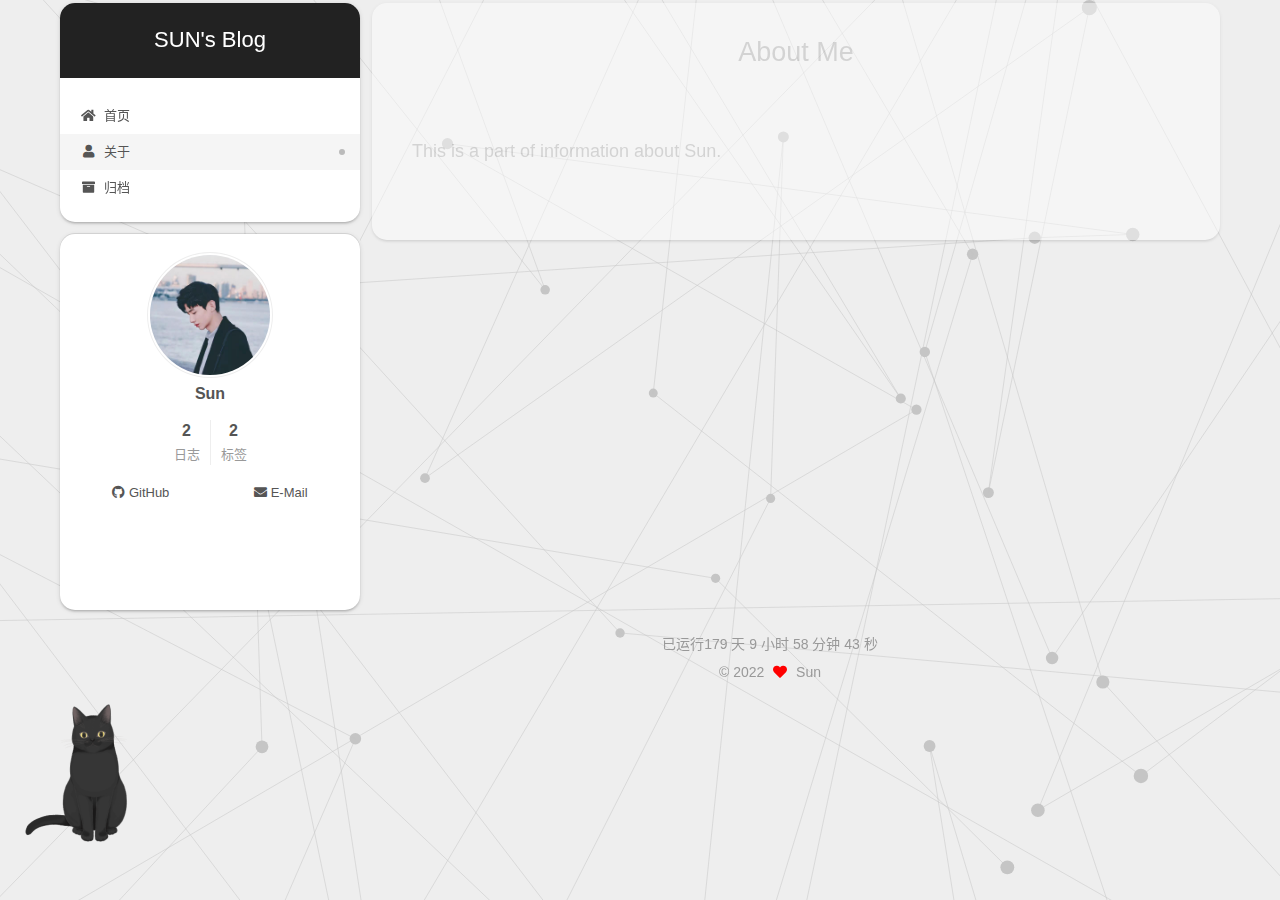
<file: about/index.html>
<!DOCTYPE html>
<html lang="zh-CN">
<head>
  <meta charset="UTF-8">
<meta name="viewport" content="width=device-width, initial-scale=1, maximum-scale=2">
<meta name="theme-color" content="#222">
<meta name="generator" content="Hexo 6.0.0">
  <link rel="apple-touch-icon" sizes="180x180" href="/images/favicon-32x32-sun.png">
  <link rel="icon" type="image/png" sizes="32x32" href="/images/favicon-32x32-sun.png">
  <link rel="icon" type="image/png" sizes="16x16" href="/images/favicon-16x16-sun.png">
  <link rel="mask-icon" href="/images/logo.svg" color="#222">

<link rel="stylesheet" href="/css/main.css">


<link rel="stylesheet" href="/lib/font-awesome/css/all.min.css">

<script id="hexo-configurations">
    var NexT = window.NexT || {};
    var CONFIG = {"hostname":"example.com","root":"/","scheme":"Gemini","version":"7.8.0","exturl":false,"sidebar":{"position":"left","width":300,"display":"post","padding":18,"offset":12,"onmobile":false},"copycode":{"enable":false,"show_result":false,"style":null},"back2top":{"enable":true,"sidebar":false,"scrollpercent":true},"bookmark":{"enable":false,"color":"#222","save":"auto"},"fancybox":false,"mediumzoom":false,"lazyload":false,"pangu":false,"comments":{"style":"tabs","active":null,"storage":true,"lazyload":false,"nav":null},"algolia":{"hits":{"per_page":10},"labels":{"input_placeholder":"Search for Posts","hits_empty":"We didn't find any results for the search: ${query}","hits_stats":"${hits} results found in ${time} ms"}},"localsearch":{"enable":false,"trigger":"auto","top_n_per_article":1,"unescape":false,"preload":false},"motion":{"enable":true,"async":false,"transition":{"post_block":"fadeIn","post_header":"slideDownIn","post_body":"slideDownIn","coll_header":"slideLeftIn","sidebar":"slideUpIn"}}};
  </script>

  <meta name="description" content="This is a part of information about Sun.">
<meta property="og:type" content="website">
<meta property="og:title" content="About Me">
<meta property="og:url" content="http://example.com/about/index.html">
<meta property="og:site_name" content="SUN&#39;s Blog">
<meta property="og:description" content="This is a part of information about Sun.">
<meta property="og:locale" content="zh_CN">
<meta property="article:published_time" content="2022-01-27T05:46:48.000Z">
<meta property="article:modified_time" content="2022-02-01T06:27:57.914Z">
<meta property="article:author" content="Sun">
<meta name="twitter:card" content="summary">

<link rel="canonical" href="http://example.com/about/">


<script id="page-configurations">
  // https://hexo.io/docs/variables.html
  CONFIG.page = {
    sidebar: "",
    isHome : false,
    isPost : false,
    lang   : 'zh-CN'
  };
</script>

  <title>About Me | SUN's Blog
</title>
  






  <noscript>
  <style>
  .use-motion .brand,
  .use-motion .menu-item,
  .sidebar-inner,
  .use-motion .post-block,
  .use-motion .pagination,
  .use-motion .comments,
  .use-motion .post-header,
  .use-motion .post-body,
  .use-motion .collection-header { opacity: initial; }

  .use-motion .site-title,
  .use-motion .site-subtitle {
    opacity: initial;
    top: initial;
  }

  .use-motion .logo-line-before i { left: initial; }
  .use-motion .logo-line-after i { right: initial; }
  </style>
</noscript>

</head>

<body itemscope itemtype="http://schema.org/WebPage">
  <div class="container use-motion">
    <div class="headband"></div>

    <header class="header" itemscope itemtype="http://schema.org/WPHeader">
      <div class="header-inner"><div class="site-brand-container">
  <div class="site-nav-toggle">
    <div class="toggle" aria-label="切换导航栏">
      <span class="toggle-line toggle-line-first"></span>
      <span class="toggle-line toggle-line-middle"></span>
      <span class="toggle-line toggle-line-last"></span>
    </div>
  </div>

  <div class="site-meta">

    <a href="/" class="brand" rel="start">
      <span class="logo-line-before"><i></i></span>
      <h1 class="site-title">SUN's Blog</h1>
      <span class="logo-line-after"><i></i></span>
    </a>
  </div>

  <div class="site-nav-right">
    <div class="toggle popup-trigger">
    </div>
  </div>
</div>




<nav class="site-nav">
  <ul id="menu" class="main-menu menu">
        <li class="menu-item menu-item-home">

    <a href="/" rel="section"><i class="fa fa-home fa-fw"></i>首页</a>

  </li>
        <li class="menu-item menu-item-about">

    <a href="/about/" rel="section"><i class="fa fa-user fa-fw"></i>关于</a>

  </li>
        <li class="menu-item menu-item-archives">

    <a href="/archives/" rel="section"><i class="fa fa-archive fa-fw"></i>归档</a>

  </li>
  </ul>
</nav>




</div>
    </header>

    
  <div class="back-to-top">
    <i class="fa fa-arrow-up"></i>
    <span>0%</span>
  </div>
  <div class="reading-progress-bar"></div>


    <main class="main">
      <div class="main-inner">
        <div class="content-wrap">
          
  
  

          <div class="content page posts-expand">
            

    
    
    
    <div class="post-block" lang="zh-CN">
      <header class="post-header">

<h1 class="post-title" itemprop="name headline">About Me
</h1>

<div class="post-meta">
  

</div>

</header>

      
      
      
      <div class="post-body">
          <p>This is a part of information about Sun.</p>

      </div>
      
      
      
    </div>
    

    
    
    


          </div>
          

<script>
  window.addEventListener('tabs:register', () => {
    let { activeClass } = CONFIG.comments;
    if (CONFIG.comments.storage) {
      activeClass = localStorage.getItem('comments_active') || activeClass;
    }
    if (activeClass) {
      let activeTab = document.querySelector(`a[href="#comment-${activeClass}"]`);
      if (activeTab) {
        activeTab.click();
      }
    }
  });
  if (CONFIG.comments.storage) {
    window.addEventListener('tabs:click', event => {
      if (!event.target.matches('.tabs-comment .tab-content .tab-pane')) return;
      let commentClass = event.target.classList[1];
      localStorage.setItem('comments_active', commentClass);
    });
  }
</script>

        </div>
          
  
  <div class="toggle sidebar-toggle">
    <span class="toggle-line toggle-line-first"></span>
    <span class="toggle-line toggle-line-middle"></span>
    <span class="toggle-line toggle-line-last"></span>
  </div>

  <aside class="sidebar">
    <div class="sidebar-inner">

      <ul class="sidebar-nav motion-element">
        <li class="sidebar-nav-toc">
          文章目录
        </li>
        <li class="sidebar-nav-overview">
          站点概览
        </li>
      </ul>

      <!--noindex-->
      <div class="post-toc-wrap sidebar-panel">
      </div>
      <!--/noindex-->

      <div class="site-overview-wrap sidebar-panel">
        <div class="site-author motion-element" itemprop="author" itemscope itemtype="http://schema.org/Person">
    <img class="site-author-image" itemprop="image" alt="Sun"
      src="/images/avatar.jpg">
  <p class="site-author-name" itemprop="name">Sun</p>
  <div class="site-description" itemprop="description"></div>
</div>
<div class="site-state-wrap motion-element">
  <nav class="site-state">
      <div class="site-state-item site-state-posts">
          <a href="/archives/">
        
          <span class="site-state-item-count">2</span>
          <span class="site-state-item-name">日志</span>
        </a>
      </div>
      <div class="site-state-item site-state-tags">
        <span class="site-state-item-count">2</span>
        <span class="site-state-item-name">标签</span>
      </div>
  </nav>
</div>
  <div class="links-of-author motion-element">
      <span class="links-of-author-item">
        <a href="https://github.com/M-SunRise" title="GitHub → https:&#x2F;&#x2F;github.com&#x2F;M-SunRise" rel="noopener" target="_blank"><i class="fab fa-github fa-fw"></i>GitHub</a>
      </span>
      <span class="links-of-author-item">
        <a href="mailto:jingh_sun@126.com" title="E-Mail → mailto:jingh_sun@126.com" rel="noopener" target="_blank"><i class="fa fa-envelope fa-fw"></i>E-Mail</a>
      </span>
  </div>



      </div>
      <div id="music163player">
       <iframe frameborder="no" border="0" marginwidth="0" marginheight="0" width=330 height=86 src="//music.163.com/outchain/player?type=2&id=520277152&auto=1&height=66"></iframe>
      </div>
    </div>
  </aside>
  <div id="sidebar-dimmer"></div>


      </div>
    </main>

    <footer class="footer">
      <div class="footer-inner">
        

        
<!--添加运行时间-->
<span id="sitetime"></span>
<script language=javascript>
    function siteTime(){
        window.setTimeout("siteTime()", 1000);
        var seconds = 1000;
        var minutes = seconds * 60;
        var hours = minutes * 60;
        var days = hours * 24;
        var years = days * 365;
        var today = new Date();
        var todayYear = today.getFullYear();
        var todayMonth = today.getMonth()+1;
        var todayDate = today.getDate();
        var todayHour = today.getHours();
        var todayMinute = today.getMinutes();
        var todaySecond = today.getSeconds();
        /* 
      Date.UTC() -- 返回date对象距世界标准时间(UTC)1970年1月1日午夜之间的毫秒数(时间戳)
      year - 作为date对象的年份，为4位年份值
      month - 0-11之间的整数，做为date对象的月份
      day - 1-31之间的整数，做为date对象的天数
      hours - 0(午夜24点)-23之间的整数，做为date对象的小时数
      minutes - 0-59之间的整数，做为date对象的分钟数
      seconds - 0-59之间的整数，做为date对象的秒数
      microseconds - 0-999之间的整数，做为date对象的毫秒数
     */
        var t1 = Date.UTC(2021,01,27,08,00,00); //北京时间2018-2-13 00:00:00
        var t2 = Date.UTC(todayYear,todayMonth,todayDate,todayHour,todayMinute,todaySecond);
        var diff = t2-t1;
        var diffYears = Math.floor(diff/years);
        var diffDays = Math.floor((diff/days)-diffYears*365);
        var diffHours = Math.floor((diff-(diffYears*365+diffDays)*days)/hours);
        var diffMinutes = Math.floor((diff-(diffYears*365+diffDays)*days-diffHours*hours)/minutes);
        var diffSeconds = Math.floor((diff-(diffYears*365+diffDays)*days-diffHours*hours-diffMinutes*minutes)/seconds);
        document.getElementById("sitetime").innerHTML=" 已运行"+/*diffYears+" 年 "+*/diffDays+" 天 "+diffHours+" 小时 "+diffMinutes+" 分钟 "+diffSeconds+" 秒";
    }
    siteTime();
</script>
<div class="copyright">
  
  &copy; 
  <span itemprop="copyrightYear">2022</span>
  <span class="with-love">
    <i class="fa fa-heart"></i>
  </span>
  <span class="author" itemprop="copyrightHolder">Sun</span>
</div>


        








      </div>
    </footer>
  </div>

  
  <script src="/lib/anime.min.js"></script>
  <script src="/lib/velocity/velocity.min.js"></script>
  <script src="/lib/velocity/velocity.ui.min.js"></script>

<script src="/js/utils.js"></script>

<script src="/js/motion.js"></script>


<script src="/js/schemes/pisces.js"></script>


<script src="/js/next-boot.js"></script>


  <script defer src="/lib/three/three.min.js"></script>
    <script defer src="/lib/three/canvas_lines.min.js"></script>


  















  

  

  

  <script async src="/js/cursor/fireworks.js"></script>

  
<script src="/live2dw/lib/L2Dwidget.min.js?094cbace49a39548bed64abff5988b05"></script><script>L2Dwidget.init({"pluginModelPath":"assets/","model":{"jsonPath":"/live2dw/assets/hijiki.model.json"},"display":{"position":"left","width":150,"height":300,"hOffset":20},"mobile":{"show":true},"log":false,"pluginJsPath":"lib/","pluginRootPath":"live2dw/","tagMode":false});</script></body>
</html>
</file>
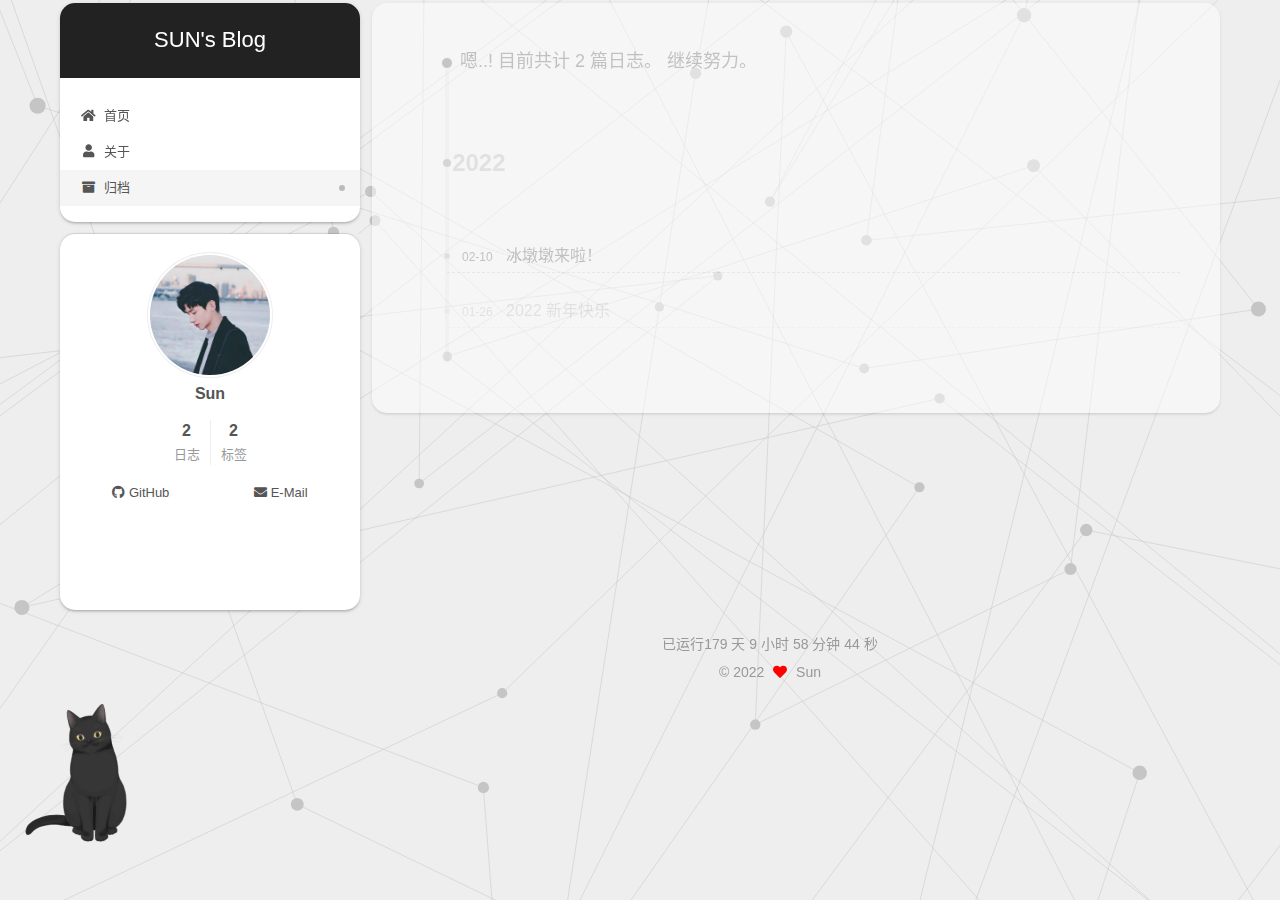
<file: archives/index.html>
<!DOCTYPE html>
<html lang="zh-CN">
<head>
  <meta charset="UTF-8">
<meta name="viewport" content="width=device-width, initial-scale=1, maximum-scale=2">
<meta name="theme-color" content="#222">
<meta name="generator" content="Hexo 6.0.0">
  <link rel="apple-touch-icon" sizes="180x180" href="/images/favicon-32x32-sun.png">
  <link rel="icon" type="image/png" sizes="32x32" href="/images/favicon-32x32-sun.png">
  <link rel="icon" type="image/png" sizes="16x16" href="/images/favicon-16x16-sun.png">
  <link rel="mask-icon" href="/images/logo.svg" color="#222">

<link rel="stylesheet" href="/css/main.css">


<link rel="stylesheet" href="/lib/font-awesome/css/all.min.css">

<script id="hexo-configurations">
    var NexT = window.NexT || {};
    var CONFIG = {"hostname":"example.com","root":"/","scheme":"Gemini","version":"7.8.0","exturl":false,"sidebar":{"position":"left","width":300,"display":"post","padding":18,"offset":12,"onmobile":false},"copycode":{"enable":false,"show_result":false,"style":null},"back2top":{"enable":true,"sidebar":false,"scrollpercent":true},"bookmark":{"enable":false,"color":"#222","save":"auto"},"fancybox":false,"mediumzoom":false,"lazyload":false,"pangu":false,"comments":{"style":"tabs","active":null,"storage":true,"lazyload":false,"nav":null},"algolia":{"hits":{"per_page":10},"labels":{"input_placeholder":"Search for Posts","hits_empty":"We didn't find any results for the search: ${query}","hits_stats":"${hits} results found in ${time} ms"}},"localsearch":{"enable":false,"trigger":"auto","top_n_per_article":1,"unescape":false,"preload":false},"motion":{"enable":true,"async":false,"transition":{"post_block":"fadeIn","post_header":"slideDownIn","post_body":"slideDownIn","coll_header":"slideLeftIn","sidebar":"slideUpIn"}}};
  </script>

  <meta property="og:type" content="website">
<meta property="og:title" content="SUN&#39;s Blog">
<meta property="og:url" content="http://example.com/archives/index.html">
<meta property="og:site_name" content="SUN&#39;s Blog">
<meta property="og:locale" content="zh_CN">
<meta property="article:author" content="Sun">
<meta name="twitter:card" content="summary">

<link rel="canonical" href="http://example.com/archives/">


<script id="page-configurations">
  // https://hexo.io/docs/variables.html
  CONFIG.page = {
    sidebar: "",
    isHome : false,
    isPost : false,
    lang   : 'zh-CN'
  };
</script>

  <title>归档 | SUN's Blog</title>
  






  <noscript>
  <style>
  .use-motion .brand,
  .use-motion .menu-item,
  .sidebar-inner,
  .use-motion .post-block,
  .use-motion .pagination,
  .use-motion .comments,
  .use-motion .post-header,
  .use-motion .post-body,
  .use-motion .collection-header { opacity: initial; }

  .use-motion .site-title,
  .use-motion .site-subtitle {
    opacity: initial;
    top: initial;
  }

  .use-motion .logo-line-before i { left: initial; }
  .use-motion .logo-line-after i { right: initial; }
  </style>
</noscript>

</head>

<body itemscope itemtype="http://schema.org/WebPage">
  <div class="container use-motion">
    <div class="headband"></div>

    <header class="header" itemscope itemtype="http://schema.org/WPHeader">
      <div class="header-inner"><div class="site-brand-container">
  <div class="site-nav-toggle">
    <div class="toggle" aria-label="切换导航栏">
      <span class="toggle-line toggle-line-first"></span>
      <span class="toggle-line toggle-line-middle"></span>
      <span class="toggle-line toggle-line-last"></span>
    </div>
  </div>

  <div class="site-meta">

    <a href="/" class="brand" rel="start">
      <span class="logo-line-before"><i></i></span>
      <h1 class="site-title">SUN's Blog</h1>
      <span class="logo-line-after"><i></i></span>
    </a>
  </div>

  <div class="site-nav-right">
    <div class="toggle popup-trigger">
    </div>
  </div>
</div>




<nav class="site-nav">
  <ul id="menu" class="main-menu menu">
        <li class="menu-item menu-item-home">

    <a href="/" rel="section"><i class="fa fa-home fa-fw"></i>首页</a>

  </li>
        <li class="menu-item menu-item-about">

    <a href="/about/" rel="section"><i class="fa fa-user fa-fw"></i>关于</a>

  </li>
        <li class="menu-item menu-item-archives">

    <a href="/archives/" rel="section"><i class="fa fa-archive fa-fw"></i>归档</a>

  </li>
  </ul>
</nav>




</div>
    </header>

    
  <div class="back-to-top">
    <i class="fa fa-arrow-up"></i>
    <span>0%</span>
  </div>
  <div class="reading-progress-bar"></div>


    <main class="main">
      <div class="main-inner">
        <div class="content-wrap">
          

          <div class="content archive">
            

  
  
  
  <div class="post-block">
    <div class="posts-collapse">
      <div class="collection-title">
        <span class="collection-header">嗯..! 目前共计 2 篇日志。 继续努力。</span>
      </div>

      
    <div class="collection-year">
      <span class="collection-header">2022</span>
    </div>

  <article itemscope itemtype="http://schema.org/Article">
    <header class="post-header">

      <div class="post-meta">
        <time itemprop="dateCreated"
              datetime="2022-02-10T10:32:53+08:00"
              content="2022-02-10">
          02-10
        </time>
      </div>

      <div class="post-title">
          <a class="post-title-link" href="/2022/02/10/%E5%86%B0%E5%A2%A9%E5%A2%A9%E6%9D%A5%E5%95%A6%EF%BC%81/" itemprop="url">
            <span itemprop="name">冰墩墩来啦！</span>
          </a>
      </div>

    </header>
  </article>

  <article itemscope itemtype="http://schema.org/Article">
    <header class="post-header">

      <div class="post-meta">
        <time itemprop="dateCreated"
              datetime="2022-01-26T15:33:33+08:00"
              content="2022-01-26">
          01-26
        </time>
      </div>

      <div class="post-title">
          <a class="post-title-link" href="/2022/01/26/hello-world/" itemprop="url">
            <span itemprop="name">2022	新年快乐</span>
          </a>
      </div>

    </header>
  </article>


    </div>
  </div>
  
  
  

  



          </div>
          

<script>
  window.addEventListener('tabs:register', () => {
    let { activeClass } = CONFIG.comments;
    if (CONFIG.comments.storage) {
      activeClass = localStorage.getItem('comments_active') || activeClass;
    }
    if (activeClass) {
      let activeTab = document.querySelector(`a[href="#comment-${activeClass}"]`);
      if (activeTab) {
        activeTab.click();
      }
    }
  });
  if (CONFIG.comments.storage) {
    window.addEventListener('tabs:click', event => {
      if (!event.target.matches('.tabs-comment .tab-content .tab-pane')) return;
      let commentClass = event.target.classList[1];
      localStorage.setItem('comments_active', commentClass);
    });
  }
</script>

        </div>
          
  
  <div class="toggle sidebar-toggle">
    <span class="toggle-line toggle-line-first"></span>
    <span class="toggle-line toggle-line-middle"></span>
    <span class="toggle-line toggle-line-last"></span>
  </div>

  <aside class="sidebar">
    <div class="sidebar-inner">

      <ul class="sidebar-nav motion-element">
        <li class="sidebar-nav-toc">
          文章目录
        </li>
        <li class="sidebar-nav-overview">
          站点概览
        </li>
      </ul>

      <!--noindex-->
      <div class="post-toc-wrap sidebar-panel">
      </div>
      <!--/noindex-->

      <div class="site-overview-wrap sidebar-panel">
        <div class="site-author motion-element" itemprop="author" itemscope itemtype="http://schema.org/Person">
    <img class="site-author-image" itemprop="image" alt="Sun"
      src="/images/avatar.jpg">
  <p class="site-author-name" itemprop="name">Sun</p>
  <div class="site-description" itemprop="description"></div>
</div>
<div class="site-state-wrap motion-element">
  <nav class="site-state">
      <div class="site-state-item site-state-posts">
          <a href="/archives/">
        
          <span class="site-state-item-count">2</span>
          <span class="site-state-item-name">日志</span>
        </a>
      </div>
      <div class="site-state-item site-state-tags">
        <span class="site-state-item-count">2</span>
        <span class="site-state-item-name">标签</span>
      </div>
  </nav>
</div>
  <div class="links-of-author motion-element">
      <span class="links-of-author-item">
        <a href="https://github.com/M-SunRise" title="GitHub → https:&#x2F;&#x2F;github.com&#x2F;M-SunRise" rel="noopener" target="_blank"><i class="fab fa-github fa-fw"></i>GitHub</a>
      </span>
      <span class="links-of-author-item">
        <a href="mailto:jingh_sun@126.com" title="E-Mail → mailto:jingh_sun@126.com" rel="noopener" target="_blank"><i class="fa fa-envelope fa-fw"></i>E-Mail</a>
      </span>
  </div>



      </div>
      <div id="music163player">
       <iframe frameborder="no" border="0" marginwidth="0" marginheight="0" width=330 height=86 src="//music.163.com/outchain/player?type=2&id=520277152&auto=1&height=66"></iframe>
      </div>
    </div>
  </aside>
  <div id="sidebar-dimmer"></div>


      </div>
    </main>

    <footer class="footer">
      <div class="footer-inner">
        

        
<!--添加运行时间-->
<span id="sitetime"></span>
<script language=javascript>
    function siteTime(){
        window.setTimeout("siteTime()", 1000);
        var seconds = 1000;
        var minutes = seconds * 60;
        var hours = minutes * 60;
        var days = hours * 24;
        var years = days * 365;
        var today = new Date();
        var todayYear = today.getFullYear();
        var todayMonth = today.getMonth()+1;
        var todayDate = today.getDate();
        var todayHour = today.getHours();
        var todayMinute = today.getMinutes();
        var todaySecond = today.getSeconds();
        /* 
      Date.UTC() -- 返回date对象距世界标准时间(UTC)1970年1月1日午夜之间的毫秒数(时间戳)
      year - 作为date对象的年份，为4位年份值
      month - 0-11之间的整数，做为date对象的月份
      day - 1-31之间的整数，做为date对象的天数
      hours - 0(午夜24点)-23之间的整数，做为date对象的小时数
      minutes - 0-59之间的整数，做为date对象的分钟数
      seconds - 0-59之间的整数，做为date对象的秒数
      microseconds - 0-999之间的整数，做为date对象的毫秒数
     */
        var t1 = Date.UTC(2021,01,27,08,00,00); //北京时间2018-2-13 00:00:00
        var t2 = Date.UTC(todayYear,todayMonth,todayDate,todayHour,todayMinute,todaySecond);
        var diff = t2-t1;
        var diffYears = Math.floor(diff/years);
        var diffDays = Math.floor((diff/days)-diffYears*365);
        var diffHours = Math.floor((diff-(diffYears*365+diffDays)*days)/hours);
        var diffMinutes = Math.floor((diff-(diffYears*365+diffDays)*days-diffHours*hours)/minutes);
        var diffSeconds = Math.floor((diff-(diffYears*365+diffDays)*days-diffHours*hours-diffMinutes*minutes)/seconds);
        document.getElementById("sitetime").innerHTML=" 已运行"+/*diffYears+" 年 "+*/diffDays+" 天 "+diffHours+" 小时 "+diffMinutes+" 分钟 "+diffSeconds+" 秒";
    }
    siteTime();
</script>
<div class="copyright">
  
  &copy; 
  <span itemprop="copyrightYear">2022</span>
  <span class="with-love">
    <i class="fa fa-heart"></i>
  </span>
  <span class="author" itemprop="copyrightHolder">Sun</span>
</div>


        








      </div>
    </footer>
  </div>

  
  <script src="/lib/anime.min.js"></script>
  <script src="/lib/velocity/velocity.min.js"></script>
  <script src="/lib/velocity/velocity.ui.min.js"></script>

<script src="/js/utils.js"></script>

<script src="/js/motion.js"></script>


<script src="/js/schemes/pisces.js"></script>


<script src="/js/next-boot.js"></script>


  <script defer src="/lib/three/three.min.js"></script>
    <script defer src="/lib/three/canvas_lines.min.js"></script>


  















  

  

  

  <script async src="/js/cursor/fireworks.js"></script>

  
<script src="/live2dw/lib/L2Dwidget.min.js?094cbace49a39548bed64abff5988b05"></script><script>L2Dwidget.init({"pluginModelPath":"assets/","model":{"jsonPath":"/live2dw/assets/hijiki.model.json"},"display":{"position":"left","width":150,"height":300,"hOffset":20},"mobile":{"show":true},"log":false,"pluginJsPath":"lib/","pluginRootPath":"live2dw/","tagMode":false});</script></body>
</html>
</file>
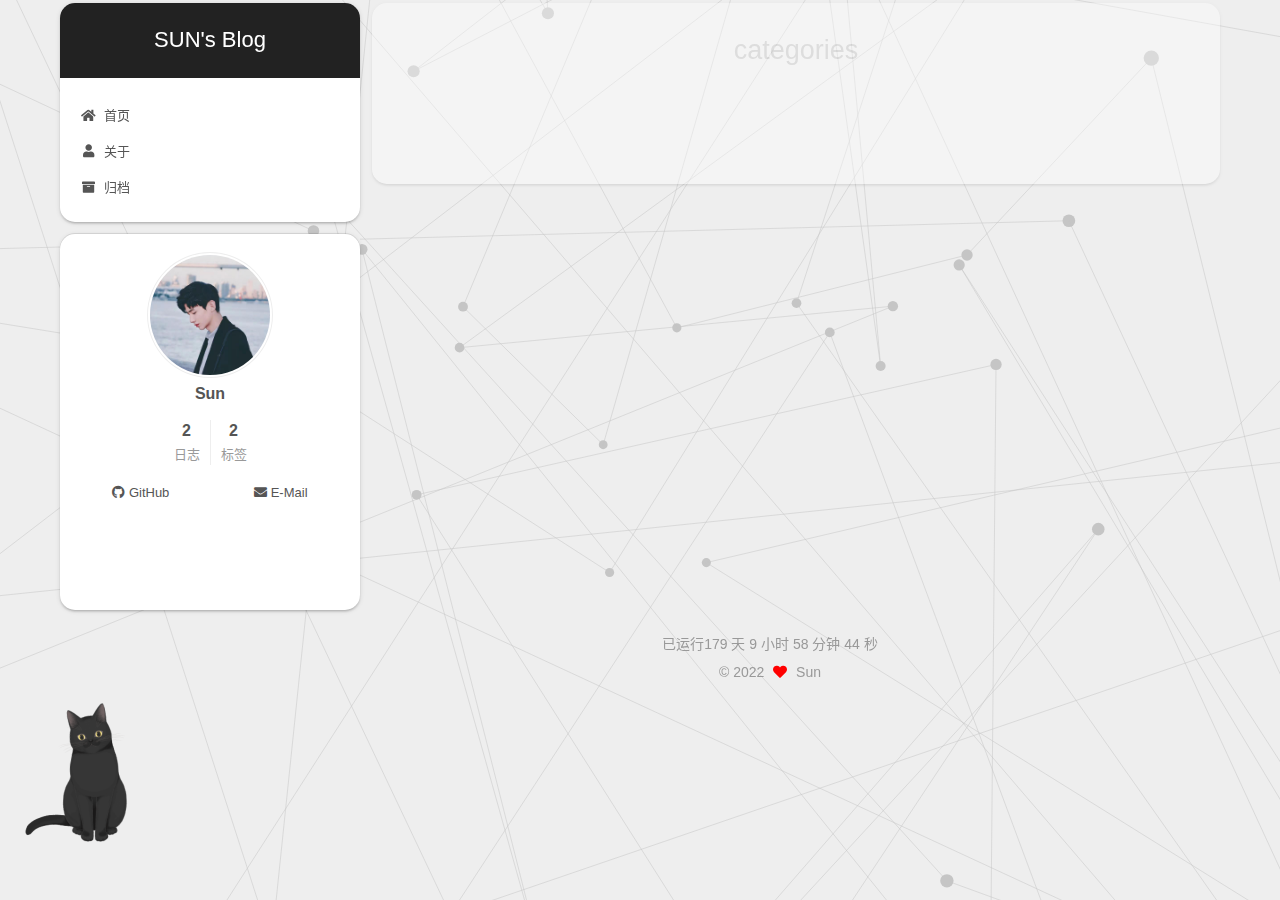
<file: categories/index.html>
<!DOCTYPE html>
<html lang="zh-CN">
<head>
  <meta charset="UTF-8">
<meta name="viewport" content="width=device-width, initial-scale=1, maximum-scale=2">
<meta name="theme-color" content="#222">
<meta name="generator" content="Hexo 6.0.0">
  <link rel="apple-touch-icon" sizes="180x180" href="/images/favicon-32x32-sun.png">
  <link rel="icon" type="image/png" sizes="32x32" href="/images/favicon-32x32-sun.png">
  <link rel="icon" type="image/png" sizes="16x16" href="/images/favicon-16x16-sun.png">
  <link rel="mask-icon" href="/images/logo.svg" color="#222">

<link rel="stylesheet" href="/css/main.css">


<link rel="stylesheet" href="/lib/font-awesome/css/all.min.css">

<script id="hexo-configurations">
    var NexT = window.NexT || {};
    var CONFIG = {"hostname":"example.com","root":"/","scheme":"Gemini","version":"7.8.0","exturl":false,"sidebar":{"position":"left","width":300,"display":"post","padding":18,"offset":12,"onmobile":false},"copycode":{"enable":false,"show_result":false,"style":null},"back2top":{"enable":true,"sidebar":false,"scrollpercent":true},"bookmark":{"enable":false,"color":"#222","save":"auto"},"fancybox":false,"mediumzoom":false,"lazyload":false,"pangu":false,"comments":{"style":"tabs","active":null,"storage":true,"lazyload":false,"nav":null},"algolia":{"hits":{"per_page":10},"labels":{"input_placeholder":"Search for Posts","hits_empty":"We didn't find any results for the search: ${query}","hits_stats":"${hits} results found in ${time} ms"}},"localsearch":{"enable":false,"trigger":"auto","top_n_per_article":1,"unescape":false,"preload":false},"motion":{"enable":true,"async":false,"transition":{"post_block":"fadeIn","post_header":"slideDownIn","post_body":"slideDownIn","coll_header":"slideLeftIn","sidebar":"slideUpIn"}}};
  </script>

  <meta property="og:type" content="website">
<meta property="og:title" content="categories">
<meta property="og:url" content="http://example.com/categories/index.html">
<meta property="og:site_name" content="SUN&#39;s Blog">
<meta property="og:locale" content="zh_CN">
<meta property="article:published_time" content="2022-01-27T06:07:24.000Z">
<meta property="article:modified_time" content="2022-01-27T06:07:24.304Z">
<meta property="article:author" content="Sun">
<meta name="twitter:card" content="summary">

<link rel="canonical" href="http://example.com/categories/">


<script id="page-configurations">
  // https://hexo.io/docs/variables.html
  CONFIG.page = {
    sidebar: "",
    isHome : false,
    isPost : false,
    lang   : 'zh-CN'
  };
</script>

  <title>categories | SUN's Blog
</title>
  






  <noscript>
  <style>
  .use-motion .brand,
  .use-motion .menu-item,
  .sidebar-inner,
  .use-motion .post-block,
  .use-motion .pagination,
  .use-motion .comments,
  .use-motion .post-header,
  .use-motion .post-body,
  .use-motion .collection-header { opacity: initial; }

  .use-motion .site-title,
  .use-motion .site-subtitle {
    opacity: initial;
    top: initial;
  }

  .use-motion .logo-line-before i { left: initial; }
  .use-motion .logo-line-after i { right: initial; }
  </style>
</noscript>

</head>

<body itemscope itemtype="http://schema.org/WebPage">
  <div class="container use-motion">
    <div class="headband"></div>

    <header class="header" itemscope itemtype="http://schema.org/WPHeader">
      <div class="header-inner"><div class="site-brand-container">
  <div class="site-nav-toggle">
    <div class="toggle" aria-label="切换导航栏">
      <span class="toggle-line toggle-line-first"></span>
      <span class="toggle-line toggle-line-middle"></span>
      <span class="toggle-line toggle-line-last"></span>
    </div>
  </div>

  <div class="site-meta">

    <a href="/" class="brand" rel="start">
      <span class="logo-line-before"><i></i></span>
      <h1 class="site-title">SUN's Blog</h1>
      <span class="logo-line-after"><i></i></span>
    </a>
  </div>

  <div class="site-nav-right">
    <div class="toggle popup-trigger">
    </div>
  </div>
</div>




<nav class="site-nav">
  <ul id="menu" class="main-menu menu">
        <li class="menu-item menu-item-home">

    <a href="/" rel="section"><i class="fa fa-home fa-fw"></i>首页</a>

  </li>
        <li class="menu-item menu-item-about">

    <a href="/about/" rel="section"><i class="fa fa-user fa-fw"></i>关于</a>

  </li>
        <li class="menu-item menu-item-archives">

    <a href="/archives/" rel="section"><i class="fa fa-archive fa-fw"></i>归档</a>

  </li>
  </ul>
</nav>




</div>
    </header>

    
  <div class="back-to-top">
    <i class="fa fa-arrow-up"></i>
    <span>0%</span>
  </div>
  <div class="reading-progress-bar"></div>


    <main class="main">
      <div class="main-inner">
        <div class="content-wrap">
          
  
  

          <div class="content page posts-expand">
            

    
    
    
    <div class="post-block" lang="zh-CN">
      <header class="post-header">

<h1 class="post-title" itemprop="name headline">categories
</h1>

<div class="post-meta">
  

</div>

</header>

      
      
      
      <div class="post-body">
          
      </div>
      
      
      
    </div>
    

    
    
    


          </div>
          

<script>
  window.addEventListener('tabs:register', () => {
    let { activeClass } = CONFIG.comments;
    if (CONFIG.comments.storage) {
      activeClass = localStorage.getItem('comments_active') || activeClass;
    }
    if (activeClass) {
      let activeTab = document.querySelector(`a[href="#comment-${activeClass}"]`);
      if (activeTab) {
        activeTab.click();
      }
    }
  });
  if (CONFIG.comments.storage) {
    window.addEventListener('tabs:click', event => {
      if (!event.target.matches('.tabs-comment .tab-content .tab-pane')) return;
      let commentClass = event.target.classList[1];
      localStorage.setItem('comments_active', commentClass);
    });
  }
</script>

        </div>
          
  
  <div class="toggle sidebar-toggle">
    <span class="toggle-line toggle-line-first"></span>
    <span class="toggle-line toggle-line-middle"></span>
    <span class="toggle-line toggle-line-last"></span>
  </div>

  <aside class="sidebar">
    <div class="sidebar-inner">

      <ul class="sidebar-nav motion-element">
        <li class="sidebar-nav-toc">
          文章目录
        </li>
        <li class="sidebar-nav-overview">
          站点概览
        </li>
      </ul>

      <!--noindex-->
      <div class="post-toc-wrap sidebar-panel">
      </div>
      <!--/noindex-->

      <div class="site-overview-wrap sidebar-panel">
        <div class="site-author motion-element" itemprop="author" itemscope itemtype="http://schema.org/Person">
    <img class="site-author-image" itemprop="image" alt="Sun"
      src="/images/avatar.jpg">
  <p class="site-author-name" itemprop="name">Sun</p>
  <div class="site-description" itemprop="description"></div>
</div>
<div class="site-state-wrap motion-element">
  <nav class="site-state">
      <div class="site-state-item site-state-posts">
          <a href="/archives/">
        
          <span class="site-state-item-count">2</span>
          <span class="site-state-item-name">日志</span>
        </a>
      </div>
      <div class="site-state-item site-state-tags">
        <span class="site-state-item-count">2</span>
        <span class="site-state-item-name">标签</span>
      </div>
  </nav>
</div>
  <div class="links-of-author motion-element">
      <span class="links-of-author-item">
        <a href="https://github.com/M-SunRise" title="GitHub → https:&#x2F;&#x2F;github.com&#x2F;M-SunRise" rel="noopener" target="_blank"><i class="fab fa-github fa-fw"></i>GitHub</a>
      </span>
      <span class="links-of-author-item">
        <a href="mailto:jingh_sun@126.com" title="E-Mail → mailto:jingh_sun@126.com" rel="noopener" target="_blank"><i class="fa fa-envelope fa-fw"></i>E-Mail</a>
      </span>
  </div>



      </div>
      <div id="music163player">
       <iframe frameborder="no" border="0" marginwidth="0" marginheight="0" width=330 height=86 src="//music.163.com/outchain/player?type=2&id=520277152&auto=1&height=66"></iframe>
      </div>
    </div>
  </aside>
  <div id="sidebar-dimmer"></div>


      </div>
    </main>

    <footer class="footer">
      <div class="footer-inner">
        

        
<!--添加运行时间-->
<span id="sitetime"></span>
<script language=javascript>
    function siteTime(){
        window.setTimeout("siteTime()", 1000);
        var seconds = 1000;
        var minutes = seconds * 60;
        var hours = minutes * 60;
        var days = hours * 24;
        var years = days * 365;
        var today = new Date();
        var todayYear = today.getFullYear();
        var todayMonth = today.getMonth()+1;
        var todayDate = today.getDate();
        var todayHour = today.getHours();
        var todayMinute = today.getMinutes();
        var todaySecond = today.getSeconds();
        /* 
      Date.UTC() -- 返回date对象距世界标准时间(UTC)1970年1月1日午夜之间的毫秒数(时间戳)
      year - 作为date对象的年份，为4位年份值
      month - 0-11之间的整数，做为date对象的月份
      day - 1-31之间的整数，做为date对象的天数
      hours - 0(午夜24点)-23之间的整数，做为date对象的小时数
      minutes - 0-59之间的整数，做为date对象的分钟数
      seconds - 0-59之间的整数，做为date对象的秒数
      microseconds - 0-999之间的整数，做为date对象的毫秒数
     */
        var t1 = Date.UTC(2021,01,27,08,00,00); //北京时间2018-2-13 00:00:00
        var t2 = Date.UTC(todayYear,todayMonth,todayDate,todayHour,todayMinute,todaySecond);
        var diff = t2-t1;
        var diffYears = Math.floor(diff/years);
        var diffDays = Math.floor((diff/days)-diffYears*365);
        var diffHours = Math.floor((diff-(diffYears*365+diffDays)*days)/hours);
        var diffMinutes = Math.floor((diff-(diffYears*365+diffDays)*days-diffHours*hours)/minutes);
        var diffSeconds = Math.floor((diff-(diffYears*365+diffDays)*days-diffHours*hours-diffMinutes*minutes)/seconds);
        document.getElementById("sitetime").innerHTML=" 已运行"+/*diffYears+" 年 "+*/diffDays+" 天 "+diffHours+" 小时 "+diffMinutes+" 分钟 "+diffSeconds+" 秒";
    }
    siteTime();
</script>
<div class="copyright">
  
  &copy; 
  <span itemprop="copyrightYear">2022</span>
  <span class="with-love">
    <i class="fa fa-heart"></i>
  </span>
  <span class="author" itemprop="copyrightHolder">Sun</span>
</div>


        








      </div>
    </footer>
  </div>

  
  <script src="/lib/anime.min.js"></script>
  <script src="/lib/velocity/velocity.min.js"></script>
  <script src="/lib/velocity/velocity.ui.min.js"></script>

<script src="/js/utils.js"></script>

<script src="/js/motion.js"></script>


<script src="/js/schemes/pisces.js"></script>


<script src="/js/next-boot.js"></script>


  <script defer src="/lib/three/three.min.js"></script>
    <script defer src="/lib/three/canvas_lines.min.js"></script>


  















  

  

  

  <script async src="/js/cursor/fireworks.js"></script>

  
<script src="/live2dw/lib/L2Dwidget.min.js?094cbace49a39548bed64abff5988b05"></script><script>L2Dwidget.init({"pluginModelPath":"assets/","model":{"jsonPath":"/live2dw/assets/hijiki.model.json"},"display":{"position":"left","width":150,"height":300,"hOffset":20},"mobile":{"show":true},"log":false,"pluginJsPath":"lib/","pluginRootPath":"live2dw/","tagMode":false});</script></body>
</html>
</file>
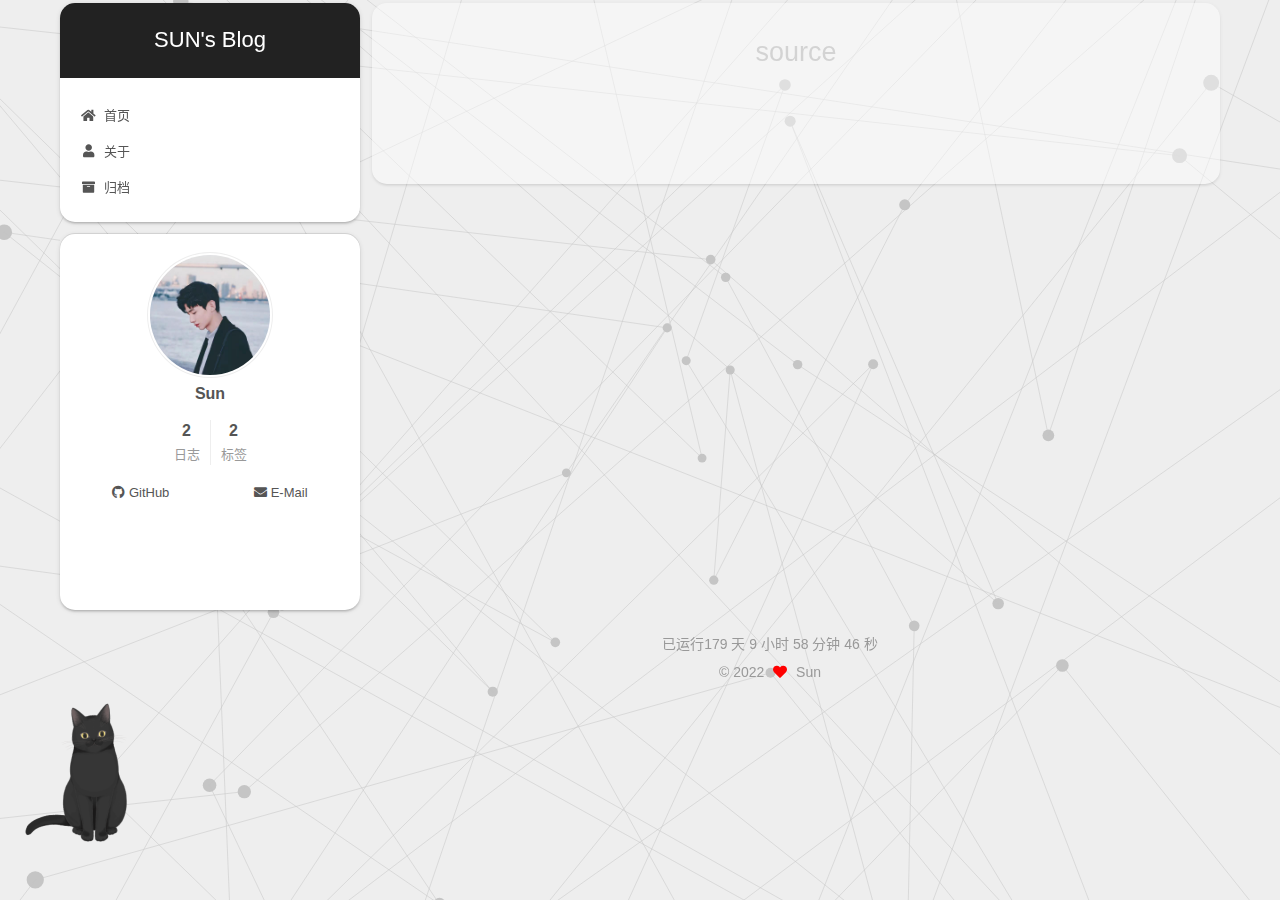
<file: source/index.html>
<!DOCTYPE html>
<html lang="zh-CN">
<head>
  <meta charset="UTF-8">
<meta name="viewport" content="width=device-width, initial-scale=1, maximum-scale=2">
<meta name="theme-color" content="#222">
<meta name="generator" content="Hexo 6.0.0">
  <link rel="apple-touch-icon" sizes="180x180" href="/images/favicon-32x32-sun.png">
  <link rel="icon" type="image/png" sizes="32x32" href="/images/favicon-32x32-sun.png">
  <link rel="icon" type="image/png" sizes="16x16" href="/images/favicon-16x16-sun.png">
  <link rel="mask-icon" href="/images/logo.svg" color="#222">

<link rel="stylesheet" href="/css/main.css">


<link rel="stylesheet" href="/lib/font-awesome/css/all.min.css">

<script id="hexo-configurations">
    var NexT = window.NexT || {};
    var CONFIG = {"hostname":"example.com","root":"/","scheme":"Gemini","version":"7.8.0","exturl":false,"sidebar":{"position":"left","width":300,"display":"post","padding":18,"offset":12,"onmobile":false},"copycode":{"enable":false,"show_result":false,"style":null},"back2top":{"enable":true,"sidebar":false,"scrollpercent":true},"bookmark":{"enable":false,"color":"#222","save":"auto"},"fancybox":false,"mediumzoom":false,"lazyload":false,"pangu":false,"comments":{"style":"tabs","active":null,"storage":true,"lazyload":false,"nav":null},"algolia":{"hits":{"per_page":10},"labels":{"input_placeholder":"Search for Posts","hits_empty":"We didn't find any results for the search: ${query}","hits_stats":"${hits} results found in ${time} ms"}},"localsearch":{"enable":false,"trigger":"auto","top_n_per_article":1,"unescape":false,"preload":false},"motion":{"enable":true,"async":false,"transition":{"post_block":"fadeIn","post_header":"slideDownIn","post_body":"slideDownIn","coll_header":"slideLeftIn","sidebar":"slideUpIn"}}};
  </script>

  <meta property="og:type" content="website">
<meta property="og:title" content="source">
<meta property="og:url" content="http://example.com/source/index.html">
<meta property="og:site_name" content="SUN&#39;s Blog">
<meta property="og:locale" content="zh_CN">
<meta property="article:published_time" content="2022-01-27T06:04:20.000Z">
<meta property="article:modified_time" content="2022-01-27T06:04:20.768Z">
<meta property="article:author" content="Sun">
<meta name="twitter:card" content="summary">

<link rel="canonical" href="http://example.com/source/">


<script id="page-configurations">
  // https://hexo.io/docs/variables.html
  CONFIG.page = {
    sidebar: "",
    isHome : false,
    isPost : false,
    lang   : 'zh-CN'
  };
</script>

  <title>source | SUN's Blog
</title>
  






  <noscript>
  <style>
  .use-motion .brand,
  .use-motion .menu-item,
  .sidebar-inner,
  .use-motion .post-block,
  .use-motion .pagination,
  .use-motion .comments,
  .use-motion .post-header,
  .use-motion .post-body,
  .use-motion .collection-header { opacity: initial; }

  .use-motion .site-title,
  .use-motion .site-subtitle {
    opacity: initial;
    top: initial;
  }

  .use-motion .logo-line-before i { left: initial; }
  .use-motion .logo-line-after i { right: initial; }
  </style>
</noscript>

</head>

<body itemscope itemtype="http://schema.org/WebPage">
  <div class="container use-motion">
    <div class="headband"></div>

    <header class="header" itemscope itemtype="http://schema.org/WPHeader">
      <div class="header-inner"><div class="site-brand-container">
  <div class="site-nav-toggle">
    <div class="toggle" aria-label="切换导航栏">
      <span class="toggle-line toggle-line-first"></span>
      <span class="toggle-line toggle-line-middle"></span>
      <span class="toggle-line toggle-line-last"></span>
    </div>
  </div>

  <div class="site-meta">

    <a href="/" class="brand" rel="start">
      <span class="logo-line-before"><i></i></span>
      <h1 class="site-title">SUN's Blog</h1>
      <span class="logo-line-after"><i></i></span>
    </a>
  </div>

  <div class="site-nav-right">
    <div class="toggle popup-trigger">
    </div>
  </div>
</div>




<nav class="site-nav">
  <ul id="menu" class="main-menu menu">
        <li class="menu-item menu-item-home">

    <a href="/" rel="section"><i class="fa fa-home fa-fw"></i>首页</a>

  </li>
        <li class="menu-item menu-item-about">

    <a href="/about/" rel="section"><i class="fa fa-user fa-fw"></i>关于</a>

  </li>
        <li class="menu-item menu-item-archives">

    <a href="/archives/" rel="section"><i class="fa fa-archive fa-fw"></i>归档</a>

  </li>
  </ul>
</nav>




</div>
    </header>

    
  <div class="back-to-top">
    <i class="fa fa-arrow-up"></i>
    <span>0%</span>
  </div>
  <div class="reading-progress-bar"></div>


    <main class="main">
      <div class="main-inner">
        <div class="content-wrap">
          
  
  

          <div class="content page posts-expand">
            

    
    
    
    <div class="post-block" lang="zh-CN">
      <header class="post-header">

<h1 class="post-title" itemprop="name headline">source
</h1>

<div class="post-meta">
  

</div>

</header>

      
      
      
      <div class="post-body">
          
      </div>
      
      
      
    </div>
    

    
    
    


          </div>
          

<script>
  window.addEventListener('tabs:register', () => {
    let { activeClass } = CONFIG.comments;
    if (CONFIG.comments.storage) {
      activeClass = localStorage.getItem('comments_active') || activeClass;
    }
    if (activeClass) {
      let activeTab = document.querySelector(`a[href="#comment-${activeClass}"]`);
      if (activeTab) {
        activeTab.click();
      }
    }
  });
  if (CONFIG.comments.storage) {
    window.addEventListener('tabs:click', event => {
      if (!event.target.matches('.tabs-comment .tab-content .tab-pane')) return;
      let commentClass = event.target.classList[1];
      localStorage.setItem('comments_active', commentClass);
    });
  }
</script>

        </div>
          
  
  <div class="toggle sidebar-toggle">
    <span class="toggle-line toggle-line-first"></span>
    <span class="toggle-line toggle-line-middle"></span>
    <span class="toggle-line toggle-line-last"></span>
  </div>

  <aside class="sidebar">
    <div class="sidebar-inner">

      <ul class="sidebar-nav motion-element">
        <li class="sidebar-nav-toc">
          文章目录
        </li>
        <li class="sidebar-nav-overview">
          站点概览
        </li>
      </ul>

      <!--noindex-->
      <div class="post-toc-wrap sidebar-panel">
      </div>
      <!--/noindex-->

      <div class="site-overview-wrap sidebar-panel">
        <div class="site-author motion-element" itemprop="author" itemscope itemtype="http://schema.org/Person">
    <img class="site-author-image" itemprop="image" alt="Sun"
      src="/images/avatar.jpg">
  <p class="site-author-name" itemprop="name">Sun</p>
  <div class="site-description" itemprop="description"></div>
</div>
<div class="site-state-wrap motion-element">
  <nav class="site-state">
      <div class="site-state-item site-state-posts">
          <a href="/archives/">
        
          <span class="site-state-item-count">2</span>
          <span class="site-state-item-name">日志</span>
        </a>
      </div>
      <div class="site-state-item site-state-tags">
        <span class="site-state-item-count">2</span>
        <span class="site-state-item-name">标签</span>
      </div>
  </nav>
</div>
  <div class="links-of-author motion-element">
      <span class="links-of-author-item">
        <a href="https://github.com/M-SunRise" title="GitHub → https:&#x2F;&#x2F;github.com&#x2F;M-SunRise" rel="noopener" target="_blank"><i class="fab fa-github fa-fw"></i>GitHub</a>
      </span>
      <span class="links-of-author-item">
        <a href="mailto:jingh_sun@126.com" title="E-Mail → mailto:jingh_sun@126.com" rel="noopener" target="_blank"><i class="fa fa-envelope fa-fw"></i>E-Mail</a>
      </span>
  </div>



      </div>
      <div id="music163player">
       <iframe frameborder="no" border="0" marginwidth="0" marginheight="0" width=330 height=86 src="//music.163.com/outchain/player?type=2&id=520277152&auto=1&height=66"></iframe>
      </div>
    </div>
  </aside>
  <div id="sidebar-dimmer"></div>


      </div>
    </main>

    <footer class="footer">
      <div class="footer-inner">
        

        
<!--添加运行时间-->
<span id="sitetime"></span>
<script language=javascript>
    function siteTime(){
        window.setTimeout("siteTime()", 1000);
        var seconds = 1000;
        var minutes = seconds * 60;
        var hours = minutes * 60;
        var days = hours * 24;
        var years = days * 365;
        var today = new Date();
        var todayYear = today.getFullYear();
        var todayMonth = today.getMonth()+1;
        var todayDate = today.getDate();
        var todayHour = today.getHours();
        var todayMinute = today.getMinutes();
        var todaySecond = today.getSeconds();
        /* 
      Date.UTC() -- 返回date对象距世界标准时间(UTC)1970年1月1日午夜之间的毫秒数(时间戳)
      year - 作为date对象的年份，为4位年份值
      month - 0-11之间的整数，做为date对象的月份
      day - 1-31之间的整数，做为date对象的天数
      hours - 0(午夜24点)-23之间的整数，做为date对象的小时数
      minutes - 0-59之间的整数，做为date对象的分钟数
      seconds - 0-59之间的整数，做为date对象的秒数
      microseconds - 0-999之间的整数，做为date对象的毫秒数
     */
        var t1 = Date.UTC(2021,01,27,08,00,00); //北京时间2018-2-13 00:00:00
        var t2 = Date.UTC(todayYear,todayMonth,todayDate,todayHour,todayMinute,todaySecond);
        var diff = t2-t1;
        var diffYears = Math.floor(diff/years);
        var diffDays = Math.floor((diff/days)-diffYears*365);
        var diffHours = Math.floor((diff-(diffYears*365+diffDays)*days)/hours);
        var diffMinutes = Math.floor((diff-(diffYears*365+diffDays)*days-diffHours*hours)/minutes);
        var diffSeconds = Math.floor((diff-(diffYears*365+diffDays)*days-diffHours*hours-diffMinutes*minutes)/seconds);
        document.getElementById("sitetime").innerHTML=" 已运行"+/*diffYears+" 年 "+*/diffDays+" 天 "+diffHours+" 小时 "+diffMinutes+" 分钟 "+diffSeconds+" 秒";
    }
    siteTime();
</script>
<div class="copyright">
  
  &copy; 
  <span itemprop="copyrightYear">2022</span>
  <span class="with-love">
    <i class="fa fa-heart"></i>
  </span>
  <span class="author" itemprop="copyrightHolder">Sun</span>
</div>


        








      </div>
    </footer>
  </div>

  
  <script src="/lib/anime.min.js"></script>
  <script src="/lib/velocity/velocity.min.js"></script>
  <script src="/lib/velocity/velocity.ui.min.js"></script>

<script src="/js/utils.js"></script>

<script src="/js/motion.js"></script>


<script src="/js/schemes/pisces.js"></script>


<script src="/js/next-boot.js"></script>


  <script defer src="/lib/three/three.min.js"></script>
    <script defer src="/lib/three/canvas_lines.min.js"></script>


  















  

  

  

  <script async src="/js/cursor/fireworks.js"></script>

  
<script src="/live2dw/lib/L2Dwidget.min.js?094cbace49a39548bed64abff5988b05"></script><script>L2Dwidget.init({"pluginModelPath":"assets/","model":{"jsonPath":"/live2dw/assets/hijiki.model.json"},"display":{"position":"left","width":150,"height":300,"hOffset":20},"mobile":{"show":true},"log":false,"pluginJsPath":"lib/","pluginRootPath":"live2dw/","tagMode":false});</script></body>
</html>
</file>
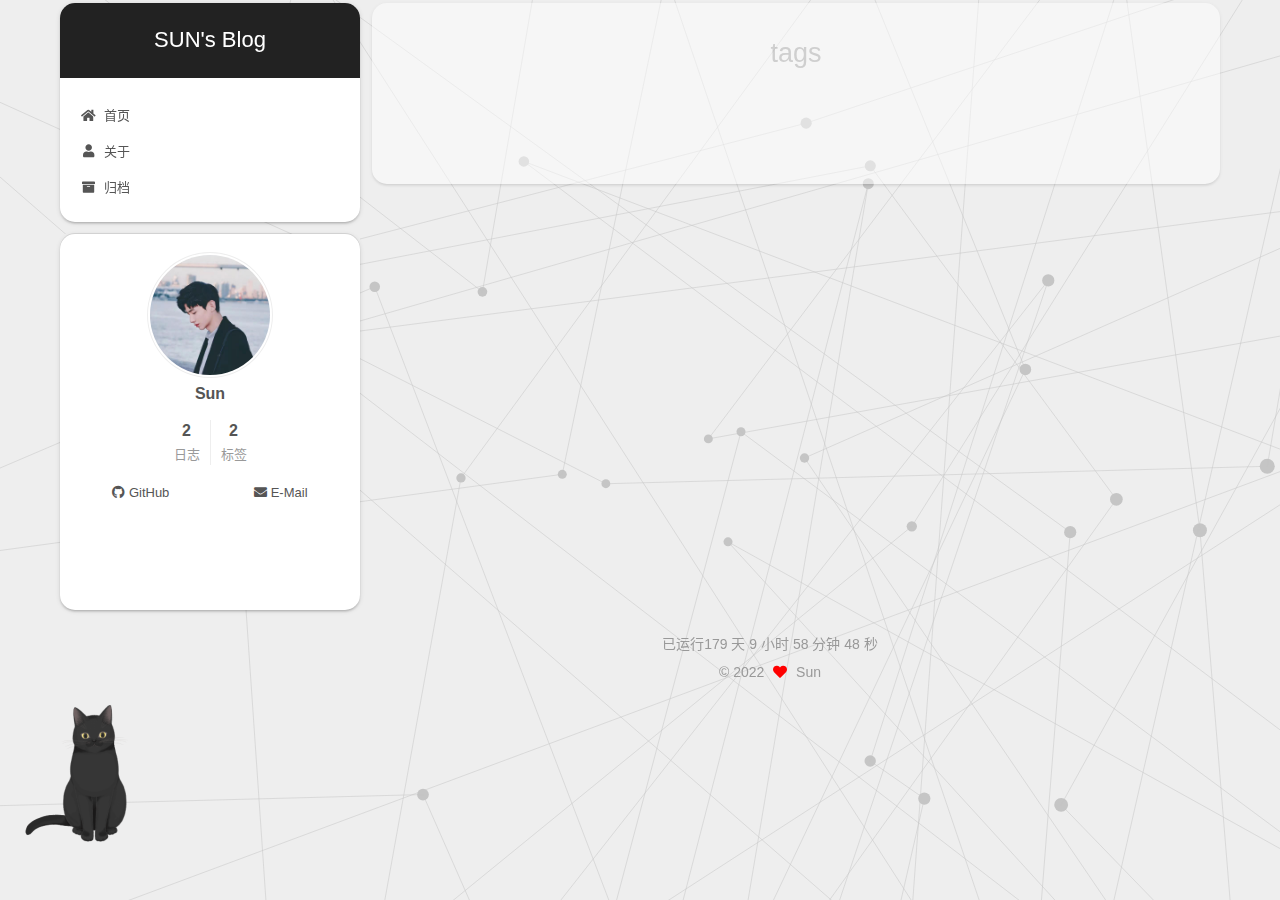
<file: tags/index.html>
<!DOCTYPE html>
<html lang="zh-CN">
<head>
  <meta charset="UTF-8">
<meta name="viewport" content="width=device-width, initial-scale=1, maximum-scale=2">
<meta name="theme-color" content="#222">
<meta name="generator" content="Hexo 6.0.0">
  <link rel="apple-touch-icon" sizes="180x180" href="/images/favicon-32x32-sun.png">
  <link rel="icon" type="image/png" sizes="32x32" href="/images/favicon-32x32-sun.png">
  <link rel="icon" type="image/png" sizes="16x16" href="/images/favicon-16x16-sun.png">
  <link rel="mask-icon" href="/images/logo.svg" color="#222">

<link rel="stylesheet" href="/css/main.css">


<link rel="stylesheet" href="/lib/font-awesome/css/all.min.css">

<script id="hexo-configurations">
    var NexT = window.NexT || {};
    var CONFIG = {"hostname":"example.com","root":"/","scheme":"Gemini","version":"7.8.0","exturl":false,"sidebar":{"position":"left","width":300,"display":"post","padding":18,"offset":12,"onmobile":false},"copycode":{"enable":false,"show_result":false,"style":null},"back2top":{"enable":true,"sidebar":false,"scrollpercent":true},"bookmark":{"enable":false,"color":"#222","save":"auto"},"fancybox":false,"mediumzoom":false,"lazyload":false,"pangu":false,"comments":{"style":"tabs","active":null,"storage":true,"lazyload":false,"nav":null},"algolia":{"hits":{"per_page":10},"labels":{"input_placeholder":"Search for Posts","hits_empty":"We didn't find any results for the search: ${query}","hits_stats":"${hits} results found in ${time} ms"}},"localsearch":{"enable":false,"trigger":"auto","top_n_per_article":1,"unescape":false,"preload":false},"motion":{"enable":true,"async":false,"transition":{"post_block":"fadeIn","post_header":"slideDownIn","post_body":"slideDownIn","coll_header":"slideLeftIn","sidebar":"slideUpIn"}}};
  </script>

  <meta property="og:type" content="website">
<meta property="og:title" content="tags">
<meta property="og:url" content="http://example.com/tags/index.html">
<meta property="og:site_name" content="SUN&#39;s Blog">
<meta property="og:locale" content="zh_CN">
<meta property="article:published_time" content="2022-01-27T06:03:48.000Z">
<meta property="article:modified_time" content="2022-01-27T06:03:48.882Z">
<meta property="article:author" content="Sun">
<meta name="twitter:card" content="summary">

<link rel="canonical" href="http://example.com/tags/">


<script id="page-configurations">
  // https://hexo.io/docs/variables.html
  CONFIG.page = {
    sidebar: "",
    isHome : false,
    isPost : false,
    lang   : 'zh-CN'
  };
</script>

  <title>tags | SUN's Blog
</title>
  






  <noscript>
  <style>
  .use-motion .brand,
  .use-motion .menu-item,
  .sidebar-inner,
  .use-motion .post-block,
  .use-motion .pagination,
  .use-motion .comments,
  .use-motion .post-header,
  .use-motion .post-body,
  .use-motion .collection-header { opacity: initial; }

  .use-motion .site-title,
  .use-motion .site-subtitle {
    opacity: initial;
    top: initial;
  }

  .use-motion .logo-line-before i { left: initial; }
  .use-motion .logo-line-after i { right: initial; }
  </style>
</noscript>

</head>

<body itemscope itemtype="http://schema.org/WebPage">
  <div class="container use-motion">
    <div class="headband"></div>

    <header class="header" itemscope itemtype="http://schema.org/WPHeader">
      <div class="header-inner"><div class="site-brand-container">
  <div class="site-nav-toggle">
    <div class="toggle" aria-label="切换导航栏">
      <span class="toggle-line toggle-line-first"></span>
      <span class="toggle-line toggle-line-middle"></span>
      <span class="toggle-line toggle-line-last"></span>
    </div>
  </div>

  <div class="site-meta">

    <a href="/" class="brand" rel="start">
      <span class="logo-line-before"><i></i></span>
      <h1 class="site-title">SUN's Blog</h1>
      <span class="logo-line-after"><i></i></span>
    </a>
  </div>

  <div class="site-nav-right">
    <div class="toggle popup-trigger">
    </div>
  </div>
</div>




<nav class="site-nav">
  <ul id="menu" class="main-menu menu">
        <li class="menu-item menu-item-home">

    <a href="/" rel="section"><i class="fa fa-home fa-fw"></i>首页</a>

  </li>
        <li class="menu-item menu-item-about">

    <a href="/about/" rel="section"><i class="fa fa-user fa-fw"></i>关于</a>

  </li>
        <li class="menu-item menu-item-archives">

    <a href="/archives/" rel="section"><i class="fa fa-archive fa-fw"></i>归档</a>

  </li>
  </ul>
</nav>




</div>
    </header>

    
  <div class="back-to-top">
    <i class="fa fa-arrow-up"></i>
    <span>0%</span>
  </div>
  <div class="reading-progress-bar"></div>


    <main class="main">
      <div class="main-inner">
        <div class="content-wrap">
          
  
  

          <div class="content page posts-expand">
            

    
    
    
    <div class="post-block" lang="zh-CN">
      <header class="post-header">

<h1 class="post-title" itemprop="name headline">tags
</h1>

<div class="post-meta">
  

</div>

</header>

      
      
      
      <div class="post-body">
          
      </div>
      
      
      
    </div>
    

    
    
    


          </div>
          

<script>
  window.addEventListener('tabs:register', () => {
    let { activeClass } = CONFIG.comments;
    if (CONFIG.comments.storage) {
      activeClass = localStorage.getItem('comments_active') || activeClass;
    }
    if (activeClass) {
      let activeTab = document.querySelector(`a[href="#comment-${activeClass}"]`);
      if (activeTab) {
        activeTab.click();
      }
    }
  });
  if (CONFIG.comments.storage) {
    window.addEventListener('tabs:click', event => {
      if (!event.target.matches('.tabs-comment .tab-content .tab-pane')) return;
      let commentClass = event.target.classList[1];
      localStorage.setItem('comments_active', commentClass);
    });
  }
</script>

        </div>
          
  
  <div class="toggle sidebar-toggle">
    <span class="toggle-line toggle-line-first"></span>
    <span class="toggle-line toggle-line-middle"></span>
    <span class="toggle-line toggle-line-last"></span>
  </div>

  <aside class="sidebar">
    <div class="sidebar-inner">

      <ul class="sidebar-nav motion-element">
        <li class="sidebar-nav-toc">
          文章目录
        </li>
        <li class="sidebar-nav-overview">
          站点概览
        </li>
      </ul>

      <!--noindex-->
      <div class="post-toc-wrap sidebar-panel">
      </div>
      <!--/noindex-->

      <div class="site-overview-wrap sidebar-panel">
        <div class="site-author motion-element" itemprop="author" itemscope itemtype="http://schema.org/Person">
    <img class="site-author-image" itemprop="image" alt="Sun"
      src="/images/avatar.jpg">
  <p class="site-author-name" itemprop="name">Sun</p>
  <div class="site-description" itemprop="description"></div>
</div>
<div class="site-state-wrap motion-element">
  <nav class="site-state">
      <div class="site-state-item site-state-posts">
          <a href="/archives/">
        
          <span class="site-state-item-count">2</span>
          <span class="site-state-item-name">日志</span>
        </a>
      </div>
      <div class="site-state-item site-state-tags">
        <span class="site-state-item-count">2</span>
        <span class="site-state-item-name">标签</span>
      </div>
  </nav>
</div>
  <div class="links-of-author motion-element">
      <span class="links-of-author-item">
        <a href="https://github.com/M-SunRise" title="GitHub → https:&#x2F;&#x2F;github.com&#x2F;M-SunRise" rel="noopener" target="_blank"><i class="fab fa-github fa-fw"></i>GitHub</a>
      </span>
      <span class="links-of-author-item">
        <a href="mailto:jingh_sun@126.com" title="E-Mail → mailto:jingh_sun@126.com" rel="noopener" target="_blank"><i class="fa fa-envelope fa-fw"></i>E-Mail</a>
      </span>
  </div>



      </div>
      <div id="music163player">
       <iframe frameborder="no" border="0" marginwidth="0" marginheight="0" width=330 height=86 src="//music.163.com/outchain/player?type=2&id=520277152&auto=1&height=66"></iframe>
      </div>
    </div>
  </aside>
  <div id="sidebar-dimmer"></div>


      </div>
    </main>

    <footer class="footer">
      <div class="footer-inner">
        

        
<!--添加运行时间-->
<span id="sitetime"></span>
<script language=javascript>
    function siteTime(){
        window.setTimeout("siteTime()", 1000);
        var seconds = 1000;
        var minutes = seconds * 60;
        var hours = minutes * 60;
        var days = hours * 24;
        var years = days * 365;
        var today = new Date();
        var todayYear = today.getFullYear();
        var todayMonth = today.getMonth()+1;
        var todayDate = today.getDate();
        var todayHour = today.getHours();
        var todayMinute = today.getMinutes();
        var todaySecond = today.getSeconds();
        /* 
      Date.UTC() -- 返回date对象距世界标准时间(UTC)1970年1月1日午夜之间的毫秒数(时间戳)
      year - 作为date对象的年份，为4位年份值
      month - 0-11之间的整数，做为date对象的月份
      day - 1-31之间的整数，做为date对象的天数
      hours - 0(午夜24点)-23之间的整数，做为date对象的小时数
      minutes - 0-59之间的整数，做为date对象的分钟数
      seconds - 0-59之间的整数，做为date对象的秒数
      microseconds - 0-999之间的整数，做为date对象的毫秒数
     */
        var t1 = Date.UTC(2021,01,27,08,00,00); //北京时间2018-2-13 00:00:00
        var t2 = Date.UTC(todayYear,todayMonth,todayDate,todayHour,todayMinute,todaySecond);
        var diff = t2-t1;
        var diffYears = Math.floor(diff/years);
        var diffDays = Math.floor((diff/days)-diffYears*365);
        var diffHours = Math.floor((diff-(diffYears*365+diffDays)*days)/hours);
        var diffMinutes = Math.floor((diff-(diffYears*365+diffDays)*days-diffHours*hours)/minutes);
        var diffSeconds = Math.floor((diff-(diffYears*365+diffDays)*days-diffHours*hours-diffMinutes*minutes)/seconds);
        document.getElementById("sitetime").innerHTML=" 已运行"+/*diffYears+" 年 "+*/diffDays+" 天 "+diffHours+" 小时 "+diffMinutes+" 分钟 "+diffSeconds+" 秒";
    }
    siteTime();
</script>
<div class="copyright">
  
  &copy; 
  <span itemprop="copyrightYear">2022</span>
  <span class="with-love">
    <i class="fa fa-heart"></i>
  </span>
  <span class="author" itemprop="copyrightHolder">Sun</span>
</div>


        








      </div>
    </footer>
  </div>

  
  <script src="/lib/anime.min.js"></script>
  <script src="/lib/velocity/velocity.min.js"></script>
  <script src="/lib/velocity/velocity.ui.min.js"></script>

<script src="/js/utils.js"></script>

<script src="/js/motion.js"></script>


<script src="/js/schemes/pisces.js"></script>


<script src="/js/next-boot.js"></script>


  <script defer src="/lib/three/three.min.js"></script>
    <script defer src="/lib/three/canvas_lines.min.js"></script>


  















  

  

  

  <script async src="/js/cursor/fireworks.js"></script>

  
<script src="/live2dw/lib/L2Dwidget.min.js?094cbace49a39548bed64abff5988b05"></script><script>L2Dwidget.init({"pluginModelPath":"assets/","model":{"jsonPath":"/live2dw/assets/hijiki.model.json"},"display":{"position":"left","width":150,"height":300,"hOffset":20},"mobile":{"show":true},"log":false,"pluginJsPath":"lib/","pluginRootPath":"live2dw/","tagMode":false});</script></body>
</html>
</file>
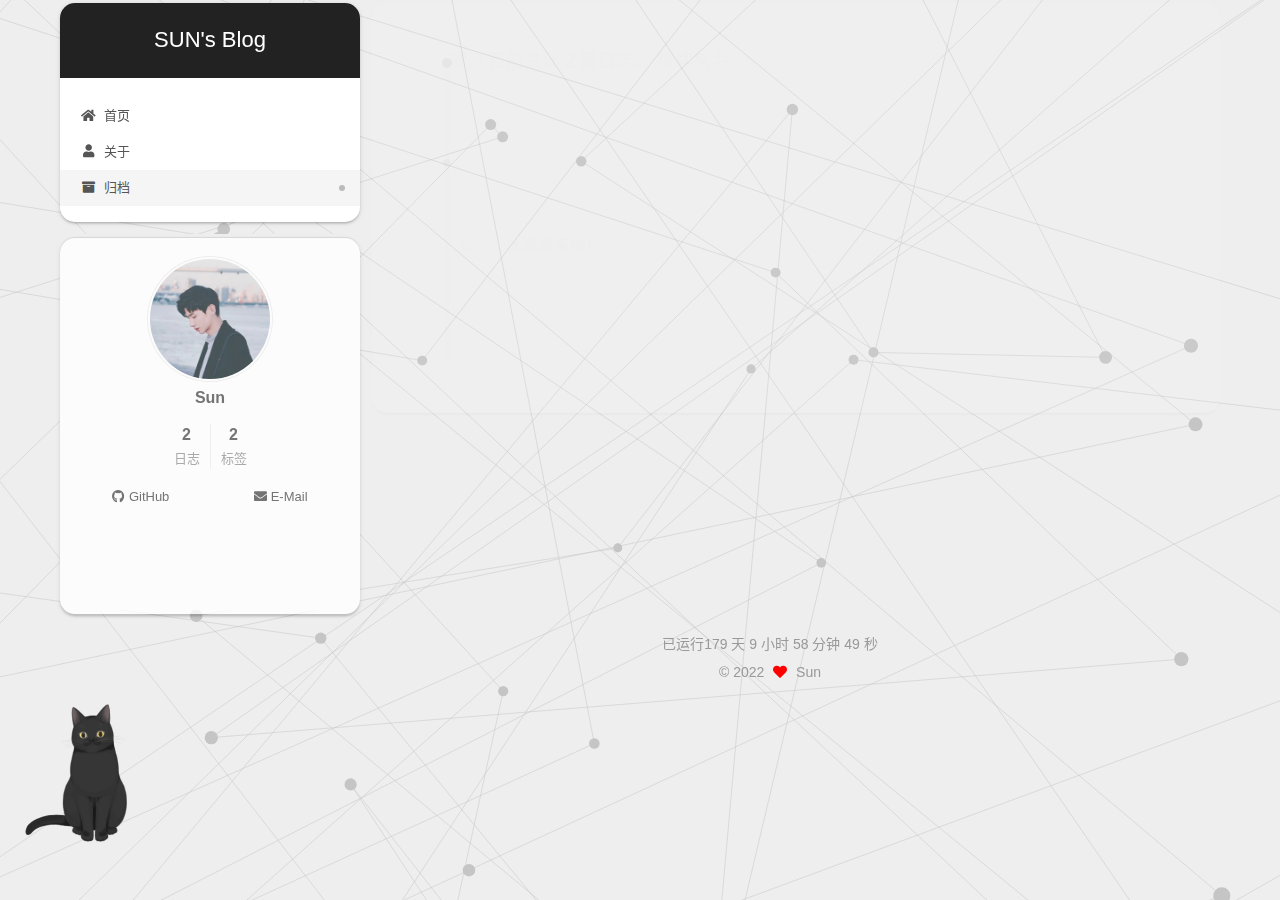
<file: archives/2022/index.html>
<!DOCTYPE html>
<html lang="zh-CN">
<head>
  <meta charset="UTF-8">
<meta name="viewport" content="width=device-width, initial-scale=1, maximum-scale=2">
<meta name="theme-color" content="#222">
<meta name="generator" content="Hexo 6.0.0">
  <link rel="apple-touch-icon" sizes="180x180" href="/images/favicon-32x32-sun.png">
  <link rel="icon" type="image/png" sizes="32x32" href="/images/favicon-32x32-sun.png">
  <link rel="icon" type="image/png" sizes="16x16" href="/images/favicon-16x16-sun.png">
  <link rel="mask-icon" href="/images/logo.svg" color="#222">

<link rel="stylesheet" href="/css/main.css">


<link rel="stylesheet" href="/lib/font-awesome/css/all.min.css">

<script id="hexo-configurations">
    var NexT = window.NexT || {};
    var CONFIG = {"hostname":"example.com","root":"/","scheme":"Gemini","version":"7.8.0","exturl":false,"sidebar":{"position":"left","width":300,"display":"post","padding":18,"offset":12,"onmobile":false},"copycode":{"enable":false,"show_result":false,"style":null},"back2top":{"enable":true,"sidebar":false,"scrollpercent":true},"bookmark":{"enable":false,"color":"#222","save":"auto"},"fancybox":false,"mediumzoom":false,"lazyload":false,"pangu":false,"comments":{"style":"tabs","active":null,"storage":true,"lazyload":false,"nav":null},"algolia":{"hits":{"per_page":10},"labels":{"input_placeholder":"Search for Posts","hits_empty":"We didn't find any results for the search: ${query}","hits_stats":"${hits} results found in ${time} ms"}},"localsearch":{"enable":false,"trigger":"auto","top_n_per_article":1,"unescape":false,"preload":false},"motion":{"enable":true,"async":false,"transition":{"post_block":"fadeIn","post_header":"slideDownIn","post_body":"slideDownIn","coll_header":"slideLeftIn","sidebar":"slideUpIn"}}};
  </script>

  <meta property="og:type" content="website">
<meta property="og:title" content="SUN&#39;s Blog">
<meta property="og:url" content="http://example.com/archives/2022/index.html">
<meta property="og:site_name" content="SUN&#39;s Blog">
<meta property="og:locale" content="zh_CN">
<meta property="article:author" content="Sun">
<meta name="twitter:card" content="summary">

<link rel="canonical" href="http://example.com/archives/2022/">


<script id="page-configurations">
  // https://hexo.io/docs/variables.html
  CONFIG.page = {
    sidebar: "",
    isHome : false,
    isPost : false,
    lang   : 'zh-CN'
  };
</script>

  <title>归档 | SUN's Blog</title>
  






  <noscript>
  <style>
  .use-motion .brand,
  .use-motion .menu-item,
  .sidebar-inner,
  .use-motion .post-block,
  .use-motion .pagination,
  .use-motion .comments,
  .use-motion .post-header,
  .use-motion .post-body,
  .use-motion .collection-header { opacity: initial; }

  .use-motion .site-title,
  .use-motion .site-subtitle {
    opacity: initial;
    top: initial;
  }

  .use-motion .logo-line-before i { left: initial; }
  .use-motion .logo-line-after i { right: initial; }
  </style>
</noscript>

</head>

<body itemscope itemtype="http://schema.org/WebPage">
  <div class="container use-motion">
    <div class="headband"></div>

    <header class="header" itemscope itemtype="http://schema.org/WPHeader">
      <div class="header-inner"><div class="site-brand-container">
  <div class="site-nav-toggle">
    <div class="toggle" aria-label="切换导航栏">
      <span class="toggle-line toggle-line-first"></span>
      <span class="toggle-line toggle-line-middle"></span>
      <span class="toggle-line toggle-line-last"></span>
    </div>
  </div>

  <div class="site-meta">

    <a href="/" class="brand" rel="start">
      <span class="logo-line-before"><i></i></span>
      <h1 class="site-title">SUN's Blog</h1>
      <span class="logo-line-after"><i></i></span>
    </a>
  </div>

  <div class="site-nav-right">
    <div class="toggle popup-trigger">
    </div>
  </div>
</div>




<nav class="site-nav">
  <ul id="menu" class="main-menu menu">
        <li class="menu-item menu-item-home">

    <a href="/" rel="section"><i class="fa fa-home fa-fw"></i>首页</a>

  </li>
        <li class="menu-item menu-item-about">

    <a href="/about/" rel="section"><i class="fa fa-user fa-fw"></i>关于</a>

  </li>
        <li class="menu-item menu-item-archives">

    <a href="/archives/" rel="section"><i class="fa fa-archive fa-fw"></i>归档</a>

  </li>
  </ul>
</nav>




</div>
    </header>

    
  <div class="back-to-top">
    <i class="fa fa-arrow-up"></i>
    <span>0%</span>
  </div>
  <div class="reading-progress-bar"></div>


    <main class="main">
      <div class="main-inner">
        <div class="content-wrap">
          

          <div class="content archive">
            

  
  
  
  <div class="post-block">
    <div class="posts-collapse">
      <div class="collection-title">
        <span class="collection-header">嗯..! 目前共计 2 篇日志。 继续努力。</span>
      </div>

      
    <div class="collection-year">
      <span class="collection-header">2022</span>
    </div>

  <article itemscope itemtype="http://schema.org/Article">
    <header class="post-header">

      <div class="post-meta">
        <time itemprop="dateCreated"
              datetime="2022-02-10T10:32:53+08:00"
              content="2022-02-10">
          02-10
        </time>
      </div>

      <div class="post-title">
          <a class="post-title-link" href="/2022/02/10/%E5%86%B0%E5%A2%A9%E5%A2%A9%E6%9D%A5%E5%95%A6%EF%BC%81/" itemprop="url">
            <span itemprop="name">冰墩墩来啦！</span>
          </a>
      </div>

    </header>
  </article>

  <article itemscope itemtype="http://schema.org/Article">
    <header class="post-header">

      <div class="post-meta">
        <time itemprop="dateCreated"
              datetime="2022-01-26T15:33:33+08:00"
              content="2022-01-26">
          01-26
        </time>
      </div>

      <div class="post-title">
          <a class="post-title-link" href="/2022/01/26/hello-world/" itemprop="url">
            <span itemprop="name">2022	新年快乐</span>
          </a>
      </div>

    </header>
  </article>


    </div>
  </div>
  
  
  

  



          </div>
          

<script>
  window.addEventListener('tabs:register', () => {
    let { activeClass } = CONFIG.comments;
    if (CONFIG.comments.storage) {
      activeClass = localStorage.getItem('comments_active') || activeClass;
    }
    if (activeClass) {
      let activeTab = document.querySelector(`a[href="#comment-${activeClass}"]`);
      if (activeTab) {
        activeTab.click();
      }
    }
  });
  if (CONFIG.comments.storage) {
    window.addEventListener('tabs:click', event => {
      if (!event.target.matches('.tabs-comment .tab-content .tab-pane')) return;
      let commentClass = event.target.classList[1];
      localStorage.setItem('comments_active', commentClass);
    });
  }
</script>

        </div>
          
  
  <div class="toggle sidebar-toggle">
    <span class="toggle-line toggle-line-first"></span>
    <span class="toggle-line toggle-line-middle"></span>
    <span class="toggle-line toggle-line-last"></span>
  </div>

  <aside class="sidebar">
    <div class="sidebar-inner">

      <ul class="sidebar-nav motion-element">
        <li class="sidebar-nav-toc">
          文章目录
        </li>
        <li class="sidebar-nav-overview">
          站点概览
        </li>
      </ul>

      <!--noindex-->
      <div class="post-toc-wrap sidebar-panel">
      </div>
      <!--/noindex-->

      <div class="site-overview-wrap sidebar-panel">
        <div class="site-author motion-element" itemprop="author" itemscope itemtype="http://schema.org/Person">
    <img class="site-author-image" itemprop="image" alt="Sun"
      src="/images/avatar.jpg">
  <p class="site-author-name" itemprop="name">Sun</p>
  <div class="site-description" itemprop="description"></div>
</div>
<div class="site-state-wrap motion-element">
  <nav class="site-state">
      <div class="site-state-item site-state-posts">
          <a href="/archives/">
        
          <span class="site-state-item-count">2</span>
          <span class="site-state-item-name">日志</span>
        </a>
      </div>
      <div class="site-state-item site-state-tags">
        <span class="site-state-item-count">2</span>
        <span class="site-state-item-name">标签</span>
      </div>
  </nav>
</div>
  <div class="links-of-author motion-element">
      <span class="links-of-author-item">
        <a href="https://github.com/M-SunRise" title="GitHub → https:&#x2F;&#x2F;github.com&#x2F;M-SunRise" rel="noopener" target="_blank"><i class="fab fa-github fa-fw"></i>GitHub</a>
      </span>
      <span class="links-of-author-item">
        <a href="mailto:jingh_sun@126.com" title="E-Mail → mailto:jingh_sun@126.com" rel="noopener" target="_blank"><i class="fa fa-envelope fa-fw"></i>E-Mail</a>
      </span>
  </div>



      </div>
      <div id="music163player">
       <iframe frameborder="no" border="0" marginwidth="0" marginheight="0" width=330 height=86 src="//music.163.com/outchain/player?type=2&id=520277152&auto=1&height=66"></iframe>
      </div>
    </div>
  </aside>
  <div id="sidebar-dimmer"></div>


      </div>
    </main>

    <footer class="footer">
      <div class="footer-inner">
        

        
<!--添加运行时间-->
<span id="sitetime"></span>
<script language=javascript>
    function siteTime(){
        window.setTimeout("siteTime()", 1000);
        var seconds = 1000;
        var minutes = seconds * 60;
        var hours = minutes * 60;
        var days = hours * 24;
        var years = days * 365;
        var today = new Date();
        var todayYear = today.getFullYear();
        var todayMonth = today.getMonth()+1;
        var todayDate = today.getDate();
        var todayHour = today.getHours();
        var todayMinute = today.getMinutes();
        var todaySecond = today.getSeconds();
        /* 
      Date.UTC() -- 返回date对象距世界标准时间(UTC)1970年1月1日午夜之间的毫秒数(时间戳)
      year - 作为date对象的年份，为4位年份值
      month - 0-11之间的整数，做为date对象的月份
      day - 1-31之间的整数，做为date对象的天数
      hours - 0(午夜24点)-23之间的整数，做为date对象的小时数
      minutes - 0-59之间的整数，做为date对象的分钟数
      seconds - 0-59之间的整数，做为date对象的秒数
      microseconds - 0-999之间的整数，做为date对象的毫秒数
     */
        var t1 = Date.UTC(2021,01,27,08,00,00); //北京时间2018-2-13 00:00:00
        var t2 = Date.UTC(todayYear,todayMonth,todayDate,todayHour,todayMinute,todaySecond);
        var diff = t2-t1;
        var diffYears = Math.floor(diff/years);
        var diffDays = Math.floor((diff/days)-diffYears*365);
        var diffHours = Math.floor((diff-(diffYears*365+diffDays)*days)/hours);
        var diffMinutes = Math.floor((diff-(diffYears*365+diffDays)*days-diffHours*hours)/minutes);
        var diffSeconds = Math.floor((diff-(diffYears*365+diffDays)*days-diffHours*hours-diffMinutes*minutes)/seconds);
        document.getElementById("sitetime").innerHTML=" 已运行"+/*diffYears+" 年 "+*/diffDays+" 天 "+diffHours+" 小时 "+diffMinutes+" 分钟 "+diffSeconds+" 秒";
    }
    siteTime();
</script>
<div class="copyright">
  
  &copy; 
  <span itemprop="copyrightYear">2022</span>
  <span class="with-love">
    <i class="fa fa-heart"></i>
  </span>
  <span class="author" itemprop="copyrightHolder">Sun</span>
</div>


        








      </div>
    </footer>
  </div>

  
  <script src="/lib/anime.min.js"></script>
  <script src="/lib/velocity/velocity.min.js"></script>
  <script src="/lib/velocity/velocity.ui.min.js"></script>

<script src="/js/utils.js"></script>

<script src="/js/motion.js"></script>


<script src="/js/schemes/pisces.js"></script>


<script src="/js/next-boot.js"></script>


  <script defer src="/lib/three/three.min.js"></script>
    <script defer src="/lib/three/canvas_lines.min.js"></script>


  















  

  

  

  <script async src="/js/cursor/fireworks.js"></script>

  
<script src="/live2dw/lib/L2Dwidget.min.js?094cbace49a39548bed64abff5988b05"></script><script>L2Dwidget.init({"pluginModelPath":"assets/","model":{"jsonPath":"/live2dw/assets/hijiki.model.json"},"display":{"position":"left","width":150,"height":300,"hOffset":20},"mobile":{"show":true},"log":false,"pluginJsPath":"lib/","pluginRootPath":"live2dw/","tagMode":false});</script></body>
</html>
</file>
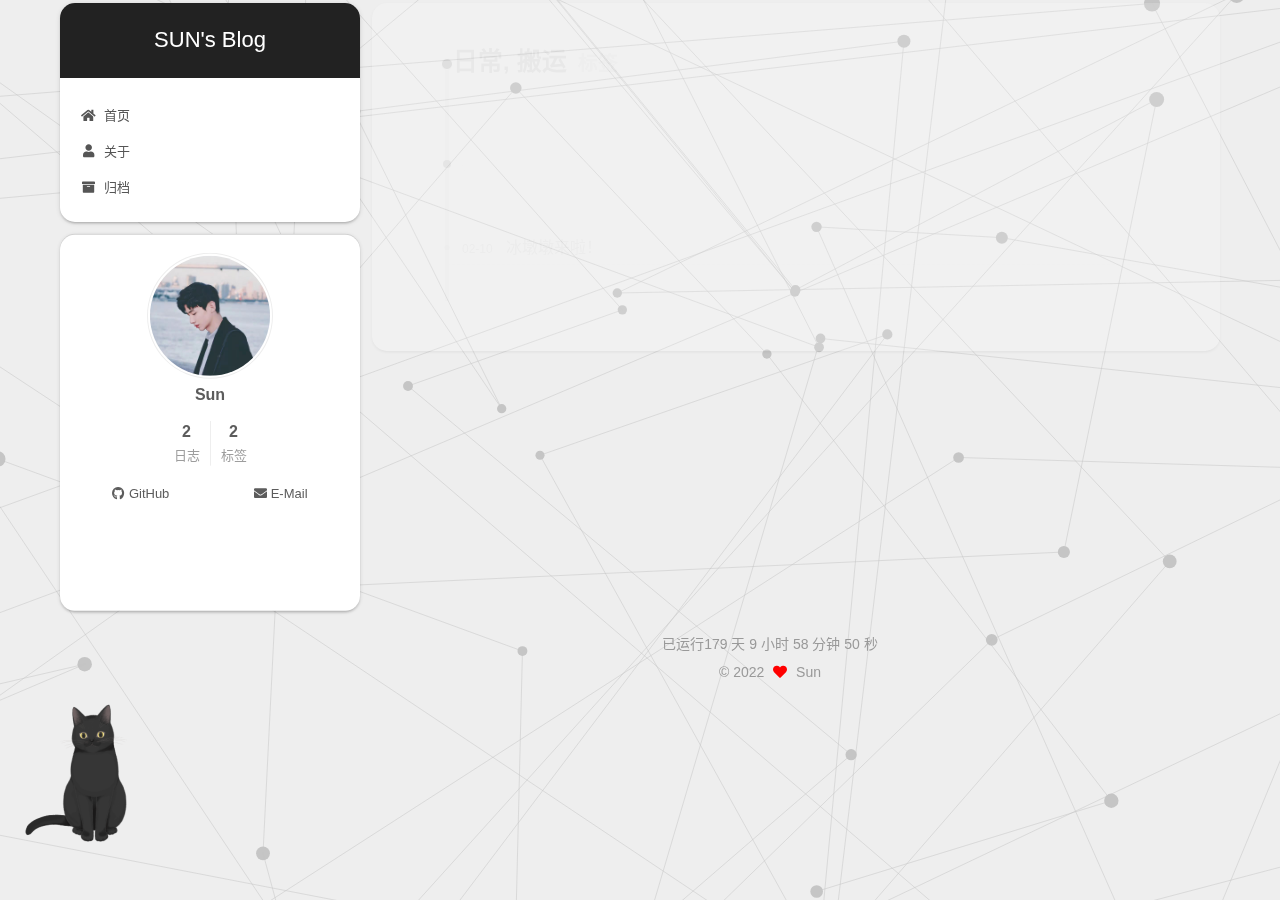
<file: tags/日常-搬运/index.html>
<!DOCTYPE html>
<html lang="zh-CN">
<head>
  <meta charset="UTF-8">
<meta name="viewport" content="width=device-width, initial-scale=1, maximum-scale=2">
<meta name="theme-color" content="#222">
<meta name="generator" content="Hexo 6.0.0">
  <link rel="apple-touch-icon" sizes="180x180" href="/images/favicon-32x32-sun.png">
  <link rel="icon" type="image/png" sizes="32x32" href="/images/favicon-32x32-sun.png">
  <link rel="icon" type="image/png" sizes="16x16" href="/images/favicon-16x16-sun.png">
  <link rel="mask-icon" href="/images/logo.svg" color="#222">

<link rel="stylesheet" href="/css/main.css">


<link rel="stylesheet" href="/lib/font-awesome/css/all.min.css">

<script id="hexo-configurations">
    var NexT = window.NexT || {};
    var CONFIG = {"hostname":"example.com","root":"/","scheme":"Gemini","version":"7.8.0","exturl":false,"sidebar":{"position":"left","width":300,"display":"post","padding":18,"offset":12,"onmobile":false},"copycode":{"enable":false,"show_result":false,"style":null},"back2top":{"enable":true,"sidebar":false,"scrollpercent":true},"bookmark":{"enable":false,"color":"#222","save":"auto"},"fancybox":false,"mediumzoom":false,"lazyload":false,"pangu":false,"comments":{"style":"tabs","active":null,"storage":true,"lazyload":false,"nav":null},"algolia":{"hits":{"per_page":10},"labels":{"input_placeholder":"Search for Posts","hits_empty":"We didn't find any results for the search: ${query}","hits_stats":"${hits} results found in ${time} ms"}},"localsearch":{"enable":false,"trigger":"auto","top_n_per_article":1,"unescape":false,"preload":false},"motion":{"enable":true,"async":false,"transition":{"post_block":"fadeIn","post_header":"slideDownIn","post_body":"slideDownIn","coll_header":"slideLeftIn","sidebar":"slideUpIn"}}};
  </script>

  <meta property="og:type" content="website">
<meta property="og:title" content="SUN&#39;s Blog">
<meta property="og:url" content="http://example.com/tags/%E6%97%A5%E5%B8%B8-%E6%90%AC%E8%BF%90/index.html">
<meta property="og:site_name" content="SUN&#39;s Blog">
<meta property="og:locale" content="zh_CN">
<meta property="article:author" content="Sun">
<meta name="twitter:card" content="summary">

<link rel="canonical" href="http://example.com/tags/%E6%97%A5%E5%B8%B8-%E6%90%AC%E8%BF%90/">


<script id="page-configurations">
  // https://hexo.io/docs/variables.html
  CONFIG.page = {
    sidebar: "",
    isHome : false,
    isPost : false,
    lang   : 'zh-CN'
  };
</script>

  <title>标签: 日常, 搬运 | SUN's Blog</title>
  






  <noscript>
  <style>
  .use-motion .brand,
  .use-motion .menu-item,
  .sidebar-inner,
  .use-motion .post-block,
  .use-motion .pagination,
  .use-motion .comments,
  .use-motion .post-header,
  .use-motion .post-body,
  .use-motion .collection-header { opacity: initial; }

  .use-motion .site-title,
  .use-motion .site-subtitle {
    opacity: initial;
    top: initial;
  }

  .use-motion .logo-line-before i { left: initial; }
  .use-motion .logo-line-after i { right: initial; }
  </style>
</noscript>

</head>

<body itemscope itemtype="http://schema.org/WebPage">
  <div class="container use-motion">
    <div class="headband"></div>

    <header class="header" itemscope itemtype="http://schema.org/WPHeader">
      <div class="header-inner"><div class="site-brand-container">
  <div class="site-nav-toggle">
    <div class="toggle" aria-label="切换导航栏">
      <span class="toggle-line toggle-line-first"></span>
      <span class="toggle-line toggle-line-middle"></span>
      <span class="toggle-line toggle-line-last"></span>
    </div>
  </div>

  <div class="site-meta">

    <a href="/" class="brand" rel="start">
      <span class="logo-line-before"><i></i></span>
      <h1 class="site-title">SUN's Blog</h1>
      <span class="logo-line-after"><i></i></span>
    </a>
  </div>

  <div class="site-nav-right">
    <div class="toggle popup-trigger">
    </div>
  </div>
</div>




<nav class="site-nav">
  <ul id="menu" class="main-menu menu">
        <li class="menu-item menu-item-home">

    <a href="/" rel="section"><i class="fa fa-home fa-fw"></i>首页</a>

  </li>
        <li class="menu-item menu-item-about">

    <a href="/about/" rel="section"><i class="fa fa-user fa-fw"></i>关于</a>

  </li>
        <li class="menu-item menu-item-archives">

    <a href="/archives/" rel="section"><i class="fa fa-archive fa-fw"></i>归档</a>

  </li>
  </ul>
</nav>




</div>
    </header>

    
  <div class="back-to-top">
    <i class="fa fa-arrow-up"></i>
    <span>0%</span>
  </div>
  <div class="reading-progress-bar"></div>


    <main class="main">
      <div class="main-inner">
        <div class="content-wrap">
          

          <div class="content tag">
            

  
  
  
  <div class="post-block">
    <div class="posts-collapse">
      <div class="collection-title">
        <h2 class="collection-header">日常, 搬运
          <small>标签</small>
        </h2>
      </div>

      
    <div class="collection-year">
      <span class="collection-header">2022</span>
    </div>

  <article itemscope itemtype="http://schema.org/Article">
    <header class="post-header">

      <div class="post-meta">
        <time itemprop="dateCreated"
              datetime="2022-02-10T10:32:53+08:00"
              content="2022-02-10">
          02-10
        </time>
      </div>

      <div class="post-title">
          <a class="post-title-link" href="/2022/02/10/%E5%86%B0%E5%A2%A9%E5%A2%A9%E6%9D%A5%E5%95%A6%EF%BC%81/" itemprop="url">
            <span itemprop="name">冰墩墩来啦！</span>
          </a>
      </div>

    </header>
  </article>

    </div>
  </div>
  
  
  

  



          </div>
          

<script>
  window.addEventListener('tabs:register', () => {
    let { activeClass } = CONFIG.comments;
    if (CONFIG.comments.storage) {
      activeClass = localStorage.getItem('comments_active') || activeClass;
    }
    if (activeClass) {
      let activeTab = document.querySelector(`a[href="#comment-${activeClass}"]`);
      if (activeTab) {
        activeTab.click();
      }
    }
  });
  if (CONFIG.comments.storage) {
    window.addEventListener('tabs:click', event => {
      if (!event.target.matches('.tabs-comment .tab-content .tab-pane')) return;
      let commentClass = event.target.classList[1];
      localStorage.setItem('comments_active', commentClass);
    });
  }
</script>

        </div>
          
  
  <div class="toggle sidebar-toggle">
    <span class="toggle-line toggle-line-first"></span>
    <span class="toggle-line toggle-line-middle"></span>
    <span class="toggle-line toggle-line-last"></span>
  </div>

  <aside class="sidebar">
    <div class="sidebar-inner">

      <ul class="sidebar-nav motion-element">
        <li class="sidebar-nav-toc">
          文章目录
        </li>
        <li class="sidebar-nav-overview">
          站点概览
        </li>
      </ul>

      <!--noindex-->
      <div class="post-toc-wrap sidebar-panel">
      </div>
      <!--/noindex-->

      <div class="site-overview-wrap sidebar-panel">
        <div class="site-author motion-element" itemprop="author" itemscope itemtype="http://schema.org/Person">
    <img class="site-author-image" itemprop="image" alt="Sun"
      src="/images/avatar.jpg">
  <p class="site-author-name" itemprop="name">Sun</p>
  <div class="site-description" itemprop="description"></div>
</div>
<div class="site-state-wrap motion-element">
  <nav class="site-state">
      <div class="site-state-item site-state-posts">
          <a href="/archives/">
        
          <span class="site-state-item-count">2</span>
          <span class="site-state-item-name">日志</span>
        </a>
      </div>
      <div class="site-state-item site-state-tags">
        <span class="site-state-item-count">2</span>
        <span class="site-state-item-name">标签</span>
      </div>
  </nav>
</div>
  <div class="links-of-author motion-element">
      <span class="links-of-author-item">
        <a href="https://github.com/M-SunRise" title="GitHub → https:&#x2F;&#x2F;github.com&#x2F;M-SunRise" rel="noopener" target="_blank"><i class="fab fa-github fa-fw"></i>GitHub</a>
      </span>
      <span class="links-of-author-item">
        <a href="mailto:jingh_sun@126.com" title="E-Mail → mailto:jingh_sun@126.com" rel="noopener" target="_blank"><i class="fa fa-envelope fa-fw"></i>E-Mail</a>
      </span>
  </div>



      </div>
      <div id="music163player">
       <iframe frameborder="no" border="0" marginwidth="0" marginheight="0" width=330 height=86 src="//music.163.com/outchain/player?type=2&id=520277152&auto=1&height=66"></iframe>
      </div>
    </div>
  </aside>
  <div id="sidebar-dimmer"></div>


      </div>
    </main>

    <footer class="footer">
      <div class="footer-inner">
        

        
<!--添加运行时间-->
<span id="sitetime"></span>
<script language=javascript>
    function siteTime(){
        window.setTimeout("siteTime()", 1000);
        var seconds = 1000;
        var minutes = seconds * 60;
        var hours = minutes * 60;
        var days = hours * 24;
        var years = days * 365;
        var today = new Date();
        var todayYear = today.getFullYear();
        var todayMonth = today.getMonth()+1;
        var todayDate = today.getDate();
        var todayHour = today.getHours();
        var todayMinute = today.getMinutes();
        var todaySecond = today.getSeconds();
        /* 
      Date.UTC() -- 返回date对象距世界标准时间(UTC)1970年1月1日午夜之间的毫秒数(时间戳)
      year - 作为date对象的年份，为4位年份值
      month - 0-11之间的整数，做为date对象的月份
      day - 1-31之间的整数，做为date对象的天数
      hours - 0(午夜24点)-23之间的整数，做为date对象的小时数
      minutes - 0-59之间的整数，做为date对象的分钟数
      seconds - 0-59之间的整数，做为date对象的秒数
      microseconds - 0-999之间的整数，做为date对象的毫秒数
     */
        var t1 = Date.UTC(2021,01,27,08,00,00); //北京时间2018-2-13 00:00:00
        var t2 = Date.UTC(todayYear,todayMonth,todayDate,todayHour,todayMinute,todaySecond);
        var diff = t2-t1;
        var diffYears = Math.floor(diff/years);
        var diffDays = Math.floor((diff/days)-diffYears*365);
        var diffHours = Math.floor((diff-(diffYears*365+diffDays)*days)/hours);
        var diffMinutes = Math.floor((diff-(diffYears*365+diffDays)*days-diffHours*hours)/minutes);
        var diffSeconds = Math.floor((diff-(diffYears*365+diffDays)*days-diffHours*hours-diffMinutes*minutes)/seconds);
        document.getElementById("sitetime").innerHTML=" 已运行"+/*diffYears+" 年 "+*/diffDays+" 天 "+diffHours+" 小时 "+diffMinutes+" 分钟 "+diffSeconds+" 秒";
    }
    siteTime();
</script>
<div class="copyright">
  
  &copy; 
  <span itemprop="copyrightYear">2022</span>
  <span class="with-love">
    <i class="fa fa-heart"></i>
  </span>
  <span class="author" itemprop="copyrightHolder">Sun</span>
</div>


        








      </div>
    </footer>
  </div>

  
  <script src="/lib/anime.min.js"></script>
  <script src="/lib/velocity/velocity.min.js"></script>
  <script src="/lib/velocity/velocity.ui.min.js"></script>

<script src="/js/utils.js"></script>

<script src="/js/motion.js"></script>


<script src="/js/schemes/pisces.js"></script>


<script src="/js/next-boot.js"></script>


  <script defer src="/lib/three/three.min.js"></script>
    <script defer src="/lib/three/canvas_lines.min.js"></script>


  















  

  

  

  <script async src="/js/cursor/fireworks.js"></script>

  
<script src="/live2dw/lib/L2Dwidget.min.js?094cbace49a39548bed64abff5988b05"></script><script>L2Dwidget.init({"pluginModelPath":"assets/","model":{"jsonPath":"/live2dw/assets/hijiki.model.json"},"display":{"position":"left","width":150,"height":300,"hOffset":20},"mobile":{"show":true},"log":false,"pluginJsPath":"lib/","pluginRootPath":"live2dw/","tagMode":false});</script></body>
</html>
</file>
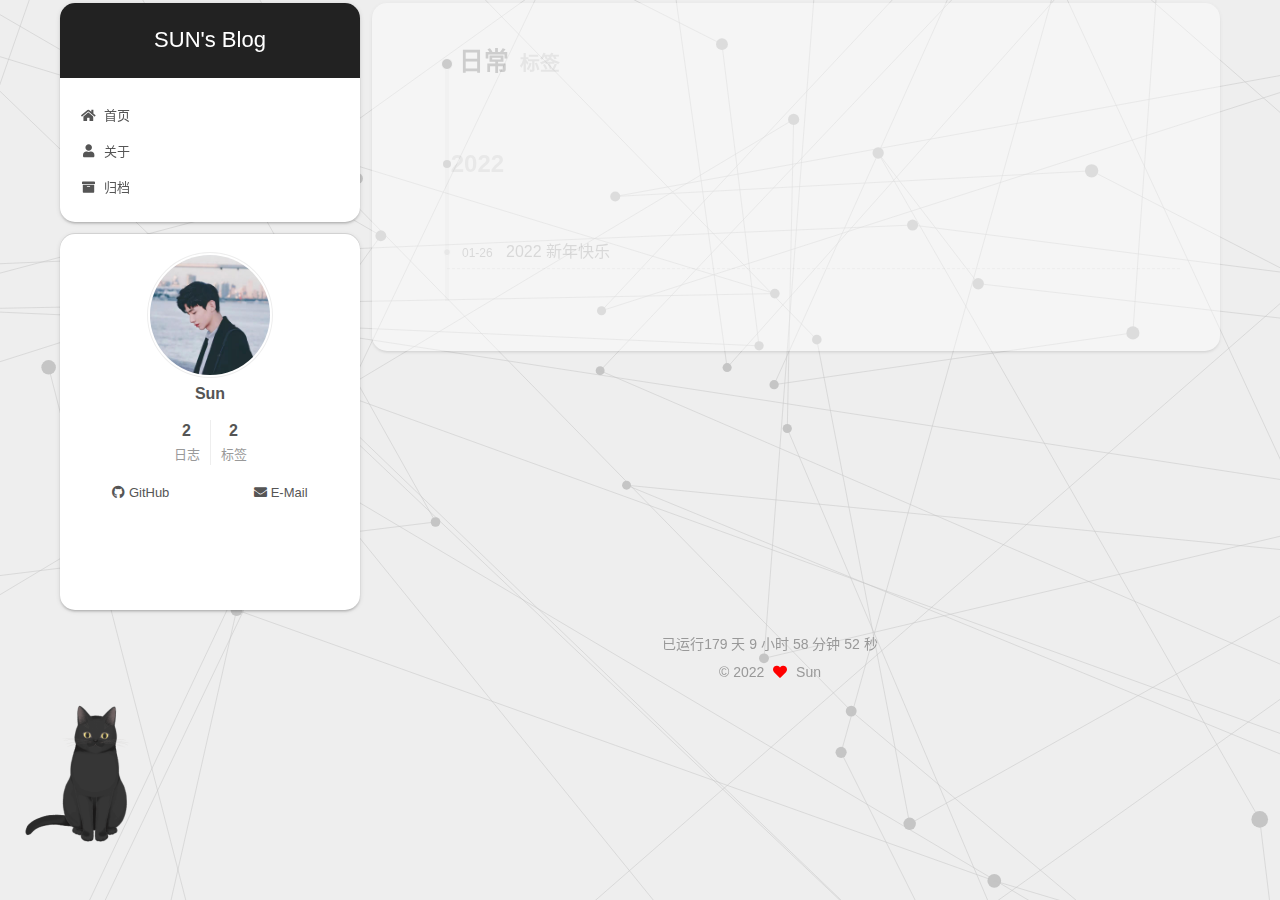
<file: tags/日常/index.html>
<!DOCTYPE html>
<html lang="zh-CN">
<head>
  <meta charset="UTF-8">
<meta name="viewport" content="width=device-width, initial-scale=1, maximum-scale=2">
<meta name="theme-color" content="#222">
<meta name="generator" content="Hexo 6.0.0">
  <link rel="apple-touch-icon" sizes="180x180" href="/images/favicon-32x32-sun.png">
  <link rel="icon" type="image/png" sizes="32x32" href="/images/favicon-32x32-sun.png">
  <link rel="icon" type="image/png" sizes="16x16" href="/images/favicon-16x16-sun.png">
  <link rel="mask-icon" href="/images/logo.svg" color="#222">

<link rel="stylesheet" href="/css/main.css">


<link rel="stylesheet" href="/lib/font-awesome/css/all.min.css">

<script id="hexo-configurations">
    var NexT = window.NexT || {};
    var CONFIG = {"hostname":"example.com","root":"/","scheme":"Gemini","version":"7.8.0","exturl":false,"sidebar":{"position":"left","width":300,"display":"post","padding":18,"offset":12,"onmobile":false},"copycode":{"enable":false,"show_result":false,"style":null},"back2top":{"enable":true,"sidebar":false,"scrollpercent":true},"bookmark":{"enable":false,"color":"#222","save":"auto"},"fancybox":false,"mediumzoom":false,"lazyload":false,"pangu":false,"comments":{"style":"tabs","active":null,"storage":true,"lazyload":false,"nav":null},"algolia":{"hits":{"per_page":10},"labels":{"input_placeholder":"Search for Posts","hits_empty":"We didn't find any results for the search: ${query}","hits_stats":"${hits} results found in ${time} ms"}},"localsearch":{"enable":false,"trigger":"auto","top_n_per_article":1,"unescape":false,"preload":false},"motion":{"enable":true,"async":false,"transition":{"post_block":"fadeIn","post_header":"slideDownIn","post_body":"slideDownIn","coll_header":"slideLeftIn","sidebar":"slideUpIn"}}};
  </script>

  <meta property="og:type" content="website">
<meta property="og:title" content="SUN&#39;s Blog">
<meta property="og:url" content="http://example.com/tags/%E6%97%A5%E5%B8%B8/index.html">
<meta property="og:site_name" content="SUN&#39;s Blog">
<meta property="og:locale" content="zh_CN">
<meta property="article:author" content="Sun">
<meta name="twitter:card" content="summary">

<link rel="canonical" href="http://example.com/tags/%E6%97%A5%E5%B8%B8/">


<script id="page-configurations">
  // https://hexo.io/docs/variables.html
  CONFIG.page = {
    sidebar: "",
    isHome : false,
    isPost : false,
    lang   : 'zh-CN'
  };
</script>

  <title>标签: 日常 | SUN's Blog</title>
  






  <noscript>
  <style>
  .use-motion .brand,
  .use-motion .menu-item,
  .sidebar-inner,
  .use-motion .post-block,
  .use-motion .pagination,
  .use-motion .comments,
  .use-motion .post-header,
  .use-motion .post-body,
  .use-motion .collection-header { opacity: initial; }

  .use-motion .site-title,
  .use-motion .site-subtitle {
    opacity: initial;
    top: initial;
  }

  .use-motion .logo-line-before i { left: initial; }
  .use-motion .logo-line-after i { right: initial; }
  </style>
</noscript>

</head>

<body itemscope itemtype="http://schema.org/WebPage">
  <div class="container use-motion">
    <div class="headband"></div>

    <header class="header" itemscope itemtype="http://schema.org/WPHeader">
      <div class="header-inner"><div class="site-brand-container">
  <div class="site-nav-toggle">
    <div class="toggle" aria-label="切换导航栏">
      <span class="toggle-line toggle-line-first"></span>
      <span class="toggle-line toggle-line-middle"></span>
      <span class="toggle-line toggle-line-last"></span>
    </div>
  </div>

  <div class="site-meta">

    <a href="/" class="brand" rel="start">
      <span class="logo-line-before"><i></i></span>
      <h1 class="site-title">SUN's Blog</h1>
      <span class="logo-line-after"><i></i></span>
    </a>
  </div>

  <div class="site-nav-right">
    <div class="toggle popup-trigger">
    </div>
  </div>
</div>




<nav class="site-nav">
  <ul id="menu" class="main-menu menu">
        <li class="menu-item menu-item-home">

    <a href="/" rel="section"><i class="fa fa-home fa-fw"></i>首页</a>

  </li>
        <li class="menu-item menu-item-about">

    <a href="/about/" rel="section"><i class="fa fa-user fa-fw"></i>关于</a>

  </li>
        <li class="menu-item menu-item-archives">

    <a href="/archives/" rel="section"><i class="fa fa-archive fa-fw"></i>归档</a>

  </li>
  </ul>
</nav>




</div>
    </header>

    
  <div class="back-to-top">
    <i class="fa fa-arrow-up"></i>
    <span>0%</span>
  </div>
  <div class="reading-progress-bar"></div>


    <main class="main">
      <div class="main-inner">
        <div class="content-wrap">
          

          <div class="content tag">
            

  
  
  
  <div class="post-block">
    <div class="posts-collapse">
      <div class="collection-title">
        <h2 class="collection-header">日常
          <small>标签</small>
        </h2>
      </div>

      
    <div class="collection-year">
      <span class="collection-header">2022</span>
    </div>

  <article itemscope itemtype="http://schema.org/Article">
    <header class="post-header">

      <div class="post-meta">
        <time itemprop="dateCreated"
              datetime="2022-01-26T15:33:33+08:00"
              content="2022-01-26">
          01-26
        </time>
      </div>

      <div class="post-title">
          <a class="post-title-link" href="/2022/01/26/hello-world/" itemprop="url">
            <span itemprop="name">2022	新年快乐</span>
          </a>
      </div>

    </header>
  </article>

    </div>
  </div>
  
  
  

  



          </div>
          

<script>
  window.addEventListener('tabs:register', () => {
    let { activeClass } = CONFIG.comments;
    if (CONFIG.comments.storage) {
      activeClass = localStorage.getItem('comments_active') || activeClass;
    }
    if (activeClass) {
      let activeTab = document.querySelector(`a[href="#comment-${activeClass}"]`);
      if (activeTab) {
        activeTab.click();
      }
    }
  });
  if (CONFIG.comments.storage) {
    window.addEventListener('tabs:click', event => {
      if (!event.target.matches('.tabs-comment .tab-content .tab-pane')) return;
      let commentClass = event.target.classList[1];
      localStorage.setItem('comments_active', commentClass);
    });
  }
</script>

        </div>
          
  
  <div class="toggle sidebar-toggle">
    <span class="toggle-line toggle-line-first"></span>
    <span class="toggle-line toggle-line-middle"></span>
    <span class="toggle-line toggle-line-last"></span>
  </div>

  <aside class="sidebar">
    <div class="sidebar-inner">

      <ul class="sidebar-nav motion-element">
        <li class="sidebar-nav-toc">
          文章目录
        </li>
        <li class="sidebar-nav-overview">
          站点概览
        </li>
      </ul>

      <!--noindex-->
      <div class="post-toc-wrap sidebar-panel">
      </div>
      <!--/noindex-->

      <div class="site-overview-wrap sidebar-panel">
        <div class="site-author motion-element" itemprop="author" itemscope itemtype="http://schema.org/Person">
    <img class="site-author-image" itemprop="image" alt="Sun"
      src="/images/avatar.jpg">
  <p class="site-author-name" itemprop="name">Sun</p>
  <div class="site-description" itemprop="description"></div>
</div>
<div class="site-state-wrap motion-element">
  <nav class="site-state">
      <div class="site-state-item site-state-posts">
          <a href="/archives/">
        
          <span class="site-state-item-count">2</span>
          <span class="site-state-item-name">日志</span>
        </a>
      </div>
      <div class="site-state-item site-state-tags">
        <span class="site-state-item-count">2</span>
        <span class="site-state-item-name">标签</span>
      </div>
  </nav>
</div>
  <div class="links-of-author motion-element">
      <span class="links-of-author-item">
        <a href="https://github.com/M-SunRise" title="GitHub → https:&#x2F;&#x2F;github.com&#x2F;M-SunRise" rel="noopener" target="_blank"><i class="fab fa-github fa-fw"></i>GitHub</a>
      </span>
      <span class="links-of-author-item">
        <a href="mailto:jingh_sun@126.com" title="E-Mail → mailto:jingh_sun@126.com" rel="noopener" target="_blank"><i class="fa fa-envelope fa-fw"></i>E-Mail</a>
      </span>
  </div>



      </div>
      <div id="music163player">
       <iframe frameborder="no" border="0" marginwidth="0" marginheight="0" width=330 height=86 src="//music.163.com/outchain/player?type=2&id=520277152&auto=1&height=66"></iframe>
      </div>
    </div>
  </aside>
  <div id="sidebar-dimmer"></div>


      </div>
    </main>

    <footer class="footer">
      <div class="footer-inner">
        

        
<!--添加运行时间-->
<span id="sitetime"></span>
<script language=javascript>
    function siteTime(){
        window.setTimeout("siteTime()", 1000);
        var seconds = 1000;
        var minutes = seconds * 60;
        var hours = minutes * 60;
        var days = hours * 24;
        var years = days * 365;
        var today = new Date();
        var todayYear = today.getFullYear();
        var todayMonth = today.getMonth()+1;
        var todayDate = today.getDate();
        var todayHour = today.getHours();
        var todayMinute = today.getMinutes();
        var todaySecond = today.getSeconds();
        /* 
      Date.UTC() -- 返回date对象距世界标准时间(UTC)1970年1月1日午夜之间的毫秒数(时间戳)
      year - 作为date对象的年份，为4位年份值
      month - 0-11之间的整数，做为date对象的月份
      day - 1-31之间的整数，做为date对象的天数
      hours - 0(午夜24点)-23之间的整数，做为date对象的小时数
      minutes - 0-59之间的整数，做为date对象的分钟数
      seconds - 0-59之间的整数，做为date对象的秒数
      microseconds - 0-999之间的整数，做为date对象的毫秒数
     */
        var t1 = Date.UTC(2021,01,27,08,00,00); //北京时间2018-2-13 00:00:00
        var t2 = Date.UTC(todayYear,todayMonth,todayDate,todayHour,todayMinute,todaySecond);
        var diff = t2-t1;
        var diffYears = Math.floor(diff/years);
        var diffDays = Math.floor((diff/days)-diffYears*365);
        var diffHours = Math.floor((diff-(diffYears*365+diffDays)*days)/hours);
        var diffMinutes = Math.floor((diff-(diffYears*365+diffDays)*days-diffHours*hours)/minutes);
        var diffSeconds = Math.floor((diff-(diffYears*365+diffDays)*days-diffHours*hours-diffMinutes*minutes)/seconds);
        document.getElementById("sitetime").innerHTML=" 已运行"+/*diffYears+" 年 "+*/diffDays+" 天 "+diffHours+" 小时 "+diffMinutes+" 分钟 "+diffSeconds+" 秒";
    }
    siteTime();
</script>
<div class="copyright">
  
  &copy; 
  <span itemprop="copyrightYear">2022</span>
  <span class="with-love">
    <i class="fa fa-heart"></i>
  </span>
  <span class="author" itemprop="copyrightHolder">Sun</span>
</div>


        








      </div>
    </footer>
  </div>

  
  <script src="/lib/anime.min.js"></script>
  <script src="/lib/velocity/velocity.min.js"></script>
  <script src="/lib/velocity/velocity.ui.min.js"></script>

<script src="/js/utils.js"></script>

<script src="/js/motion.js"></script>


<script src="/js/schemes/pisces.js"></script>


<script src="/js/next-boot.js"></script>


  <script defer src="/lib/three/three.min.js"></script>
    <script defer src="/lib/three/canvas_lines.min.js"></script>


  















  

  

  

  <script async src="/js/cursor/fireworks.js"></script>

  
<script src="/live2dw/lib/L2Dwidget.min.js?094cbace49a39548bed64abff5988b05"></script><script>L2Dwidget.init({"pluginModelPath":"assets/","model":{"jsonPath":"/live2dw/assets/hijiki.model.json"},"display":{"position":"left","width":150,"height":300,"hOffset":20},"mobile":{"show":true},"log":false,"pluginJsPath":"lib/","pluginRootPath":"live2dw/","tagMode":false});</script></body>
</html>
</file>
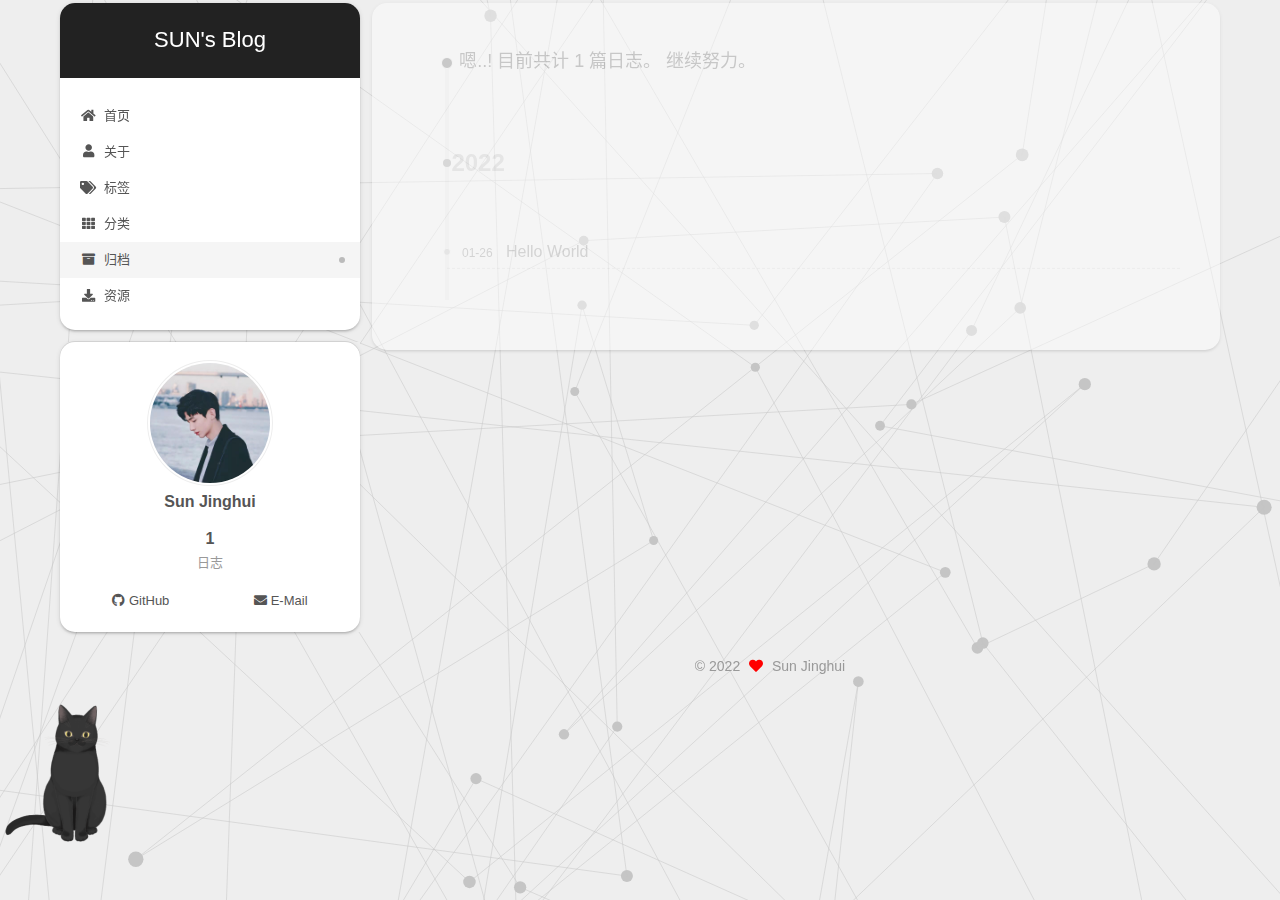
<file: archives/2022/01/index.html>
<!DOCTYPE html>
<html lang="zh-CN">
<head>
  <meta charset="UTF-8">
<meta name="viewport" content="width=device-width, initial-scale=1, maximum-scale=2">
<meta name="theme-color" content="#222">
<meta name="generator" content="Hexo 6.0.0">
  <link rel="apple-touch-icon" sizes="180x180" href="/images/favicon-32x32-sun.png">
  <link rel="icon" type="image/png" sizes="32x32" href="/images/favicon-32x32-sun.png">
  <link rel="icon" type="image/png" sizes="16x16" href="/images/favicon-16x16-sun.png">
  <link rel="mask-icon" href="/images/logo.svg" color="#222">

<link rel="stylesheet" href="/css/main.css">


<link rel="stylesheet" href="/lib/font-awesome/css/all.min.css">

<script id="hexo-configurations">
    var NexT = window.NexT || {};
    var CONFIG = {"hostname":"example.com","root":"/","scheme":"Gemini","version":"7.8.0","exturl":false,"sidebar":{"position":"left","display":"post","padding":18,"offset":12,"onmobile":false},"copycode":{"enable":false,"show_result":false,"style":null},"back2top":{"enable":true,"sidebar":false,"scrollpercent":true},"bookmark":{"enable":false,"color":"#222","save":"auto"},"fancybox":false,"mediumzoom":false,"lazyload":false,"pangu":false,"comments":{"style":"tabs","active":null,"storage":true,"lazyload":false,"nav":null},"algolia":{"hits":{"per_page":10},"labels":{"input_placeholder":"Search for Posts","hits_empty":"We didn't find any results for the search: ${query}","hits_stats":"${hits} results found in ${time} ms"}},"localsearch":{"enable":false,"trigger":"auto","top_n_per_article":1,"unescape":false,"preload":false},"motion":{"enable":true,"async":false,"transition":{"post_block":"fadeIn","post_header":"slideDownIn","post_body":"slideDownIn","coll_header":"slideLeftIn","sidebar":"slideUpIn"}}};
  </script>

  <meta property="og:type" content="website">
<meta property="og:title" content="SUN&#39;s Blog">
<meta property="og:url" content="http://example.com/archives/2022/01/index.html">
<meta property="og:site_name" content="SUN&#39;s Blog">
<meta property="og:locale" content="zh_CN">
<meta property="article:author" content="Sun Jinghui">
<meta name="twitter:card" content="summary">

<link rel="canonical" href="http://example.com/archives/2022/01/">


<script id="page-configurations">
  // https://hexo.io/docs/variables.html
  CONFIG.page = {
    sidebar: "",
    isHome : false,
    isPost : false,
    lang   : 'zh-CN'
  };
</script>

  <title>归档 | SUN's Blog</title>
  






  <noscript>
  <style>
  .use-motion .brand,
  .use-motion .menu-item,
  .sidebar-inner,
  .use-motion .post-block,
  .use-motion .pagination,
  .use-motion .comments,
  .use-motion .post-header,
  .use-motion .post-body,
  .use-motion .collection-header { opacity: initial; }

  .use-motion .site-title,
  .use-motion .site-subtitle {
    opacity: initial;
    top: initial;
  }

  .use-motion .logo-line-before i { left: initial; }
  .use-motion .logo-line-after i { right: initial; }
  </style>
</noscript>

</head>

<body itemscope itemtype="http://schema.org/WebPage">
  <div class="container use-motion">
    <div class="headband"></div>

    <header class="header" itemscope itemtype="http://schema.org/WPHeader">
      <div class="header-inner"><div class="site-brand-container">
  <div class="site-nav-toggle">
    <div class="toggle" aria-label="切换导航栏">
      <span class="toggle-line toggle-line-first"></span>
      <span class="toggle-line toggle-line-middle"></span>
      <span class="toggle-line toggle-line-last"></span>
    </div>
  </div>

  <div class="site-meta">

    <a href="/" class="brand" rel="start">
      <span class="logo-line-before"><i></i></span>
      <h1 class="site-title">SUN's Blog</h1>
      <span class="logo-line-after"><i></i></span>
    </a>
  </div>

  <div class="site-nav-right">
    <div class="toggle popup-trigger">
    </div>
  </div>
</div>




<nav class="site-nav">
  <ul id="menu" class="main-menu menu">
        <li class="menu-item menu-item-home">

    <a href="/" rel="section"><i class="fa fa-home fa-fw"></i>首页</a>

  </li>
        <li class="menu-item menu-item-about">

    <a href="/about/" rel="section"><i class="fa fa-user fa-fw"></i>关于</a>

  </li>
        <li class="menu-item menu-item-tags">

    <a href="/tags/" rel="section"><i class="fa fa-tags fa-fw"></i>标签</a>

  </li>
        <li class="menu-item menu-item-categories">

    <a href="/categories/" rel="section"><i class="fa fa-th fa-fw"></i>分类</a>

  </li>
        <li class="menu-item menu-item-archives">

    <a href="/archives/" rel="section"><i class="fa fa-archive fa-fw"></i>归档</a>

  </li>
        <li class="menu-item menu-item-source">

    <a href="/source/" rel="section"><i class="fa fa-download fa-fw"></i>资源</a>

  </li>
  </ul>
</nav>




</div>
    </header>

    
  <div class="back-to-top">
    <i class="fa fa-arrow-up"></i>
    <span>0%</span>
  </div>
  <div class="reading-progress-bar"></div>


    <main class="main">
      <div class="main-inner">
        <div class="content-wrap">
          

          <div class="content archive">
            

  
  
  
  <div class="post-block">
    <div class="posts-collapse">
      <div class="collection-title">
        <span class="collection-header">嗯..! 目前共计 1 篇日志。 继续努力。</span>
      </div>

      
    <div class="collection-year">
      <span class="collection-header">2022</span>
    </div>

  <article itemscope itemtype="http://schema.org/Article">
    <header class="post-header">

      <div class="post-meta">
        <time itemprop="dateCreated"
              datetime="2022-01-26T15:33:33+08:00"
              content="2022-01-26">
          01-26
        </time>
      </div>

      <div class="post-title">
          <a class="post-title-link" href="/2022/01/26/hello-world/" itemprop="url">
            <span itemprop="name">Hello World</span>
          </a>
      </div>

    </header>
  </article>


    </div>
  </div>
  
  
  

  



          </div>
          

<script>
  window.addEventListener('tabs:register', () => {
    let { activeClass } = CONFIG.comments;
    if (CONFIG.comments.storage) {
      activeClass = localStorage.getItem('comments_active') || activeClass;
    }
    if (activeClass) {
      let activeTab = document.querySelector(`a[href="#comment-${activeClass}"]`);
      if (activeTab) {
        activeTab.click();
      }
    }
  });
  if (CONFIG.comments.storage) {
    window.addEventListener('tabs:click', event => {
      if (!event.target.matches('.tabs-comment .tab-content .tab-pane')) return;
      let commentClass = event.target.classList[1];
      localStorage.setItem('comments_active', commentClass);
    });
  }
</script>

        </div>
          
  
  <div class="toggle sidebar-toggle">
    <span class="toggle-line toggle-line-first"></span>
    <span class="toggle-line toggle-line-middle"></span>
    <span class="toggle-line toggle-line-last"></span>
  </div>

  <aside class="sidebar">
    <div class="sidebar-inner">

      <ul class="sidebar-nav motion-element">
        <li class="sidebar-nav-toc">
          文章目录
        </li>
        <li class="sidebar-nav-overview">
          站点概览
        </li>
      </ul>

      <!--noindex-->
      <div class="post-toc-wrap sidebar-panel">
      </div>
      <!--/noindex-->

      <div class="site-overview-wrap sidebar-panel">
        <div class="site-author motion-element" itemprop="author" itemscope itemtype="http://schema.org/Person">
    <img class="site-author-image" itemprop="image" alt="Sun Jinghui"
      src="/images/avatar.jpg">
  <p class="site-author-name" itemprop="name">Sun Jinghui</p>
  <div class="site-description" itemprop="description"></div>
</div>
<div class="site-state-wrap motion-element">
  <nav class="site-state">
      <div class="site-state-item site-state-posts">
          <a href="/archives/">
        
          <span class="site-state-item-count">1</span>
          <span class="site-state-item-name">日志</span>
        </a>
      </div>
  </nav>
</div>
  <div class="links-of-author motion-element">
      <span class="links-of-author-item">
        <a href="https://github.com/M-SunRise" title="GitHub → https:&#x2F;&#x2F;github.com&#x2F;M-SunRise" rel="noopener" target="_blank"><i class="fab fa-github fa-fw"></i>GitHub</a>
      </span>
      <span class="links-of-author-item">
        <a href="mailto:jingh_sun@126.com" title="E-Mail → mailto:jingh_sun@126.com" rel="noopener" target="_blank"><i class="fa fa-envelope fa-fw"></i>E-Mail</a>
      </span>
  </div>



      </div>

    </div>
  </aside>
  <div id="sidebar-dimmer"></div>


      </div>
    </main>

    <footer class="footer">
      <div class="footer-inner">
        

        

<div class="copyright">
  
  &copy; 
  <span itemprop="copyrightYear">2022</span>
  <span class="with-love">
    <i class="fa fa-heart"></i>
  </span>
  <span class="author" itemprop="copyrightHolder">Sun Jinghui</span>
</div>

        








      </div>
    </footer>
  </div>

  
  <script src="/lib/anime.min.js"></script>
  <script src="/lib/velocity/velocity.min.js"></script>
  <script src="/lib/velocity/velocity.ui.min.js"></script>

<script src="/js/utils.js"></script>

<script src="/js/motion.js"></script>


<script src="/js/schemes/pisces.js"></script>


<script src="/js/next-boot.js"></script>


  <script defer src="/lib/three/three.min.js"></script>
    <script defer src="/lib/three/canvas_lines.min.js"></script>


  















  

  

  

  <script async src="/js/cursor/fireworks.js"></script>

  
<script src="/live2dw/lib/L2Dwidget.min.js?094cbace49a39548bed64abff5988b05"></script><script>L2Dwidget.init({"pluginModelPath":"assets/","model":{"jsonPath":"/live2dw/assets/hijiki.model.json"},"display":{"position":"left","width":150,"height":300},"mobile":{"show":false},"log":false,"pluginJsPath":"lib/","pluginRootPath":"live2dw/","tagMode":false});</script></body>
</html>
</file>
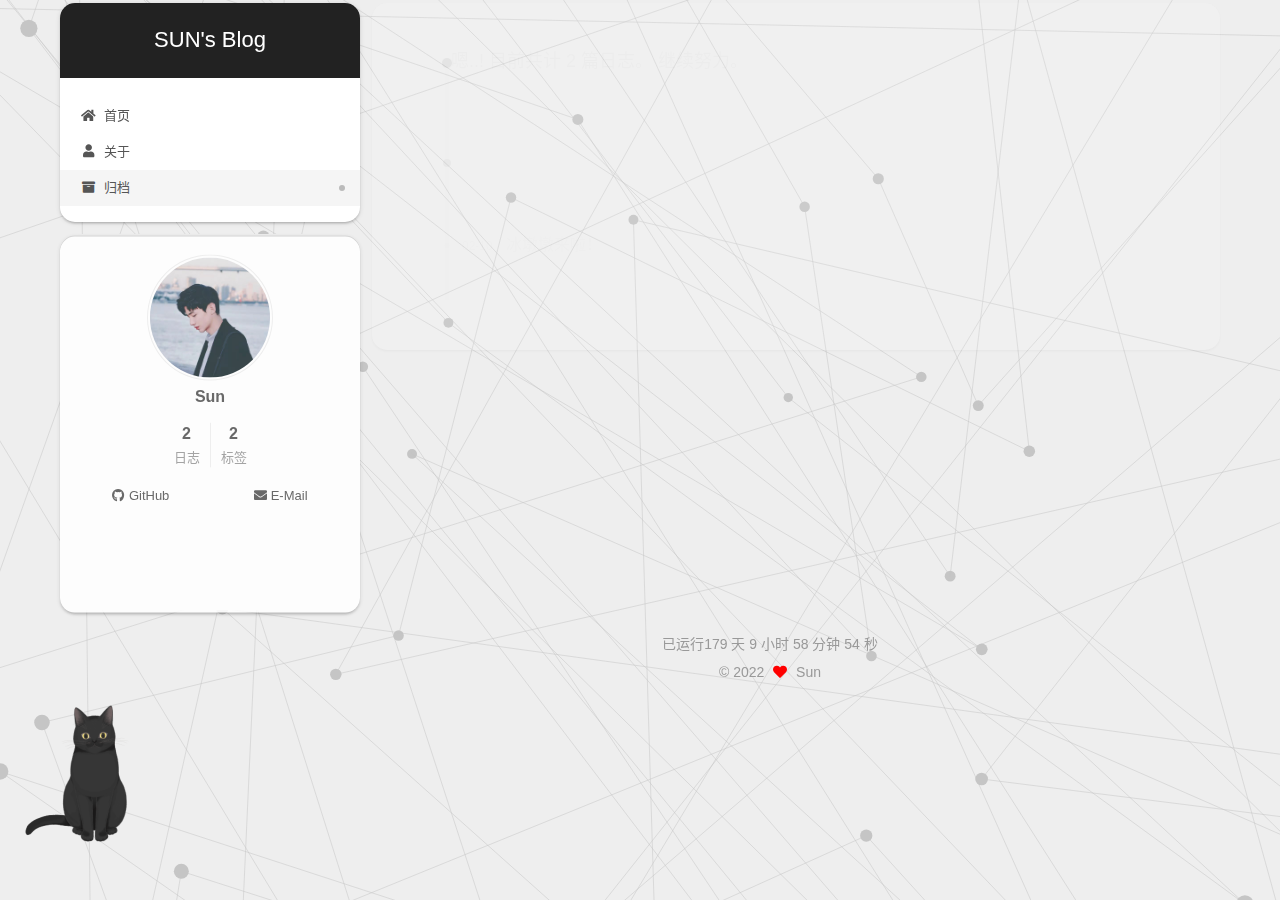
<file: archives/2022/02/index.html>
<!DOCTYPE html>
<html lang="zh-CN">
<head>
  <meta charset="UTF-8">
<meta name="viewport" content="width=device-width, initial-scale=1, maximum-scale=2">
<meta name="theme-color" content="#222">
<meta name="generator" content="Hexo 6.0.0">
  <link rel="apple-touch-icon" sizes="180x180" href="/images/favicon-32x32-sun.png">
  <link rel="icon" type="image/png" sizes="32x32" href="/images/favicon-32x32-sun.png">
  <link rel="icon" type="image/png" sizes="16x16" href="/images/favicon-16x16-sun.png">
  <link rel="mask-icon" href="/images/logo.svg" color="#222">

<link rel="stylesheet" href="/css/main.css">


<link rel="stylesheet" href="/lib/font-awesome/css/all.min.css">

<script id="hexo-configurations">
    var NexT = window.NexT || {};
    var CONFIG = {"hostname":"example.com","root":"/","scheme":"Gemini","version":"7.8.0","exturl":false,"sidebar":{"position":"left","width":300,"display":"post","padding":18,"offset":12,"onmobile":false},"copycode":{"enable":false,"show_result":false,"style":null},"back2top":{"enable":true,"sidebar":false,"scrollpercent":true},"bookmark":{"enable":false,"color":"#222","save":"auto"},"fancybox":false,"mediumzoom":false,"lazyload":false,"pangu":false,"comments":{"style":"tabs","active":null,"storage":true,"lazyload":false,"nav":null},"algolia":{"hits":{"per_page":10},"labels":{"input_placeholder":"Search for Posts","hits_empty":"We didn't find any results for the search: ${query}","hits_stats":"${hits} results found in ${time} ms"}},"localsearch":{"enable":false,"trigger":"auto","top_n_per_article":1,"unescape":false,"preload":false},"motion":{"enable":true,"async":false,"transition":{"post_block":"fadeIn","post_header":"slideDownIn","post_body":"slideDownIn","coll_header":"slideLeftIn","sidebar":"slideUpIn"}}};
  </script>

  <meta property="og:type" content="website">
<meta property="og:title" content="SUN&#39;s Blog">
<meta property="og:url" content="http://example.com/archives/2022/02/index.html">
<meta property="og:site_name" content="SUN&#39;s Blog">
<meta property="og:locale" content="zh_CN">
<meta property="article:author" content="Sun">
<meta name="twitter:card" content="summary">

<link rel="canonical" href="http://example.com/archives/2022/02/">


<script id="page-configurations">
  // https://hexo.io/docs/variables.html
  CONFIG.page = {
    sidebar: "",
    isHome : false,
    isPost : false,
    lang   : 'zh-CN'
  };
</script>

  <title>归档 | SUN's Blog</title>
  






  <noscript>
  <style>
  .use-motion .brand,
  .use-motion .menu-item,
  .sidebar-inner,
  .use-motion .post-block,
  .use-motion .pagination,
  .use-motion .comments,
  .use-motion .post-header,
  .use-motion .post-body,
  .use-motion .collection-header { opacity: initial; }

  .use-motion .site-title,
  .use-motion .site-subtitle {
    opacity: initial;
    top: initial;
  }

  .use-motion .logo-line-before i { left: initial; }
  .use-motion .logo-line-after i { right: initial; }
  </style>
</noscript>

</head>

<body itemscope itemtype="http://schema.org/WebPage">
  <div class="container use-motion">
    <div class="headband"></div>

    <header class="header" itemscope itemtype="http://schema.org/WPHeader">
      <div class="header-inner"><div class="site-brand-container">
  <div class="site-nav-toggle">
    <div class="toggle" aria-label="切换导航栏">
      <span class="toggle-line toggle-line-first"></span>
      <span class="toggle-line toggle-line-middle"></span>
      <span class="toggle-line toggle-line-last"></span>
    </div>
  </div>

  <div class="site-meta">

    <a href="/" class="brand" rel="start">
      <span class="logo-line-before"><i></i></span>
      <h1 class="site-title">SUN's Blog</h1>
      <span class="logo-line-after"><i></i></span>
    </a>
  </div>

  <div class="site-nav-right">
    <div class="toggle popup-trigger">
    </div>
  </div>
</div>




<nav class="site-nav">
  <ul id="menu" class="main-menu menu">
        <li class="menu-item menu-item-home">

    <a href="/" rel="section"><i class="fa fa-home fa-fw"></i>首页</a>

  </li>
        <li class="menu-item menu-item-about">

    <a href="/about/" rel="section"><i class="fa fa-user fa-fw"></i>关于</a>

  </li>
        <li class="menu-item menu-item-archives">

    <a href="/archives/" rel="section"><i class="fa fa-archive fa-fw"></i>归档</a>

  </li>
  </ul>
</nav>




</div>
    </header>

    
  <div class="back-to-top">
    <i class="fa fa-arrow-up"></i>
    <span>0%</span>
  </div>
  <div class="reading-progress-bar"></div>


    <main class="main">
      <div class="main-inner">
        <div class="content-wrap">
          

          <div class="content archive">
            

  
  
  
  <div class="post-block">
    <div class="posts-collapse">
      <div class="collection-title">
        <span class="collection-header">嗯..! 目前共计 2 篇日志。 继续努力。</span>
      </div>

      
    <div class="collection-year">
      <span class="collection-header">2022</span>
    </div>

  <article itemscope itemtype="http://schema.org/Article">
    <header class="post-header">

      <div class="post-meta">
        <time itemprop="dateCreated"
              datetime="2022-02-10T10:32:53+08:00"
              content="2022-02-10">
          02-10
        </time>
      </div>

      <div class="post-title">
          <a class="post-title-link" href="/2022/02/10/%E5%86%B0%E5%A2%A9%E5%A2%A9%E6%9D%A5%E5%95%A6%EF%BC%81/" itemprop="url">
            <span itemprop="name">冰墩墩来啦！</span>
          </a>
      </div>

    </header>
  </article>


    </div>
  </div>
  
  
  

  



          </div>
          

<script>
  window.addEventListener('tabs:register', () => {
    let { activeClass } = CONFIG.comments;
    if (CONFIG.comments.storage) {
      activeClass = localStorage.getItem('comments_active') || activeClass;
    }
    if (activeClass) {
      let activeTab = document.querySelector(`a[href="#comment-${activeClass}"]`);
      if (activeTab) {
        activeTab.click();
      }
    }
  });
  if (CONFIG.comments.storage) {
    window.addEventListener('tabs:click', event => {
      if (!event.target.matches('.tabs-comment .tab-content .tab-pane')) return;
      let commentClass = event.target.classList[1];
      localStorage.setItem('comments_active', commentClass);
    });
  }
</script>

        </div>
          
  
  <div class="toggle sidebar-toggle">
    <span class="toggle-line toggle-line-first"></span>
    <span class="toggle-line toggle-line-middle"></span>
    <span class="toggle-line toggle-line-last"></span>
  </div>

  <aside class="sidebar">
    <div class="sidebar-inner">

      <ul class="sidebar-nav motion-element">
        <li class="sidebar-nav-toc">
          文章目录
        </li>
        <li class="sidebar-nav-overview">
          站点概览
        </li>
      </ul>

      <!--noindex-->
      <div class="post-toc-wrap sidebar-panel">
      </div>
      <!--/noindex-->

      <div class="site-overview-wrap sidebar-panel">
        <div class="site-author motion-element" itemprop="author" itemscope itemtype="http://schema.org/Person">
    <img class="site-author-image" itemprop="image" alt="Sun"
      src="/images/avatar.jpg">
  <p class="site-author-name" itemprop="name">Sun</p>
  <div class="site-description" itemprop="description"></div>
</div>
<div class="site-state-wrap motion-element">
  <nav class="site-state">
      <div class="site-state-item site-state-posts">
          <a href="/archives/">
        
          <span class="site-state-item-count">2</span>
          <span class="site-state-item-name">日志</span>
        </a>
      </div>
      <div class="site-state-item site-state-tags">
        <span class="site-state-item-count">2</span>
        <span class="site-state-item-name">标签</span>
      </div>
  </nav>
</div>
  <div class="links-of-author motion-element">
      <span class="links-of-author-item">
        <a href="https://github.com/M-SunRise" title="GitHub → https:&#x2F;&#x2F;github.com&#x2F;M-SunRise" rel="noopener" target="_blank"><i class="fab fa-github fa-fw"></i>GitHub</a>
      </span>
      <span class="links-of-author-item">
        <a href="mailto:jingh_sun@126.com" title="E-Mail → mailto:jingh_sun@126.com" rel="noopener" target="_blank"><i class="fa fa-envelope fa-fw"></i>E-Mail</a>
      </span>
  </div>



      </div>
      <div id="music163player">
       <iframe frameborder="no" border="0" marginwidth="0" marginheight="0" width=330 height=86 src="//music.163.com/outchain/player?type=2&id=520277152&auto=1&height=66"></iframe>
      </div>
    </div>
  </aside>
  <div id="sidebar-dimmer"></div>


      </div>
    </main>

    <footer class="footer">
      <div class="footer-inner">
        

        
<!--添加运行时间-->
<span id="sitetime"></span>
<script language=javascript>
    function siteTime(){
        window.setTimeout("siteTime()", 1000);
        var seconds = 1000;
        var minutes = seconds * 60;
        var hours = minutes * 60;
        var days = hours * 24;
        var years = days * 365;
        var today = new Date();
        var todayYear = today.getFullYear();
        var todayMonth = today.getMonth()+1;
        var todayDate = today.getDate();
        var todayHour = today.getHours();
        var todayMinute = today.getMinutes();
        var todaySecond = today.getSeconds();
        /* 
      Date.UTC() -- 返回date对象距世界标准时间(UTC)1970年1月1日午夜之间的毫秒数(时间戳)
      year - 作为date对象的年份，为4位年份值
      month - 0-11之间的整数，做为date对象的月份
      day - 1-31之间的整数，做为date对象的天数
      hours - 0(午夜24点)-23之间的整数，做为date对象的小时数
      minutes - 0-59之间的整数，做为date对象的分钟数
      seconds - 0-59之间的整数，做为date对象的秒数
      microseconds - 0-999之间的整数，做为date对象的毫秒数
     */
        var t1 = Date.UTC(2021,01,27,08,00,00); //北京时间2018-2-13 00:00:00
        var t2 = Date.UTC(todayYear,todayMonth,todayDate,todayHour,todayMinute,todaySecond);
        var diff = t2-t1;
        var diffYears = Math.floor(diff/years);
        var diffDays = Math.floor((diff/days)-diffYears*365);
        var diffHours = Math.floor((diff-(diffYears*365+diffDays)*days)/hours);
        var diffMinutes = Math.floor((diff-(diffYears*365+diffDays)*days-diffHours*hours)/minutes);
        var diffSeconds = Math.floor((diff-(diffYears*365+diffDays)*days-diffHours*hours-diffMinutes*minutes)/seconds);
        document.getElementById("sitetime").innerHTML=" 已运行"+/*diffYears+" 年 "+*/diffDays+" 天 "+diffHours+" 小时 "+diffMinutes+" 分钟 "+diffSeconds+" 秒";
    }
    siteTime();
</script>
<div class="copyright">
  
  &copy; 
  <span itemprop="copyrightYear">2022</span>
  <span class="with-love">
    <i class="fa fa-heart"></i>
  </span>
  <span class="author" itemprop="copyrightHolder">Sun</span>
</div>


        








      </div>
    </footer>
  </div>

  
  <script src="/lib/anime.min.js"></script>
  <script src="/lib/velocity/velocity.min.js"></script>
  <script src="/lib/velocity/velocity.ui.min.js"></script>

<script src="/js/utils.js"></script>

<script src="/js/motion.js"></script>


<script src="/js/schemes/pisces.js"></script>


<script src="/js/next-boot.js"></script>


  <script defer src="/lib/three/three.min.js"></script>
    <script defer src="/lib/three/canvas_lines.min.js"></script>


  















  

  

  

  <script async src="/js/cursor/fireworks.js"></script>

  
<script src="/live2dw/lib/L2Dwidget.min.js?094cbace49a39548bed64abff5988b05"></script><script>L2Dwidget.init({"pluginModelPath":"assets/","model":{"jsonPath":"/live2dw/assets/hijiki.model.json"},"display":{"position":"left","width":150,"height":300,"hOffset":20},"mobile":{"show":true},"log":false,"pluginJsPath":"lib/","pluginRootPath":"live2dw/","tagMode":false});</script></body>
</html>
</file>
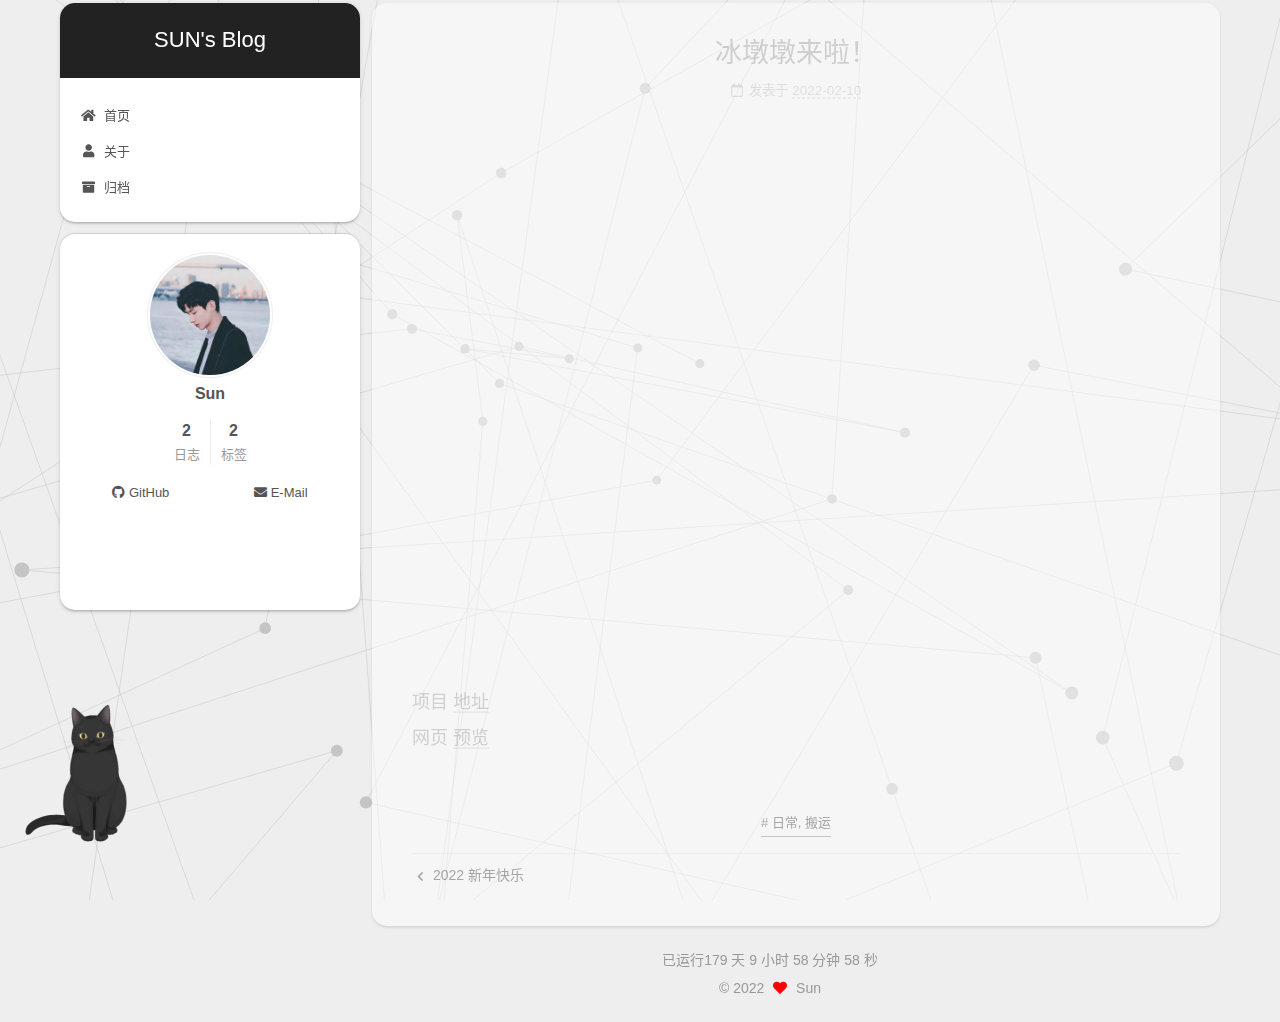
<file: 2022/02/10/冰墩墩来啦！/index.html>
<!DOCTYPE html>
<html lang="zh-CN">
<head>
  <meta charset="UTF-8">
<meta name="viewport" content="width=device-width, initial-scale=1, maximum-scale=2">
<meta name="theme-color" content="#222">
<meta name="generator" content="Hexo 6.0.0">
  <link rel="apple-touch-icon" sizes="180x180" href="/images/favicon-32x32-sun.png">
  <link rel="icon" type="image/png" sizes="32x32" href="/images/favicon-32x32-sun.png">
  <link rel="icon" type="image/png" sizes="16x16" href="/images/favicon-16x16-sun.png">
  <link rel="mask-icon" href="/images/logo.svg" color="#222">

<link rel="stylesheet" href="/css/main.css">


<link rel="stylesheet" href="/lib/font-awesome/css/all.min.css">

<script id="hexo-configurations">
    var NexT = window.NexT || {};
    var CONFIG = {"hostname":"example.com","root":"/","scheme":"Gemini","version":"7.8.0","exturl":false,"sidebar":{"position":"left","width":300,"display":"post","padding":18,"offset":12,"onmobile":false},"copycode":{"enable":false,"show_result":false,"style":null},"back2top":{"enable":true,"sidebar":false,"scrollpercent":true},"bookmark":{"enable":false,"color":"#222","save":"auto"},"fancybox":false,"mediumzoom":false,"lazyload":false,"pangu":false,"comments":{"style":"tabs","active":null,"storage":true,"lazyload":false,"nav":null},"algolia":{"hits":{"per_page":10},"labels":{"input_placeholder":"Search for Posts","hits_empty":"We didn't find any results for the search: ${query}","hits_stats":"${hits} results found in ${time} ms"}},"localsearch":{"enable":false,"trigger":"auto","top_n_per_article":1,"unescape":false,"preload":false},"motion":{"enable":true,"async":false,"transition":{"post_block":"fadeIn","post_header":"slideDownIn","post_body":"slideDownIn","coll_header":"slideLeftIn","sidebar":"slideUpIn"}}};
  </script>

  <meta name="description" content="项目 地址 网页 预览">
<meta property="og:type" content="article">
<meta property="og:title" content="冰墩墩来啦！">
<meta property="og:url" content="http://example.com/2022/02/10/%E5%86%B0%E5%A2%A9%E5%A2%A9%E6%9D%A5%E5%95%A6%EF%BC%81/index.html">
<meta property="og:site_name" content="SUN&#39;s Blog">
<meta property="og:description" content="项目 地址 网页 预览">
<meta property="og:locale" content="zh_CN">
<meta property="article:published_time" content="2022-02-10T02:32:53.000Z">
<meta property="article:modified_time" content="2022-02-10T02:56:08.388Z">
<meta property="article:author" content="Sun">
<meta property="article:tag" content="日常, 搬运">
<meta name="twitter:card" content="summary">

<link rel="canonical" href="http://example.com/2022/02/10/%E5%86%B0%E5%A2%A9%E5%A2%A9%E6%9D%A5%E5%95%A6%EF%BC%81/">


<script id="page-configurations">
  // https://hexo.io/docs/variables.html
  CONFIG.page = {
    sidebar: "",
    isHome : false,
    isPost : true,
    lang   : 'zh-CN'
  };
</script>

  <title>冰墩墩来啦！ | SUN's Blog</title>
  






  <noscript>
  <style>
  .use-motion .brand,
  .use-motion .menu-item,
  .sidebar-inner,
  .use-motion .post-block,
  .use-motion .pagination,
  .use-motion .comments,
  .use-motion .post-header,
  .use-motion .post-body,
  .use-motion .collection-header { opacity: initial; }

  .use-motion .site-title,
  .use-motion .site-subtitle {
    opacity: initial;
    top: initial;
  }

  .use-motion .logo-line-before i { left: initial; }
  .use-motion .logo-line-after i { right: initial; }
  </style>
</noscript>

</head>

<body itemscope itemtype="http://schema.org/WebPage">
  <div class="container use-motion">
    <div class="headband"></div>

    <header class="header" itemscope itemtype="http://schema.org/WPHeader">
      <div class="header-inner"><div class="site-brand-container">
  <div class="site-nav-toggle">
    <div class="toggle" aria-label="切换导航栏">
      <span class="toggle-line toggle-line-first"></span>
      <span class="toggle-line toggle-line-middle"></span>
      <span class="toggle-line toggle-line-last"></span>
    </div>
  </div>

  <div class="site-meta">

    <a href="/" class="brand" rel="start">
      <span class="logo-line-before"><i></i></span>
      <h1 class="site-title">SUN's Blog</h1>
      <span class="logo-line-after"><i></i></span>
    </a>
  </div>

  <div class="site-nav-right">
    <div class="toggle popup-trigger">
    </div>
  </div>
</div>




<nav class="site-nav">
  <ul id="menu" class="main-menu menu">
        <li class="menu-item menu-item-home">

    <a href="/" rel="section"><i class="fa fa-home fa-fw"></i>首页</a>

  </li>
        <li class="menu-item menu-item-about">

    <a href="/about/" rel="section"><i class="fa fa-user fa-fw"></i>关于</a>

  </li>
        <li class="menu-item menu-item-archives">

    <a href="/archives/" rel="section"><i class="fa fa-archive fa-fw"></i>归档</a>

  </li>
  </ul>
</nav>




</div>
    </header>

    
  <div class="back-to-top">
    <i class="fa fa-arrow-up"></i>
    <span>0%</span>
  </div>
  <div class="reading-progress-bar"></div>


    <main class="main">
      <div class="main-inner">
        <div class="content-wrap">
          

          <div class="content post posts-expand">
            

    
  
  
  <article itemscope itemtype="http://schema.org/Article" class="post-block" lang="zh-CN">
    <link itemprop="mainEntityOfPage" href="http://example.com/2022/02/10/%E5%86%B0%E5%A2%A9%E5%A2%A9%E6%9D%A5%E5%95%A6%EF%BC%81/">

    <span hidden itemprop="author" itemscope itemtype="http://schema.org/Person">
      <meta itemprop="image" content="/images/avatar.jpg">
      <meta itemprop="name" content="Sun">
      <meta itemprop="description" content="">
    </span>

    <span hidden itemprop="publisher" itemscope itemtype="http://schema.org/Organization">
      <meta itemprop="name" content="SUN's Blog">
    </span>
      <header class="post-header">
        <h1 class="post-title" itemprop="name headline">
          冰墩墩来啦！
        </h1>

        <div class="post-meta">
            <span class="post-meta-item">
              <span class="post-meta-item-icon">
                <i class="far fa-calendar"></i>
              </span>
              <span class="post-meta-item-text">发表于</span>
              

              <time title="创建时间：2022-02-10 10:32:53 / 修改时间：10:56:08" itemprop="dateCreated datePublished" datetime="2022-02-10T10:32:53+08:00">2022-02-10</time>
            </span>

          

        </div>
      </header>

    
    
    
    <div class="post-body" itemprop="articleBody">

      
        <iframe src="https://dragonir.github.io/3d/#/olympic" width="1000px" height="500px" frameborder="0" scrolling="no"> </iframe>

<p> 项目 <a target="_blank" rel="noopener" href="https://github.com/dragonir/3d/tree/master/src/containers/Olympic">地址</a><br> 网页 <a target="_blank" rel="noopener" href="https://dragonir.github.io/3d/#/olympic">预览</a></p>

    </div>

    
    
    

      <footer class="post-footer">
          <div class="post-tags">
              <a href="/tags/%E6%97%A5%E5%B8%B8-%E6%90%AC%E8%BF%90/" rel="tag"># 日常, 搬运</a>
          </div>

        


        
    <div class="post-nav">
      <div class="post-nav-item">
    <a href="/2022/01/26/hello-world/" rel="prev" title="2022	新年快乐">
      <i class="fa fa-chevron-left"></i> 2022	新年快乐
    </a></div>
      <div class="post-nav-item"></div>
    </div>
      </footer>
    
  </article>
  
  
  



          </div>
          

<script>
  window.addEventListener('tabs:register', () => {
    let { activeClass } = CONFIG.comments;
    if (CONFIG.comments.storage) {
      activeClass = localStorage.getItem('comments_active') || activeClass;
    }
    if (activeClass) {
      let activeTab = document.querySelector(`a[href="#comment-${activeClass}"]`);
      if (activeTab) {
        activeTab.click();
      }
    }
  });
  if (CONFIG.comments.storage) {
    window.addEventListener('tabs:click', event => {
      if (!event.target.matches('.tabs-comment .tab-content .tab-pane')) return;
      let commentClass = event.target.classList[1];
      localStorage.setItem('comments_active', commentClass);
    });
  }
</script>

        </div>
          
  
  <div class="toggle sidebar-toggle">
    <span class="toggle-line toggle-line-first"></span>
    <span class="toggle-line toggle-line-middle"></span>
    <span class="toggle-line toggle-line-last"></span>
  </div>

  <aside class="sidebar">
    <div class="sidebar-inner">

      <ul class="sidebar-nav motion-element">
        <li class="sidebar-nav-toc">
          文章目录
        </li>
        <li class="sidebar-nav-overview">
          站点概览
        </li>
      </ul>

      <!--noindex-->
      <div class="post-toc-wrap sidebar-panel">
      </div>
      <!--/noindex-->

      <div class="site-overview-wrap sidebar-panel">
        <div class="site-author motion-element" itemprop="author" itemscope itemtype="http://schema.org/Person">
    <img class="site-author-image" itemprop="image" alt="Sun"
      src="/images/avatar.jpg">
  <p class="site-author-name" itemprop="name">Sun</p>
  <div class="site-description" itemprop="description"></div>
</div>
<div class="site-state-wrap motion-element">
  <nav class="site-state">
      <div class="site-state-item site-state-posts">
          <a href="/archives/">
        
          <span class="site-state-item-count">2</span>
          <span class="site-state-item-name">日志</span>
        </a>
      </div>
      <div class="site-state-item site-state-tags">
        <span class="site-state-item-count">2</span>
        <span class="site-state-item-name">标签</span>
      </div>
  </nav>
</div>
  <div class="links-of-author motion-element">
      <span class="links-of-author-item">
        <a href="https://github.com/M-SunRise" title="GitHub → https:&#x2F;&#x2F;github.com&#x2F;M-SunRise" rel="noopener" target="_blank"><i class="fab fa-github fa-fw"></i>GitHub</a>
      </span>
      <span class="links-of-author-item">
        <a href="mailto:jingh_sun@126.com" title="E-Mail → mailto:jingh_sun@126.com" rel="noopener" target="_blank"><i class="fa fa-envelope fa-fw"></i>E-Mail</a>
      </span>
  </div>



      </div>
      <div id="music163player">
       <iframe frameborder="no" border="0" marginwidth="0" marginheight="0" width=330 height=86 src="//music.163.com/outchain/player?type=2&id=520277152&auto=1&height=66"></iframe>
      </div>
    </div>
  </aside>
  <div id="sidebar-dimmer"></div>


      </div>
    </main>

    <footer class="footer">
      <div class="footer-inner">
        

        
<!--添加运行时间-->
<span id="sitetime"></span>
<script language=javascript>
    function siteTime(){
        window.setTimeout("siteTime()", 1000);
        var seconds = 1000;
        var minutes = seconds * 60;
        var hours = minutes * 60;
        var days = hours * 24;
        var years = days * 365;
        var today = new Date();
        var todayYear = today.getFullYear();
        var todayMonth = today.getMonth()+1;
        var todayDate = today.getDate();
        var todayHour = today.getHours();
        var todayMinute = today.getMinutes();
        var todaySecond = today.getSeconds();
        /* 
      Date.UTC() -- 返回date对象距世界标准时间(UTC)1970年1月1日午夜之间的毫秒数(时间戳)
      year - 作为date对象的年份，为4位年份值
      month - 0-11之间的整数，做为date对象的月份
      day - 1-31之间的整数，做为date对象的天数
      hours - 0(午夜24点)-23之间的整数，做为date对象的小时数
      minutes - 0-59之间的整数，做为date对象的分钟数
      seconds - 0-59之间的整数，做为date对象的秒数
      microseconds - 0-999之间的整数，做为date对象的毫秒数
     */
        var t1 = Date.UTC(2021,01,27,08,00,00); //北京时间2018-2-13 00:00:00
        var t2 = Date.UTC(todayYear,todayMonth,todayDate,todayHour,todayMinute,todaySecond);
        var diff = t2-t1;
        var diffYears = Math.floor(diff/years);
        var diffDays = Math.floor((diff/days)-diffYears*365);
        var diffHours = Math.floor((diff-(diffYears*365+diffDays)*days)/hours);
        var diffMinutes = Math.floor((diff-(diffYears*365+diffDays)*days-diffHours*hours)/minutes);
        var diffSeconds = Math.floor((diff-(diffYears*365+diffDays)*days-diffHours*hours-diffMinutes*minutes)/seconds);
        document.getElementById("sitetime").innerHTML=" 已运行"+/*diffYears+" 年 "+*/diffDays+" 天 "+diffHours+" 小时 "+diffMinutes+" 分钟 "+diffSeconds+" 秒";
    }
    siteTime();
</script>
<div class="copyright">
  
  &copy; 
  <span itemprop="copyrightYear">2022</span>
  <span class="with-love">
    <i class="fa fa-heart"></i>
  </span>
  <span class="author" itemprop="copyrightHolder">Sun</span>
</div>


        








      </div>
    </footer>
  </div>

  
  <script src="/lib/anime.min.js"></script>
  <script src="/lib/velocity/velocity.min.js"></script>
  <script src="/lib/velocity/velocity.ui.min.js"></script>

<script src="/js/utils.js"></script>

<script src="/js/motion.js"></script>


<script src="/js/schemes/pisces.js"></script>


<script src="/js/next-boot.js"></script>


  <script defer src="/lib/three/three.min.js"></script>
    <script defer src="/lib/three/canvas_lines.min.js"></script>


  















  

  

  

  <script async src="/js/cursor/fireworks.js"></script>

  
<script src="/live2dw/lib/L2Dwidget.min.js?094cbace49a39548bed64abff5988b05"></script><script>L2Dwidget.init({"pluginModelPath":"assets/","model":{"jsonPath":"/live2dw/assets/hijiki.model.json"},"display":{"position":"left","width":150,"height":300,"hOffset":20},"mobile":{"show":true},"log":false,"pluginJsPath":"lib/","pluginRootPath":"live2dw/","tagMode":false});</script></body>
</html>
</file>
<file: css/main.css>
:root {
  --body-bg-color: #eee;
  --content-bg-color: #fff;
  --card-bg-color: #f5f5f5;
  --text-color: #555;
  --blockquote-color: #666;
  --link-color: #555;
  --link-hover-color: #222;
  --brand-color: #fff;
  --brand-hover-color: #fff;
  --table-row-odd-bg-color: #f9f9f9;
  --table-row-hover-bg-color: #f5f5f5;
  --menu-item-bg-color: #f5f5f5;
  --btn-default-bg: #fff;
  --btn-default-color: #555;
  --btn-default-border-color: #555;
  --btn-default-hover-bg: #222;
  --btn-default-hover-color: #fff;
  --btn-default-hover-border-color: #222;
}
html {
  line-height: 1.15; /* 1 */
  -webkit-text-size-adjust: 100%; /* 2 */
}
body {
  margin: 0;
}
main {
  display: block;
}
h1 {
  font-size: 2em;
  margin: 0.67em 0;
}
hr {
  box-sizing: content-box; /* 1 */
  height: 0; /* 1 */
  overflow: visible; /* 2 */
}
pre {
  font-family: monospace, monospace; /* 1 */
  font-size: 1em; /* 2 */
}
a {
  background: transparent;
}
abbr[title] {
  border-bottom: none; /* 1 */
  text-decoration: underline; /* 2 */
  text-decoration: underline dotted; /* 2 */
}
b,
strong {
  font-weight: bolder;
}
code,
kbd,
samp {
  font-family: monospace, monospace; /* 1 */
  font-size: 1em; /* 2 */
}
small {
  font-size: 80%;
}
sub,
sup {
  font-size: 75%;
  line-height: 0;
  position: relative;
  vertical-align: baseline;
}
sub {
  bottom: -0.25em;
}
sup {
  top: -0.5em;
}
img {
  border-style: none;
}
button,
input,
optgroup,
select,
textarea {
  font-family: inherit; /* 1 */
  font-size: 100%; /* 1 */
  line-height: 1.15; /* 1 */
  margin: 0; /* 2 */
}
button,
input {
/* 1 */
  overflow: visible;
}
button,
select {
/* 1 */
  text-transform: none;
}
button,
[type='button'],
[type='reset'],
[type='submit'] {
  -webkit-appearance: button;
}
button::-moz-focus-inner,
[type='button']::-moz-focus-inner,
[type='reset']::-moz-focus-inner,
[type='submit']::-moz-focus-inner {
  border-style: none;
  padding: 0;
}
button:-moz-focusring,
[type='button']:-moz-focusring,
[type='reset']:-moz-focusring,
[type='submit']:-moz-focusring {
  outline: 1px dotted ButtonText;
}
fieldset {
  padding: 0.35em 0.75em 0.625em;
}
legend {
  box-sizing: border-box; /* 1 */
  color: inherit; /* 2 */
  display: table; /* 1 */
  max-width: 100%; /* 1 */
  padding: 0; /* 3 */
  white-space: normal; /* 1 */
}
progress {
  vertical-align: baseline;
}
textarea {
  overflow: auto;
}
[type='checkbox'],
[type='radio'] {
  box-sizing: border-box; /* 1 */
  padding: 0; /* 2 */
}
[type='number']::-webkit-inner-spin-button,
[type='number']::-webkit-outer-spin-button {
  height: auto;
}
[type='search'] {
  outline-offset: -2px; /* 2 */
  -webkit-appearance: textfield; /* 1 */
}
[type='search']::-webkit-search-decoration {
  -webkit-appearance: none;
}
::-webkit-file-upload-button {
  font: inherit; /* 2 */
  -webkit-appearance: button; /* 1 */
}
details {
  display: block;
}
summary {
  display: list-item;
}
template {
  display: none;
}
[hidden] {
  display: none;
}
::selection {
  background: #262a30;
  color: #eee;
}
html,
body {
  height: 100%;
}
body {
  background: var(--body-bg-color);
  color: var(--text-color);
  font-family: 'Lato', "PingFang SC", "Microsoft YaHei", sans-serif;
  font-size: 1em;
  line-height: 2;
}
@media (max-width: 991px) {
  body {
    padding-left: 0 !important;
    padding-right: 0 !important;
  }
}
h1,
h2,
h3,
h4,
h5,
h6 {
  font-family: 'Lato', "PingFang SC", "Microsoft YaHei", sans-serif;
  font-weight: bold;
  line-height: 1.5;
  margin: 20px 0 15px;
}
h1 {
  font-size: 1.5em;
}
h2 {
  font-size: 1.375em;
}
h3 {
  font-size: 1.25em;
}
h4 {
  font-size: 1.125em;
}
h5 {
  font-size: 1em;
}
h6 {
  font-size: 0.875em;
}
p {
  margin: 0 0 20px 0;
}
a,
span.exturl {
  border-bottom: 1px solid #999;
  color: var(--link-color);
  outline: 0;
  text-decoration: none;
  overflow-wrap: break-word;
  word-wrap: break-word;
  cursor: pointer;
}
a:hover,
span.exturl:hover {
  border-bottom-color: var(--link-hover-color);
  color: var(--link-hover-color);
}
iframe,
img,
video {
  display: block;
  margin-left: auto;
  margin-right: auto;
  max-width: 100%;
}
hr {
  background-image: repeating-linear-gradient(-45deg, #ddd, #ddd 4px, transparent 4px, transparent 8px);
  border: 0;
  height: 3px;
  margin: 40px 0;
}
blockquote {
  border-left: 4px solid #ddd;
  color: var(--blockquote-color);
  margin: 0;
  padding: 0 15px;
}
blockquote cite::before {
  content: '-';
  padding: 0 5px;
}
dt {
  font-weight: bold;
}
dd {
  margin: 0;
  padding: 0;
}
kbd {
  background-color: #f5f5f5;
  background-image: linear-gradient(#eee, #fff, #eee);
  border: 1px solid #ccc;
  border-radius: 0.2em;
  box-shadow: 0.1em 0.1em 0.2em rgba(0,0,0,0.1);
  color: #555;
  font-family: inherit;
  padding: 0.1em 0.3em;
  white-space: nowrap;
}
.table-container {
  overflow: auto;
}
table {
  border-collapse: collapse;
  border-spacing: 0;
  font-size: 0.875em;
  margin: 0 0 20px 0;
  width: 100%;
}
tbody tr:nth-of-type(odd) {
  background: var(--table-row-odd-bg-color);
}
tbody tr:hover {
  background: var(--table-row-hover-bg-color);
}
caption,
th,
td {
  font-weight: normal;
  padding: 8px;
  vertical-align: middle;
}
th,
td {
  border: 1px solid #ddd;
  border-bottom: 3px solid #ddd;
}
th {
  font-weight: 700;
  padding-bottom: 10px;
}
td {
  border-bottom-width: 1px;
}
.btn {
  background: var(--btn-default-bg);
  border: 2px solid var(--btn-default-border-color);
  border-radius: 2px;
  color: var(--btn-default-color);
  display: inline-block;
  font-size: 0.875em;
  line-height: 2;
  padding: 0 20px;
  text-decoration: none;
  transition-property: background-color;
  transition-delay: 0s;
  transition-duration: 0.2s;
  transition-timing-function: ease-in-out;
}
.btn:hover {
  background: var(--btn-default-hover-bg);
  border-color: var(--btn-default-hover-border-color);
  color: var(--btn-default-hover-color);
}
.btn + .btn {
  margin: 0 0 8px 8px;
}
.btn .fa-fw {
  text-align: left;
  width: 1.285714285714286em;
}
.toggle {
  line-height: 0;
}
.toggle .toggle-line {
  background: #fff;
  display: inline-block;
  height: 2px;
  left: 0;
  position: relative;
  top: 0;
  transition: all 0.4s;
  vertical-align: top;
  width: 100%;
}
.toggle .toggle-line:not(:first-child) {
  margin-top: 3px;
}
.toggle.toggle-arrow .toggle-line-first {
  left: 50%;
  top: 2px;
  transform: rotate(45deg);
  width: 50%;
}
.toggle.toggle-arrow .toggle-line-middle {
  left: 2px;
  width: 90%;
}
.toggle.toggle-arrow .toggle-line-last {
  left: 50%;
  top: -2px;
  transform: rotate(-45deg);
  width: 50%;
}
.toggle.toggle-close .toggle-line-first {
  transform: rotate(-45deg);
  top: 5px;
}
.toggle.toggle-close .toggle-line-middle {
  opacity: 0;
}
.toggle.toggle-close .toggle-line-last {
  transform: rotate(45deg);
  top: -5px;
}
.highlight,
pre {
  background: #f7f7f7;
  color: #4d4d4c;
  line-height: 1.6;
  margin: 0 auto 20px;
}
pre,
code {
  font-family: consolas, Menlo, monospace, "PingFang SC", "Microsoft YaHei";
}
code {
  background: #eee;
  border-radius: 3px;
  color: #555;
  padding: 2px 4px;
  overflow-wrap: break-word;
  word-wrap: break-word;
}
.highlight *::selection {
  background: #d6d6d6;
}
.highlight pre {
  border: 0;
  margin: 0;
  padding: 10px 0;
}
.highlight table {
  border: 0;
  margin: 0;
  width: auto;
}
.highlight td {
  border: 0;
  padding: 0;
}
.highlight figcaption {
  background: #eff2f3;
  color: #4d4d4c;
  display: flex;
  font-size: 0.875em;
  justify-content: space-between;
  line-height: 1.2;
  padding: 0.5em;
}
.highlight figcaption a {
  color: #4d4d4c;
}
.highlight figcaption a:hover {
  border-bottom-color: #4d4d4c;
}
.highlight .gutter {
  -moz-user-select: none;
  -ms-user-select: none;
  -webkit-user-select: none;
  user-select: none;
}
.highlight .gutter pre {
  background: #eff2f3;
  color: #869194;
  padding-left: 10px;
  padding-right: 10px;
  text-align: right;
}
.highlight .code pre {
  background: #f7f7f7;
  padding-left: 10px;
  width: 100%;
}
.gist table {
  width: auto;
}
.gist table td {
  border: 0;
}
pre {
  overflow: auto;
  padding: 10px;
}
pre code {
  background: none;
  color: #4d4d4c;
  font-size: 0.875em;
  padding: 0;
  text-shadow: none;
}
pre .deletion {
  background: #fdd;
}
pre .addition {
  background: #dfd;
}
pre .meta {
  color: #eab700;
  -moz-user-select: none;
  -ms-user-select: none;
  -webkit-user-select: none;
  user-select: none;
}
pre .comment {
  color: #8e908c;
}
pre .variable,
pre .attribute,
pre .tag,
pre .name,
pre .regexp,
pre .ruby .constant,
pre .xml .tag .title,
pre .xml .pi,
pre .xml .doctype,
pre .html .doctype,
pre .css .id,
pre .css .class,
pre .css .pseudo {
  color: #c82829;
}
pre .number,
pre .preprocessor,
pre .built_in,
pre .builtin-name,
pre .literal,
pre .params,
pre .constant,
pre .command {
  color: #f5871f;
}
pre .ruby .class .title,
pre .css .rules .attribute,
pre .string,
pre .symbol,
pre .value,
pre .inheritance,
pre .header,
pre .ruby .symbol,
pre .xml .cdata,
pre .special,
pre .formula {
  color: #718c00;
}
pre .title,
pre .css .hexcolor {
  color: #3e999f;
}
pre .function,
pre .python .decorator,
pre .python .title,
pre .ruby .function .title,
pre .ruby .title .keyword,
pre .perl .sub,
pre .javascript .title,
pre .coffeescript .title {
  color: #4271ae;
}
pre .keyword,
pre .javascript .function {
  color: #8959a8;
}
.blockquote-center {
  border-left: none;
  margin: 40px 0;
  padding: 0;
  position: relative;
  text-align: center;
}
.blockquote-center .fa {
  display: block;
  opacity: 0.6;
  position: absolute;
  width: 100%;
}
.blockquote-center .fa-quote-left {
  border-top: 1px solid #ccc;
  text-align: left;
  top: -20px;
}
.blockquote-center .fa-quote-right {
  border-bottom: 1px solid #ccc;
  text-align: right;
  bottom: -20px;
}
.blockquote-center p,
.blockquote-center div {
  text-align: center;
}
.post-body .group-picture img {
  margin: 0 auto;
  padding: 0 3px;
}
.group-picture-row {
  margin-bottom: 6px;
  overflow: hidden;
}
.group-picture-column {
  float: left;
  margin-bottom: 10px;
}
.post-body .label {
  color: #555;
  display: inline;
  padding: 0 2px;
}
.post-body .label.default {
  background: #f0f0f0;
}
.post-body .label.primary {
  background: #efe6f7;
}
.post-body .label.info {
  background: #e5f2f8;
}
.post-body .label.success {
  background: #e7f4e9;
}
.post-body .label.warning {
  background: #fcf6e1;
}
.post-body .label.danger {
  background: #fae8eb;
}
.post-body .tabs {
  margin-bottom: 20px;
}
.post-body .tabs,
.tabs-comment {
  display: block;
  padding-top: 10px;
  position: relative;
}
.post-body .tabs ul.nav-tabs,
.tabs-comment ul.nav-tabs {
  display: flex;
  flex-wrap: wrap;
  margin: 0;
  margin-bottom: -1px;
  padding: 0;
}
@media (max-width: 413px) {
  .post-body .tabs ul.nav-tabs,
  .tabs-comment ul.nav-tabs {
    display: block;
    margin-bottom: 5px;
  }
}
.post-body .tabs ul.nav-tabs li.tab,
.tabs-comment ul.nav-tabs li.tab {
  border-bottom: 1px solid #ddd;
  border-left: 1px solid transparent;
  border-right: 1px solid transparent;
  border-top: 3px solid transparent;
  flex-grow: 1;
  list-style-type: none;
  border-radius: 0 0 0 0;
}
@media (max-width: 413px) {
  .post-body .tabs ul.nav-tabs li.tab,
  .tabs-comment ul.nav-tabs li.tab {
    border-bottom: 1px solid transparent;
    border-left: 3px solid transparent;
    border-right: 1px solid transparent;
    border-top: 1px solid transparent;
  }
}
@media (max-width: 413px) {
  .post-body .tabs ul.nav-tabs li.tab,
  .tabs-comment ul.nav-tabs li.tab {
    border-radius: 0;
  }
}
.post-body .tabs ul.nav-tabs li.tab a,
.tabs-comment ul.nav-tabs li.tab a {
  border-bottom: initial;
  display: block;
  line-height: 1.8;
  outline: 0;
  padding: 0.25em 0.75em;
  text-align: center;
  transition-delay: 0s;
  transition-duration: 0.2s;
  transition-timing-function: ease-out;
}
.post-body .tabs ul.nav-tabs li.tab a i,
.tabs-comment ul.nav-tabs li.tab a i {
  width: 1.285714285714286em;
}
.post-body .tabs ul.nav-tabs li.tab.active,
.tabs-comment ul.nav-tabs li.tab.active {
  border-bottom: 1px solid transparent;
  border-left: 1px solid #ddd;
  border-right: 1px solid #ddd;
  border-top: 3px solid #fc6423;
}
@media (max-width: 413px) {
  .post-body .tabs ul.nav-tabs li.tab.active,
  .tabs-comment ul.nav-tabs li.tab.active {
    border-bottom: 1px solid #ddd;
    border-left: 3px solid #fc6423;
    border-right: 1px solid #ddd;
    border-top: 1px solid #ddd;
  }
}
.post-body .tabs ul.nav-tabs li.tab.active a,
.tabs-comment ul.nav-tabs li.tab.active a {
  color: var(--link-color);
  cursor: default;
}
.post-body .tabs .tab-content .tab-pane,
.tabs-comment .tab-content .tab-pane {
  border: 1px solid #ddd;
  border-top: 0;
  padding: 20px 20px 0 20px;
  border-radius: 0;
}
.post-body .tabs .tab-content .tab-pane:not(.active),
.tabs-comment .tab-content .tab-pane:not(.active) {
  display: none;
}
.post-body .tabs .tab-content .tab-pane.active,
.tabs-comment .tab-content .tab-pane.active {
  display: block;
}
.post-body .tabs .tab-content .tab-pane.active:nth-of-type(1),
.tabs-comment .tab-content .tab-pane.active:nth-of-type(1) {
  border-radius: 0 0 0 0;
}
@media (max-width: 413px) {
  .post-body .tabs .tab-content .tab-pane.active:nth-of-type(1),
  .tabs-comment .tab-content .tab-pane.active:nth-of-type(1) {
    border-radius: 0;
  }
}
.post-body .note {
  border-radius: 3px;
  margin-bottom: 20px;
  padding: 1em;
  position: relative;
  border: 1px solid #eee;
  border-left-width: 5px;
}
.post-body .note h2,
.post-body .note h3,
.post-body .note h4,
.post-body .note h5,
.post-body .note h6 {
  margin-top: 0;
  border-bottom: initial;
  margin-bottom: 0;
  padding-top: 0;
}
.post-body .note p:first-child,
.post-body .note ul:first-child,
.post-body .note ol:first-child,
.post-body .note table:first-child,
.post-body .note pre:first-child,
.post-body .note blockquote:first-child,
.post-body .note img:first-child {
  margin-top: 0;
}
.post-body .note p:last-child,
.post-body .note ul:last-child,
.post-body .note ol:last-child,
.post-body .note table:last-child,
.post-body .note pre:last-child,
.post-body .note blockquote:last-child,
.post-body .note img:last-child {
  margin-bottom: 0;
}
.post-body .note.default {
  border-left-color: #777;
}
.post-body .note.default h2,
.post-body .note.default h3,
.post-body .note.default h4,
.post-body .note.default h5,
.post-body .note.default h6 {
  color: #777;
}
.post-body .note.primary {
  border-left-color: #6f42c1;
}
.post-body .note.primary h2,
.post-body .note.primary h3,
.post-body .note.primary h4,
.post-body .note.primary h5,
.post-body .note.primary h6 {
  color: #6f42c1;
}
.post-body .note.info {
  border-left-color: #428bca;
}
.post-body .note.info h2,
.post-body .note.info h3,
.post-body .note.info h4,
.post-body .note.info h5,
.post-body .note.info h6 {
  color: #428bca;
}
.post-body .note.success {
  border-left-color: #5cb85c;
}
.post-body .note.success h2,
.post-body .note.success h3,
.post-body .note.success h4,
.post-body .note.success h5,
.post-body .note.success h6 {
  color: #5cb85c;
}
.post-body .note.warning {
  border-left-color: #f0ad4e;
}
.post-body .note.warning h2,
.post-body .note.warning h3,
.post-body .note.warning h4,
.post-body .note.warning h5,
.post-body .note.warning h6 {
  color: #f0ad4e;
}
.post-body .note.danger {
  border-left-color: #d9534f;
}
.post-body .note.danger h2,
.post-body .note.danger h3,
.post-body .note.danger h4,
.post-body .note.danger h5,
.post-body .note.danger h6 {
  color: #d9534f;
}
.pagination .prev,
.pagination .next,
.pagination .page-number,
.pagination .space {
  display: inline-block;
  margin: 0 10px;
  padding: 0 11px;
  position: relative;
  top: -1px;
}
@media (max-width: 767px) {
  .pagination .prev,
  .pagination .next,
  .pagination .page-number,
  .pagination .space {
    margin: 0 5px;
  }
}
.pagination {
  border-top: 1px solid #eee;
  margin: 120px 0 0;
  text-align: center;
}
.pagination .prev,
.pagination .next,
.pagination .page-number {
  border-bottom: 0;
  border-top: 1px solid #eee;
  transition-property: border-color;
  transition-delay: 0s;
  transition-duration: 0.2s;
  transition-timing-function: ease-in-out;
}
.pagination .prev:hover,
.pagination .next:hover,
.pagination .page-number:hover {
  border-top-color: #222;
}
.pagination .space {
  margin: 0;
  padding: 0;
}
.pagination .prev {
  margin-left: 0;
}
.pagination .next {
  margin-right: 0;
}
.pagination .page-number.current {
  background: #ccc;
  border-top-color: #ccc;
  color: #fff;
}
@media (max-width: 767px) {
  .pagination {
    border-top: none;
  }
  .pagination .prev,
  .pagination .next,
  .pagination .page-number {
    border-bottom: 1px solid #eee;
    border-top: 0;
    margin-bottom: 10px;
    padding: 0 10px;
  }
  .pagination .prev:hover,
  .pagination .next:hover,
  .pagination .page-number:hover {
    border-bottom-color: #222;
  }
}
.comments {
  margin-top: 60px;
  overflow: hidden;
}
.comment-button-group {
  display: flex;
  flex-wrap: wrap-reverse;
  justify-content: center;
  margin: 1em 0;
}
.comment-button-group .comment-button {
  margin: 0.1em 0.2em;
}
.comment-button-group .comment-button.active {
  background: var(--btn-default-hover-bg);
  border-color: var(--btn-default-hover-border-color);
  color: var(--btn-default-hover-color);
}
.comment-position {
  display: none;
}
.comment-position.active {
  display: block;
}
.tabs-comment {
  background: var(--content-bg-color);
  margin-top: 4em;
  padding-top: 0;
}
.tabs-comment .comments {
  border: 0;
  box-shadow: none;
  margin-top: 0;
  padding-top: 0;
}
.container {
  min-height: 100%;
  position: relative;
}
.main-inner {
  margin: 0 auto;
  width: calc(100% - 20px);
}
@media (min-width: 1200px) {
  .main-inner {
    width: 1160px;
  }
}
@media (min-width: 1600px) {
  .main-inner {
    width: 73%;
  }
}
@media (max-width: 767px) {
  .content-wrap {
    padding: 0 20px;
  }
}
.header {
  background: transparent;
}
.header-inner {
  margin: 0 auto;
  width: calc(100% - 20px);
}
@media (min-width: 1200px) {
  .header-inner {
    width: 1160px;
  }
}
@media (min-width: 1600px) {
  .header-inner {
    width: 73%;
  }
}
.site-brand-container {
  display: flex;
  flex-shrink: 0;
  padding: 0 10px;
}
.headband {
  height: 3px;
}
.site-meta {
  flex-grow: 1;
  text-align: center;
}
@media (max-width: 767px) {
  .site-meta {
    text-align: center;
  }
}
.brand {
  border-bottom: none;
  color: var(--brand-color);
  display: inline-block;
  line-height: 1.375em;
  padding: 0 40px;
  position: relative;
}
.brand:hover {
  color: var(--brand-hover-color);
}
.site-title {
  font-family: 'Lato', "PingFang SC", "Microsoft YaHei", sans-serif;
  font-size: 1.375em;
  font-weight: normal;
  margin: 0;
}
.site-subtitle {
  color: #ddd;
  font-size: 0.8125em;
  margin: 10px 0;
}
.use-motion .brand {
  opacity: 0;
}
.use-motion .site-title,
.use-motion .site-subtitle,
.use-motion .custom-logo-image {
  opacity: 0;
  position: relative;
  top: -10px;
}
.site-nav-toggle,
.site-nav-right {
  display: none;
}
@media (max-width: 767px) {
  .site-nav-toggle,
  .site-nav-right {
    display: flex;
    flex-direction: column;
    justify-content: center;
  }
}
.site-nav-toggle .toggle,
.site-nav-right .toggle {
  color: var(--text-color);
  padding: 10px;
  width: 22px;
}
.site-nav-toggle .toggle .toggle-line,
.site-nav-right .toggle .toggle-line {
  background: var(--text-color);
  border-radius: 1px;
}
.site-nav {
  display: block;
}
@media (max-width: 767px) {
  .site-nav {
    clear: both;
    display: none;
  }
}
.site-nav.site-nav-on {
  display: block;
}
.menu {
  margin-top: 20px;
  padding-left: 0;
  text-align: center;
}
.menu-item {
  display: inline-block;
  list-style: none;
  margin: 0 10px;
}
@media (max-width: 767px) {
  .menu-item {
    display: block;
    margin-top: 10px;
  }
  .menu-item.menu-item-search {
    display: none;
  }
}
.menu-item a,
.menu-item span.exturl {
  border-bottom: 0;
  display: block;
  font-size: 0.8125em;
  transition-property: border-color;
  transition-delay: 0s;
  transition-duration: 0.2s;
  transition-timing-function: ease-in-out;
}
@media (hover: none) {
  .menu-item a:hover,
  .menu-item span.exturl:hover {
    border-bottom-color: transparent !important;
  }
}
.menu-item .fa,
.menu-item .fab,
.menu-item .far,
.menu-item .fas {
  margin-right: 8px;
}
.menu-item .badge {
  display: inline-block;
  font-weight: bold;
  line-height: 1;
  margin-left: 0.35em;
  margin-top: 0.35em;
  text-align: center;
  white-space: nowrap;
}
@media (max-width: 767px) {
  .menu-item .badge {
    float: right;
    margin-left: 0;
  }
}
.menu-item-active a,
.menu .menu-item a:hover,
.menu .menu-item span.exturl:hover {
  background: var(--menu-item-bg-color);
}
.use-motion .menu-item {
  opacity: 0;
}
.sidebar {
  background: #222;
  bottom: 0;
  box-shadow: inset 0 2px 6px #000;
  position: fixed;
  top: 0;
}
@media (max-width: 991px) {
  .sidebar {
    display: none;
  }
}
.sidebar-inner {
  color: #999;
  padding: 18px 10px;
  text-align: center;
}
.cc-license {
  margin-top: 10px;
  text-align: center;
}
.cc-license .cc-opacity {
  border-bottom: none;
  opacity: 0.7;
}
.cc-license .cc-opacity:hover {
  opacity: 0.9;
}
.cc-license img {
  display: inline-block;
}
.site-author-image {
  border: 1px solid #eee;
  display: block;
  margin: 0 auto;
  max-width: 120px;
  padding: 2px;
  border-radius: 50%;
}
.site-author-name {
  color: var(--text-color);
  font-weight: 600;
  margin: 0;
  text-align: center;
}
.site-description {
  color: #999;
  font-size: 0.8125em;
  margin-top: 0;
  text-align: center;
}
.links-of-author {
  margin-top: 15px;
}
.links-of-author a,
.links-of-author span.exturl {
  border-bottom-color: #555;
  display: inline-block;
  font-size: 0.8125em;
  margin-bottom: 10px;
  margin-right: 10px;
  vertical-align: middle;
}
.links-of-author a::before,
.links-of-author span.exturl::before {
  background: #e8ffff;
  border-radius: 50%;
  content: ' ';
  display: inline-block;
  height: 4px;
  margin-right: 3px;
  vertical-align: middle;
  width: 4px;
}
.sidebar-button {
  margin-top: 15px;
}
.sidebar-button a {
  border: 1px solid #fc6423;
  border-radius: 4px;
  color: #fc6423;
  display: inline-block;
  padding: 0 15px;
}
.sidebar-button a .fa,
.sidebar-button a .fab,
.sidebar-button a .far,
.sidebar-button a .fas {
  margin-right: 5px;
}
.sidebar-button a:hover {
  background: #fc6423;
  border: 1px solid #fc6423;
  color: #fff;
}
.sidebar-button a:hover .fa,
.sidebar-button a:hover .fab,
.sidebar-button a:hover .far,
.sidebar-button a:hover .fas {
  color: #fff;
}
.links-of-blogroll {
  font-size: 0.8125em;
  margin-top: 10px;
}
.links-of-blogroll-title {
  font-size: 0.875em;
  font-weight: 600;
  margin-top: 0;
}
.links-of-blogroll-list {
  list-style: none;
  margin: 0;
  padding: 0;
}
#sidebar-dimmer {
  display: none;
}
@media (max-width: 767px) {
  #sidebar-dimmer {
    background: #000;
    display: block;
    height: 100%;
    left: 100%;
    opacity: 0;
    position: fixed;
    top: 0;
    width: 100%;
    z-index: 1100;
  }
  .sidebar-active + #sidebar-dimmer {
    opacity: 0.7;
    transform: translateX(-100%);
    transition: opacity 0.5s;
  }
}
.sidebar-nav {
  margin: 0;
  padding-bottom: 20px;
  padding-left: 0;
}
.sidebar-nav li {
  border-bottom: 1px solid transparent;
  color: var(--text-color);
  cursor: pointer;
  display: inline-block;
  font-size: 0.875em;
}
.sidebar-nav li.sidebar-nav-overview {
  margin-left: 10px;
}
.sidebar-nav li:hover {
  color: #fc6423;
}
.sidebar-nav .sidebar-nav-active {
  border-bottom-color: #fc6423;
  color: #fc6423;
}
.sidebar-nav .sidebar-nav-active:hover {
  color: #fc6423;
}
.sidebar-panel {
  display: none;
  overflow-x: hidden;
  overflow-y: auto;
}
.sidebar-panel-active {
  display: block;
}
.sidebar-toggle {
  background: #222;
  bottom: 45px;
  cursor: pointer;
  height: 14px;
  left: 30px;
  padding: 5px;
  position: fixed;
  width: 14px;
  z-index: 1300;
}
@media (max-width: 991px) {
  .sidebar-toggle {
    left: 20px;
    opacity: 0.8;
    display: none;
  }
}
.sidebar-toggle:hover .toggle-line {
  background: #fc6423;
}
.post-toc {
  font-size: 0.875em;
}
.post-toc ol {
  list-style: none;
  margin: 0;
  padding: 0 2px 5px 10px;
  text-align: left;
}
.post-toc ol > ol {
  padding-left: 0;
}
.post-toc ol a {
  transition-property: all;
  transition-delay: 0s;
  transition-duration: 0.2s;
  transition-timing-function: ease-in-out;
}
.post-toc .nav-item {
  line-height: 1.8;
  overflow: hidden;
  text-overflow: ellipsis;
  white-space: nowrap;
}
.post-toc .nav .nav-child {
  display: none;
}
.post-toc .nav .active > .nav-child {
  display: block;
}
.post-toc .nav .active-current > .nav-child {
  display: block;
}
.post-toc .nav .active-current > .nav-child > .nav-item {
  display: block;
}
.post-toc .nav .active > a {
  border-bottom-color: #fc6423;
  color: #fc6423;
}
.post-toc .nav .active-current > a {
  color: #fc6423;
}
.post-toc .nav .active-current > a:hover {
  color: #fc6423;
}
.site-state {
  display: flex;
  justify-content: center;
  line-height: 1.4;
  margin-top: 10px;
  overflow: hidden;
  text-align: center;
  white-space: nowrap;
}
.site-state-item {
  padding: 0 15px;
}
.site-state-item:not(:first-child) {
  border-left: 1px solid #eee;
}
.site-state-item a {
  border-bottom: none;
}
.site-state-item-count {
  display: block;
  font-size: 1em;
  font-weight: 600;
  text-align: center;
}
.site-state-item-name {
  color: #999;
  font-size: 0.8125em;
}
.footer {
  color: #999;
  font-size: 0.875em;
  padding: 20px 0;
}
.footer.footer-fixed {
  bottom: 0;
  left: 0;
  position: absolute;
  right: 0;
}
.footer-inner {
  box-sizing: border-box;
  margin: 0 auto;
  text-align: center;
  width: calc(100% - 20px);
}
@media (min-width: 1200px) {
  .footer-inner {
    width: 1160px;
  }
}
@media (min-width: 1600px) {
  .footer-inner {
    width: 73%;
  }
}
.languages {
  display: inline-block;
  font-size: 1.125em;
  position: relative;
}
.languages .lang-select-label span {
  margin: 0 0.5em;
}
.languages .lang-select {
  height: 100%;
  left: 0;
  opacity: 0;
  position: absolute;
  top: 0;
  width: 100%;
}
.with-love {
  color: #ff0000;
  display: inline-block;
  margin: 0 5px;
  animation: iconAnimate 1.33s ease-in-out infinite;
}
.powered-by,
.theme-info {
  display: inline-block;
}
@-moz-keyframes iconAnimate {
  0%, 100% {
    transform: scale(1);
  }
  10%, 30% {
    transform: scale(0.9);
  }
  20%, 40%, 60%, 80% {
    transform: scale(1.1);
  }
  50%, 70% {
    transform: scale(1.1);
  }
}
@-webkit-keyframes iconAnimate {
  0%, 100% {
    transform: scale(1);
  }
  10%, 30% {
    transform: scale(0.9);
  }
  20%, 40%, 60%, 80% {
    transform: scale(1.1);
  }
  50%, 70% {
    transform: scale(1.1);
  }
}
@-o-keyframes iconAnimate {
  0%, 100% {
    transform: scale(1);
  }
  10%, 30% {
    transform: scale(0.9);
  }
  20%, 40%, 60%, 80% {
    transform: scale(1.1);
  }
  50%, 70% {
    transform: scale(1.1);
  }
}
@keyframes iconAnimate {
  0%, 100% {
    transform: scale(1);
  }
  10%, 30% {
    transform: scale(0.9);
  }
  20%, 40%, 60%, 80% {
    transform: scale(1.1);
  }
  50%, 70% {
    transform: scale(1.1);
  }
}
.back-to-top {
  font-size: 12px;
  text-align: center;
  transition-delay: 0s;
  transition-duration: 0.2s;
  transition-timing-function: ease-in-out;
}
.back-to-top {
  background: #222;
  bottom: -100px;
  box-sizing: border-box;
  color: #fff;
  cursor: pointer;
  left: 30px;
  opacity: 0.6;
  padding: 0 6px;
  position: fixed;
  transition-property: bottom;
  z-index: 1300;
  width: initial;
}
.back-to-top:hover {
  color: #fc6423;
}
.back-to-top.back-to-top-on {
  bottom: 30px;
}
@media (max-width: 991px) {
  .back-to-top {
    left: 20px;
    opacity: 0.8;
  }
}
@media screen and (min-width: 900px) {
  .back-to-top {
    right: 60px;
    width: 70px;
    height: 900px;
    top: -900px;
    bottom: unset;
    transition: all 0.5s ease-in-out;
    background: url("/images/scroll.png");
    position: fixed;
  }
  .back-to-top > i {
    display: none;
  }
  .back-to-top.back-to-top-on {
    bottom: unset;
    top: calc(100vh - 900px - 200px);
  }
}
.reading-progress-bar {
  background: #37c6c0;
  display: block;
  height: 3px;
  left: 0;
  position: fixed;
  width: 0;
  z-index: 1500;
  top: 0;
}
.post-body {
  font-family: 'Lato', "PingFang SC", "Microsoft YaHei", sans-serif;
  overflow-wrap: break-word;
  word-wrap: break-word;
}
@media (min-width: 1200px) {
  .post-body {
    font-size: 1.125em;
  }
}
.post-body .exturl .fa {
  font-size: 0.875em;
  margin-left: 4px;
}
.post-body .image-caption,
.post-body .figure .caption {
  color: #999;
  font-size: 0.875em;
  font-weight: bold;
  line-height: 1;
  margin: -20px auto 15px;
  text-align: center;
}
.post-sticky-flag {
  display: inline-block;
  transform: rotate(30deg);
}
.post-button {
  margin-top: 40px;
  text-align: center;
}
.use-motion .post-block,
.use-motion .pagination,
.use-motion .comments {
  opacity: 0;
}
.use-motion .post-header {
  opacity: 0;
}
.use-motion .post-body {
  opacity: 0;
}
.use-motion .collection-header {
  opacity: 0;
}
.posts-collapse {
  margin-left: 35px;
  position: relative;
}
@media (max-width: 767px) {
  .posts-collapse {
    margin-left: 0px;
    margin-right: 0px;
  }
}
.posts-collapse .collection-title {
  font-size: 1.125em;
  position: relative;
}
.posts-collapse .collection-title::before {
  background: #999;
  border: 1px solid #fff;
  border-radius: 50%;
  content: ' ';
  height: 10px;
  left: 0;
  margin-left: -6px;
  margin-top: -4px;
  position: absolute;
  top: 50%;
  width: 10px;
}
.posts-collapse .collection-year {
  font-size: 1.5em;
  font-weight: bold;
  margin: 60px 0;
  position: relative;
}
.posts-collapse .collection-year::before {
  background: #bbb;
  border-radius: 50%;
  content: ' ';
  height: 8px;
  left: 0;
  margin-left: -4px;
  margin-top: -4px;
  position: absolute;
  top: 50%;
  width: 8px;
}
.posts-collapse .collection-header {
  display: block;
  margin: 0 0 0 20px;
}
.posts-collapse .collection-header small {
  color: #bbb;
  margin-left: 5px;
}
.posts-collapse .post-header {
  border-bottom: 1px dashed #ccc;
  margin: 30px 0;
  padding-left: 15px;
  position: relative;
  transition-property: border;
  transition-delay: 0s;
  transition-duration: 0.2s;
  transition-timing-function: ease-in-out;
}
.posts-collapse .post-header::before {
  background: #bbb;
  border: 1px solid #fff;
  border-radius: 50%;
  content: ' ';
  height: 6px;
  left: 0;
  margin-left: -4px;
  position: absolute;
  top: 0.75em;
  transition-property: background;
  width: 6px;
  transition-delay: 0s;
  transition-duration: 0.2s;
  transition-timing-function: ease-in-out;
}
.posts-collapse .post-header:hover {
  border-bottom-color: #666;
}
.posts-collapse .post-header:hover::before {
  background: #222;
}
.posts-collapse .post-meta {
  display: inline;
  font-size: 0.75em;
  margin-right: 10px;
}
.posts-collapse .post-title {
  display: inline;
}
.posts-collapse .post-title a,
.posts-collapse .post-title span.exturl {
  border-bottom: none;
  color: var(--link-color);
}
.posts-collapse .post-title .fa-external-link-alt {
  font-size: 0.875em;
  margin-left: 5px;
}
.posts-collapse::before {
  background: #f5f5f5;
  content: ' ';
  height: 100%;
  left: 0;
  margin-left: -2px;
  position: absolute;
  top: 1.25em;
  width: 4px;
}
.post-eof {
  background: #ccc;
  height: 1px;
  margin: 80px auto 60px;
  text-align: center;
  width: 8%;
}
.post-block:last-of-type .post-eof {
  display: none;
}
.content {
  padding-top: 40px;
}
@media (min-width: 992px) {
  .post-body {
    text-align: justify;
  }
}
@media (max-width: 991px) {
  .post-body {
    text-align: justify;
  }
}
.post-body h1,
.post-body h2,
.post-body h3,
.post-body h4,
.post-body h5,
.post-body h6 {
  padding-top: 10px;
}
.post-body h1 .header-anchor,
.post-body h2 .header-anchor,
.post-body h3 .header-anchor,
.post-body h4 .header-anchor,
.post-body h5 .header-anchor,
.post-body h6 .header-anchor {
  border-bottom-style: none;
  color: #ccc;
  float: right;
  margin-left: 10px;
  visibility: hidden;
}
.post-body h1 .header-anchor:hover,
.post-body h2 .header-anchor:hover,
.post-body h3 .header-anchor:hover,
.post-body h4 .header-anchor:hover,
.post-body h5 .header-anchor:hover,
.post-body h6 .header-anchor:hover {
  color: inherit;
}
.post-body h1:hover .header-anchor,
.post-body h2:hover .header-anchor,
.post-body h3:hover .header-anchor,
.post-body h4:hover .header-anchor,
.post-body h5:hover .header-anchor,
.post-body h6:hover .header-anchor {
  visibility: visible;
}
.post-body iframe,
.post-body img,
.post-body video {
  margin-bottom: 20px;
}
.post-body .video-container {
  height: 0;
  margin-bottom: 20px;
  overflow: hidden;
  padding-top: 75%;
  position: relative;
  width: 100%;
}
.post-body .video-container iframe,
.post-body .video-container object,
.post-body .video-container embed {
  height: 100%;
  left: 0;
  margin: 0;
  position: absolute;
  top: 0;
  width: 100%;
}
.post-gallery {
  align-items: center;
  display: grid;
  grid-gap: 10px;
  grid-template-columns: 1fr 1fr 1fr;
  margin-bottom: 20px;
}
@media (max-width: 767px) {
  .post-gallery {
    grid-template-columns: 1fr 1fr;
  }
}
.post-gallery a {
  border: 0;
}
.post-gallery img {
  margin: 0;
}
.posts-expand .post-header {
  font-size: 1.125em;
}
.posts-expand .post-title {
  font-size: 1.5em;
  font-weight: normal;
  margin: initial;
  text-align: center;
  overflow-wrap: break-word;
  word-wrap: break-word;
}
.posts-expand .post-title-link {
  border-bottom: none;
  color: var(--link-color);
  display: inline-block;
  position: relative;
  vertical-align: top;
}
.posts-expand .post-title-link::before {
  background: var(--link-color);
  bottom: 0;
  content: '';
  height: 2px;
  left: 0;
  position: absolute;
  transform: scaleX(0);
  visibility: hidden;
  width: 100%;
  transition-delay: 0s;
  transition-duration: 0.2s;
  transition-timing-function: ease-in-out;
}
.posts-expand .post-title-link:hover::before {
  transform: scaleX(1);
  visibility: visible;
}
.posts-expand .post-title-link .fa-external-link-alt {
  font-size: 0.875em;
  margin-left: 5px;
}
.posts-expand .post-meta {
  color: #999;
  font-family: 'Lato', "PingFang SC", "Microsoft YaHei", sans-serif;
  font-size: 0.75em;
  margin: 3px 0 60px 0;
  text-align: center;
}
.posts-expand .post-meta .post-description {
  font-size: 0.875em;
  margin-top: 2px;
}
.posts-expand .post-meta time {
  border-bottom: 1px dashed #999;
  cursor: pointer;
}
.post-meta .post-meta-item + .post-meta-item::before {
  content: '|';
  margin: 0 0.5em;
}
.post-meta-divider {
  margin: 0 0.5em;
}
.post-meta-item-icon {
  margin-right: 3px;
}
@media (max-width: 991px) {
  .post-meta-item-icon {
    display: inline-block;
  }
}
@media (max-width: 991px) {
  .post-meta-item-text {
    display: none;
  }
}
.post-nav {
  border-top: 1px solid #eee;
  display: flex;
  justify-content: space-between;
  margin-top: 15px;
  padding: 10px 5px 0;
}
.post-nav-item {
  flex: 1;
}
.post-nav-item a {
  border-bottom: none;
  display: block;
  font-size: 0.875em;
  line-height: 1.6;
  position: relative;
}
.post-nav-item a:active {
  top: 2px;
}
.post-nav-item .fa {
  font-size: 0.75em;
}
.post-nav-item:first-child {
  margin-right: 15px;
}
.post-nav-item:first-child .fa {
  margin-right: 5px;
}
.post-nav-item:last-child {
  margin-left: 15px;
  text-align: right;
}
.post-nav-item:last-child .fa {
  margin-left: 5px;
}
.rtl.post-body p,
.rtl.post-body a,
.rtl.post-body h1,
.rtl.post-body h2,
.rtl.post-body h3,
.rtl.post-body h4,
.rtl.post-body h5,
.rtl.post-body h6,
.rtl.post-body li,
.rtl.post-body ul,
.rtl.post-body ol {
  direction: rtl;
  font-family: UKIJ Ekran;
}
.rtl.post-title {
  font-family: UKIJ Ekran;
}
.post-tags {
  margin-top: 40px;
  text-align: center;
}
.post-tags a {
  display: inline-block;
  font-size: 0.8125em;
}
.post-tags a:not(:last-child) {
  margin-right: 10px;
}
.post-widgets {
  border-top: 1px solid #eee;
  margin-top: 15px;
  text-align: center;
}
.wp_rating {
  height: 20px;
  line-height: 20px;
  margin-top: 10px;
  padding-top: 6px;
  text-align: center;
}
.social-like {
  display: flex;
  font-size: 0.875em;
  justify-content: center;
  text-align: center;
}
.reward-container {
  margin: 20px auto;
  padding: 10px 0;
  text-align: center;
  width: 90%;
}
.reward-container button {
  background: transparent;
  border: 1px solid #fc6423;
  border-radius: 0;
  color: #fc6423;
  cursor: pointer;
  line-height: 2;
  outline: 0;
  padding: 0 15px;
  vertical-align: text-top;
}
.reward-container button:hover {
  background: #fc6423;
  border: 1px solid transparent;
  color: #fa9366;
}
#qr {
  padding-top: 20px;
}
#qr a {
  border: 0;
}
#qr img {
  display: inline-block;
  margin: 0.8em 2em 0 2em;
  max-width: 100%;
  width: 180px;
}
#qr p {
  text-align: center;
}
.category-all-page .category-all-title {
  text-align: center;
}
.category-all-page .category-all {
  margin-top: 20px;
}
.category-all-page .category-list {
  list-style: none;
  margin: 0;
  padding: 0;
}
.category-all-page .category-list-item {
  margin: 5px 10px;
}
.category-all-page .category-list-count {
  color: #bbb;
}
.category-all-page .category-list-count::before {
  content: ' (';
  display: inline;
}
.category-all-page .category-list-count::after {
  content: ') ';
  display: inline;
}
.category-all-page .category-list-child {
  padding-left: 10px;
}
.event-list {
  padding: 0;
}
.event-list hr {
  background: #222;
  margin: 20px 0 45px 0;
}
.event-list hr::after {
  background: #222;
  color: #fff;
  content: 'NOW';
  display: inline-block;
  font-weight: bold;
  padding: 0 5px;
  text-align: right;
}
.event-list .event {
  background: #222;
  margin: 20px 0;
  min-height: 40px;
  padding: 15px 0 15px 10px;
}
.event-list .event .event-summary {
  color: #fff;
  margin: 0;
  padding-bottom: 3px;
}
.event-list .event .event-summary::before {
  animation: dot-flash 1s alternate infinite ease-in-out;
  color: #fff;
  content: '\f111';
  display: inline-block;
  font-size: 10px;
  margin-right: 25px;
  vertical-align: middle;
  font-family: 'Font Awesome 5 Free';
  font-weight: 900;
}
.event-list .event .event-relative-time {
  color: #bbb;
  display: inline-block;
  font-size: 12px;
  font-weight: normal;
  padding-left: 12px;
}
.event-list .event .event-details {
  color: #fff;
  display: block;
  line-height: 18px;
  margin-left: 56px;
  padding-bottom: 6px;
  padding-top: 3px;
  text-indent: -24px;
}
.event-list .event .event-details::before {
  color: #fff;
  display: inline-block;
  margin-right: 9px;
  text-align: center;
  text-indent: 0;
  width: 14px;
  font-family: 'Font Awesome 5 Free';
  font-weight: 900;
}
.event-list .event .event-details.event-location::before {
  content: '\f041';
}
.event-list .event .event-details.event-duration::before {
  content: '\f017';
}
.event-list .event-past {
  background: #f5f5f5;
}
.event-list .event-past .event-summary,
.event-list .event-past .event-details {
  color: #bbb;
  opacity: 0.9;
}
.event-list .event-past .event-summary::before,
.event-list .event-past .event-details::before {
  animation: none;
  color: #bbb;
}
@-moz-keyframes dot-flash {
  from {
    opacity: 1;
    transform: scale(1);
  }
  to {
    opacity: 0;
    transform: scale(0.8);
  }
}
@-webkit-keyframes dot-flash {
  from {
    opacity: 1;
    transform: scale(1);
  }
  to {
    opacity: 0;
    transform: scale(0.8);
  }
}
@-o-keyframes dot-flash {
  from {
    opacity: 1;
    transform: scale(1);
  }
  to {
    opacity: 0;
    transform: scale(0.8);
  }
}
@keyframes dot-flash {
  from {
    opacity: 1;
    transform: scale(1);
  }
  to {
    opacity: 0;
    transform: scale(0.8);
  }
}
ul.breadcrumb {
  font-size: 0.75em;
  list-style: none;
  margin: 1em 0;
  padding: 0 2em;
  text-align: center;
}
ul.breadcrumb li {
  display: inline;
}
ul.breadcrumb li + li::before {
  content: '/\00a0';
  font-weight: normal;
  padding: 0.5em;
}
ul.breadcrumb li + li:last-child {
  font-weight: bold;
}
.tag-cloud {
  text-align: center;
}
.tag-cloud a {
  display: inline-block;
  margin: 10px;
}
.tag-cloud a:hover {
  color: var(--link-hover-color) !important;
}
.header {
  margin: 0 auto;
  position: relative;
  width: calc(100% - 20px);
}
@media (min-width: 1200px) {
  .header {
    width: 1160px;
  }
}
@media (min-width: 1600px) {
  .header {
    width: 73%;
  }
}
@media (max-width: 991px) {
  .header {
    width: auto;
  }
}
.header-inner {
  background: var(--content-bg-color);
  border-radius: 15px 15px 15px 15px;
  box-shadow: 0 2px 2px 0 rgba(0,0,0,0.12), 0 3px 1px -2px rgba(0,0,0,0.06), 0 1px 5px 0 rgba(0,0,0,0.12);
  overflow: hidden;
  padding: 0;
  position: absolute;
  top: 0;
  width: 300px;
}
@media (min-width: 1200px) {
  .header-inner {
    width: 300px;
  }
}
@media (max-width: 991px) {
  .header-inner {
    border-radius: initial;
    position: relative;
    width: auto;
  }
}
.main-inner {
  align-items: flex-start;
  display: flex;
  justify-content: space-between;
  flex-direction: row-reverse;
}
@media (max-width: 991px) {
  .main-inner {
    width: auto;
  }
}
.content-wrap {
  background: var(--content-bg-color);
  border-radius: 15px 15px 15px 15px;
  box-shadow: 0 2px 2px 0 rgba(0,0,0,0.12), 0 3px 1px -2px rgba(0,0,0,0.06), 0 1px 5px 0 rgba(0,0,0,0.12);
  box-sizing: border-box;
  padding: 40px;
  width: calc(100% - 312px);
}
@media (max-width: 991px) {
  .content-wrap {
    border-radius: initial;
    padding: 20px;
    width: 100%;
  }
}
.footer-inner {
  padding-left: 260px;
}
.back-to-top {
  left: auto;
  right: 30px;
}
@media (max-width: 991px) {
  .back-to-top {
    right: 20px;
  }
}
@media (max-width: 991px) {
  .footer-inner {
    padding-left: 0;
    padding-right: 0;
    width: auto;
  }
}
.site-brand-container {
  background: #222;
}
@media (max-width: 991px) {
  .site-brand-container {
    box-shadow: 0 0 16px rgba(0,0,0,0.5);
  }
}
.site-meta {
  padding: 20px 0;
}
.brand {
  padding: 0;
}
.site-subtitle {
  margin: 10px 10px 0;
}
.custom-logo-image {
  margin-top: 20px;
}
@media (max-width: 991px) {
  .custom-logo-image {
    display: none;
  }
}
@media (min-width: 768px) and (max-width: 991px) {
  .site-nav-toggle,
  .site-nav-right {
    display: flex;
    flex-direction: column;
    justify-content: center;
  }
}
.site-nav-toggle .toggle,
.site-nav-right .toggle {
  color: #fff;
}
.site-nav-toggle .toggle .toggle-line,
.site-nav-right .toggle .toggle-line {
  background: #fff;
}
@media (min-width: 768px) and (max-width: 991px) {
  .site-nav {
    display: none;
  }
}
.menu .menu-item {
  display: block;
  margin: 0;
}
.menu .menu-item a,
.menu .menu-item span.exturl {
  padding: 5px 20px;
  position: relative;
  text-align: left;
  transition-property: background-color;
}
@media (max-width: 991px) {
  .menu .menu-item.menu-item-search {
    display: none;
  }
}
.menu .menu-item .badge {
  background: #ccc;
  border-radius: 10px;
  color: #fff;
  float: right;
  padding: 2px 5px;
  text-shadow: 1px 1px 0 rgba(0,0,0,0.1);
  vertical-align: middle;
}
.main-menu .menu-item-active a::after {
  background: #bbb;
  border-radius: 50%;
  content: ' ';
  height: 6px;
  margin-top: -3px;
  position: absolute;
  right: 15px;
  top: 50%;
  width: 6px;
}
.sub-menu {
  background: var(--content-bg-color);
  border-bottom: 1px solid #ddd;
  margin: 0;
  padding: 6px 0;
}
.sub-menu .menu-item {
  display: inline-block;
}
.sub-menu .menu-item a,
.sub-menu .menu-item span.exturl {
  background: transparent;
  margin: 5px 10px;
  padding: initial;
}
.sub-menu .menu-item a:hover,
.sub-menu .menu-item span.exturl:hover {
  background: transparent;
  color: #fc6423;
}
.sub-menu .menu-item-active a {
  border-bottom-color: #fc6423;
  color: #fc6423;
}
.sub-menu .menu-item-active a:hover {
  border-bottom-color: #fc6423;
}
.sidebar {
  background: var(--body-bg-color);
  box-shadow: none;
  margin-top: 100%;
  position: static;
  width: 300px;
}
@media (max-width: 991px) {
  .sidebar {
    display: none;
  }
}
.sidebar-toggle {
  display: none;
}
.sidebar-inner {
  background: var(--content-bg-color);
  border-radius: 15px;
  box-shadow: 0 2px 2px 0 rgba(0,0,0,0.12), 0 3px 1px -2px rgba(0,0,0,0.06), 0 1px 5px 0 rgba(0,0,0,0.12), 0 -1px 0.5px 0 rgba(0,0,0,0.09);
  box-sizing: border-box;
  color: var(--text-color);
  width: 300px;
  opacity: 0;
}
.sidebar-inner.affix {
  position: fixed;
  top: 12px;
}
.sidebar-inner.affix-bottom {
  position: absolute;
}
.site-state-item {
  padding: 0 10px;
}
.sidebar-button {
  border-bottom: 1px dotted #ccc;
  border-top: 1px dotted #ccc;
  margin-top: 10px;
  text-align: center;
}
.sidebar-button a {
  border: 0;
  color: #fc6423;
  display: block;
}
.sidebar-button a:hover {
  background: none;
  border: 0;
  color: #e34603;
}
.sidebar-button a:hover .fa,
.sidebar-button a:hover .fab,
.sidebar-button a:hover .far,
.sidebar-button a:hover .fas {
  color: #e34603;
}
.links-of-author {
  display: flex;
  flex-wrap: wrap;
  margin-top: 10px;
  justify-content: center;
}
.links-of-author-item {
  margin: 5px 0 0;
  width: 50%;
}
.links-of-author-item a,
.links-of-author-item span.exturl {
  box-sizing: border-box;
  display: inline-block;
  margin-bottom: 0;
  margin-right: 0;
  max-width: 216px;
  overflow: hidden;
  padding: 0 5px;
  text-overflow: ellipsis;
  white-space: nowrap;
}
.links-of-author-item a,
.links-of-author-item span.exturl {
  border-bottom: none;
  display: block;
  text-decoration: none;
}
.links-of-author-item a::before,
.links-of-author-item span.exturl::before {
  display: none;
}
.links-of-author-item a:hover,
.links-of-author-item span.exturl:hover {
  background: var(--body-bg-color);
  border-radius: 4px;
}
.links-of-author-item .fa,
.links-of-author-item .fab,
.links-of-author-item .far,
.links-of-author-item .fas {
  margin-right: 2px;
}
.links-of-blogroll-item {
  padding: 0;
}
.content-wrap {
  background: initial;
  box-shadow: initial;
  padding: initial;
}
.post-block {
  background: var(--content-bg-color);
  border-radius: 15px 15px 15px 15px;
  box-shadow: 0 2px 2px 0 rgba(0,0,0,0.12), 0 3px 1px -2px rgba(0,0,0,0.06), 0 1px 5px 0 rgba(0,0,0,0.12);
  padding: 40px;
}
.post-block + .post-block {
  border-radius: 15px;
  box-shadow: 0 2px 2px 0 rgba(0,0,0,0.12), 0 3px 1px -2px rgba(0,0,0,0.06), 0 1px 5px 0 rgba(0,0,0,0.12), 0 -1px 0.5px 0 rgba(0,0,0,0.09);
  margin-top: 12px;
}
.comments {
  background: var(--content-bg-color);
  border-radius: 15px;
  box-shadow: 0 2px 2px 0 rgba(0,0,0,0.12), 0 3px 1px -2px rgba(0,0,0,0.06), 0 1px 5px 0 rgba(0,0,0,0.12), 0 -1px 0.5px 0 rgba(0,0,0,0.09);
  margin-top: 12px;
  padding: 40px;
}
.tabs-comment {
  margin-top: 1em;
}
.content {
  padding-top: initial;
}
.post-eof {
  display: none;
}
.pagination {
  background: var(--content-bg-color);
  border-radius: 15px;
  border-top: initial;
  box-shadow: 0 2px 2px 0 rgba(0,0,0,0.12), 0 3px 1px -2px rgba(0,0,0,0.06), 0 1px 5px 0 rgba(0,0,0,0.12), 0 -1px 0.5px 0 rgba(0,0,0,0.09);
  margin: 12px 0 0;
  padding: 10px 0 10px;
}
.pagination .prev,
.pagination .next,
.pagination .page-number {
  margin-bottom: initial;
  top: initial;
}
.main {
  padding-bottom: initial;
}
.footer {
  bottom: auto;
}
.sub-menu {
  border-bottom: initial;
  box-shadow: 0 2px 2px 0 rgba(0,0,0,0.12), 0 3px 1px -2px rgba(0,0,0,0.06), 0 1px 5px 0 rgba(0,0,0,0.12);
}
.sub-menu + .content .post-block {
  box-shadow: 0 2px 2px 0 rgba(0,0,0,0.12), 0 3px 1px -2px rgba(0,0,0,0.06), 0 1px 5px 0 rgba(0,0,0,0.12), 0 -1px 0.5px 0 rgba(0,0,0,0.09);
  margin-top: 12px;
}
@media (min-width: 768px) and (max-width: 991px) {
  .sub-menu + .content .post-block {
    margin-top: 10px;
  }
}
@media (max-width: 767px) {
  .sub-menu + .content .post-block {
    margin-top: 8px;
  }
}
.post-body h1,
.post-body h2 {
  border-bottom: 1px solid #eee;
}
.post-body h3 {
  border-bottom: 1px dotted #eee;
}
@media (min-width: 768px) and (max-width: 991px) {
  .content-wrap {
    padding: 10px;
  }
  .posts-expand .post-button {
    margin-top: 20px;
  }
  .post-block {
    border-radius: 15px;
    box-shadow: 0 2px 2px 0 rgba(0,0,0,0.12), 0 3px 1px -2px rgba(0,0,0,0.06), 0 1px 5px 0 rgba(0,0,0,0.12), 0 -1px 0.5px 0 rgba(0,0,0,0.09);
    padding: 20px;
  }
  .post-block + .post-block {
    margin-top: 10px;
  }
  .comments {
    margin-top: 10px;
    padding: 10px 20px;
  }
  .pagination {
    margin: 10px 0 0;
  }
}
@media (max-width: 767px) {
  .content-wrap {
    padding: 8px;
  }
  .posts-expand .post-button {
    margin: 12px 0;
  }
  .post-block {
    border-radius: 15px;
    box-shadow: 0 2px 2px 0 rgba(0,0,0,0.12), 0 3px 1px -2px rgba(0,0,0,0.06), 0 1px 5px 0 rgba(0,0,0,0.12), 0 -1px 0.5px 0 rgba(0,0,0,0.09);
    min-height: auto;
    padding: 12px;
  }
  .post-block + .post-block {
    margin-top: 8px;
  }
  .comments {
    margin-top: 8px;
    padding: 10px 12px;
  }
  .pagination {
    margin: 8px 0 0;
  }
}
</file>
